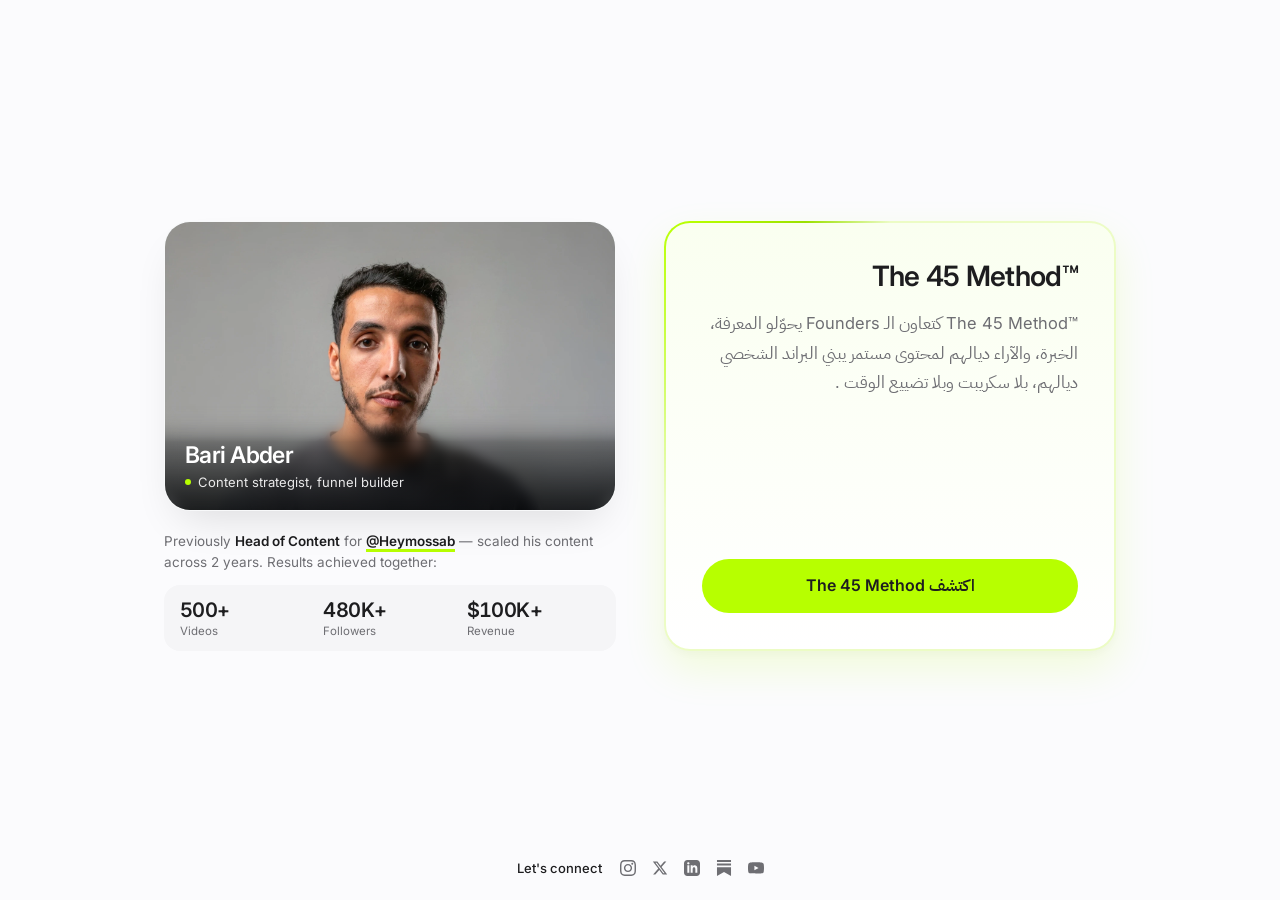
<file: index.html>
<!DOCTYPE html>
<html lang="ar" dir="rtl">
<head>
  <meta charset="UTF-8">
  <meta name="viewport" content="width=device-width, initial-scale=1.0">
  <title>Bari Abder — The 45 Method™</title>
  <meta name="description" content="Content strategist, funnel builder. The 45 Method™ helps founders turn their existing knowledge, experience, and opinions into consistent personal brand content.">
  <link rel="canonical" href="https://www.bariabder.com/">
  <link rel="icon" type="image/png" href="https://www.bariabder.com/fav-icon.png">

  <link rel="preconnect" href="https://fonts.googleapis.com">
  <link rel="preconnect" href="https://fonts.gstatic.com" crossorigin>
  <link href="https://fonts.googleapis.com/css2?family=IBM+Plex+Sans+Arabic:wght@400;500;600&family=Inter:wght@400;500;600;700&display=swap" rel="stylesheet">

  <style>
    :root {
      --bg: #FBFBFD;
      --surface: #FFFFFF;
      --surface-subtle: #F5F5F7;
      --ink: #1D1D1F;
      --ink-muted: #6E6E73;
      --border: rgba(0, 0, 0, 0.08);
      --lime: #B7FF00;
      --lime-hover: #c5ff33;
    }

    @property --border-angle {
      syntax: "<angle>";
      inherits: true;
      initial-value: 0turn;
    }

    *, *::before, *::after {
      box-sizing: border-box;
      margin: 0;
      padding: 0;
    }

    body {
      background-color: var(--bg);
      color: var(--ink);
      font-family: 'IBM Plex Sans Arabic', 'Inter', -apple-system, BlinkMacSystemFont, sans-serif;
      -webkit-font-smoothing: antialiased;
      -moz-osx-font-smoothing: grayscale;
    }

    .en {
      font-family: 'Inter', -apple-system, BlinkMacSystemFont, sans-serif;
      direction: ltr;
      display: inline-block;
    }

    .shell {
      max-width: 1000px;
      min-height: 100dvh;
      margin: 0 auto;
      padding: 28px 24px 24px;
      display: flex;
      flex-direction: column;
      justify-content: space-between;
    }

    /* Desktop: Locked single viewport, zero scroll */
    @media (min-width: 861px) {
      html, body {
        height: 100dvh;
        overflow: hidden;
      }

      .shell {
        height: 100dvh;
        padding-top: 32px;
        padding-bottom: 24px;
      }
    }

    /* Main Split Grid: Equal, symmetrical 50/50 columns centered vertically */
    main {
      margin: auto 0;
      display: grid;
      grid-template-columns: 1fr 1fr;
      gap: 48px;
      align-items: stretch;
      direction: ltr;
    }

    /* LEFT: Portrait Card + Track Record */
    .profile-side {
      direction: ltr;
      display: flex;
      flex-direction: column;
      justify-content: space-between;
      gap: 20px;
    }

    .portrait-card {
      position: relative;
      width: 100%;
      height: 290px;
      border-radius: 26px;
      overflow: hidden;
      background: #E8ECEF;
      box-shadow: 0 20px 44px -16px rgba(0, 0, 0, 0.14);
      border: 1px solid rgba(255, 255, 255, 0.7);
    }

    .portrait-card img {
      width: 100%;
      height: 100%;
      object-fit: cover;
      object-position: center 20%;
      display: block;
    }

    /* Bottom Blur Overlay with Name & Bio */
    .portrait-bottom-overlay {
      position: absolute;
      inset: auto 0 0 0;
      padding: 36px 20px 18px;
      background: linear-gradient(to top, rgba(12, 14, 16, 0.78) 0%, rgba(12, 14, 16, 0.45) 55%, transparent 100%);
      backdrop-filter: blur(6px);
      -webkit-backdrop-filter: blur(6px);
      mask-image: linear-gradient(to top, black 65%, transparent 100%);
      -webkit-mask-image: linear-gradient(to top, black 65%, transparent 100%);
      color: #FFFFFF;
    }

    .portrait-bottom-overlay h1 {
      font-family: 'Inter', -apple-system, BlinkMacSystemFont, sans-serif;
      font-size: 23px;
      font-weight: 600;
      letter-spacing: -0.025em;
      line-height: 1.15;
      color: #FFFFFF;
    }

    .portrait-subtitle {
      display: inline-flex;
      align-items: center;
      gap: 7px;
      margin-top: 4px;
      font-family: 'Inter', sans-serif;
      font-size: 13px;
      font-weight: 400;
      color: rgba(255, 255, 255, 0.9);
    }

    .portrait-subtitle .lime-dot {
      width: 6px;
      height: 6px;
      border-radius: 50%;
      background: var(--lime);
      flex-shrink: 0;
    }

    /* Track Record (English) */
    .proof-block {
      font-family: 'Inter', -apple-system, BlinkMacSystemFont, sans-serif;
    }

    .proof-line {
      font-size: 13.5px;
      color: var(--ink-muted);
      line-height: 1.55;
      margin-bottom: 12px;
    }

    .proof-line strong {
      color: var(--ink);
      font-weight: 600;
    }

    .proof-line a {
      color: var(--ink);
      font-weight: 600;
      text-decoration: underline;
      text-decoration-color: var(--lime);
      text-decoration-thickness: 2.5px;
      text-underline-offset: 3px;
    }

    .proof-line a:hover {
      opacity: 0.8;
    }

    .stats {
      display: grid;
      grid-template-columns: repeat(3, 1fr);
      gap: 10px;
      background: var(--surface-subtle);
      padding: 13px 16px;
      border-radius: 16px;
    }

    .stat-val {
      font-size: 20px;
      font-weight: 600;
      letter-spacing: -0.03em;
      font-variant-numeric: tabular-nums;
      color: var(--ink);
    }

    .stat-lbl {
      font-size: 11.5px;
      color: var(--ink-muted);
      margin-top: 2px;
    }

    /* RIGHT: Highlighted Service Card with Animated Stroke & Smooth 3s Shake */
    .service-card {
      position: relative;
      direction: rtl;
      display: flex;
      flex-direction: column;
      justify-content: space-between;
      border-radius: 26px;
      padding: 36px;
      border: 2px solid transparent;
      background:
        linear-gradient(180deg, #FAFFF0 0%, #FFFFFF 100%) padding-box,
        conic-gradient(
          from var(--border-angle),
          rgba(183, 255, 0, 0.22) 0%,
          rgba(183, 255, 0, 0.22) 70%,
          #B7FF00 88%,
          #9be000 94%,
          rgba(183, 255, 0, 0.22) 100%
        ) border-box;
      box-shadow: 0 18px 40px rgba(183, 255, 0, 0.14), 0 4px 12px rgba(0, 0, 0, 0.03);
      animation:
        spinStroke 3.6s linear infinite,
        gentleShake 3s cubic-bezier(0.36, 0.07, 0.19, 0.97) infinite;
      will-change: transform;
    }

    .service-card:hover {
      animation-play-state: running, paused;
    }

    @keyframes spinStroke {
      to {
        --border-angle: 1turn;
      }
    }

    @keyframes gentleShake {
      0%, 80%, 100% {
        transform: translate3d(0, 0, 0) rotate(0deg);
      }
      84% {
        transform: translate3d(-3px, 0, 0) rotate(-0.4deg);
      }
      88% {
        transform: translate3d(3px, 0, 0) rotate(0.4deg);
      }
      92% {
        transform: translate3d(-2px, 0, 0) rotate(-0.25deg);
      }
      96% {
        transform: translate3d(1.5px, 0, 0) rotate(0.15deg);
      }
    }

    .service-title {
      font-family: 'Inter', sans-serif;
      direction: ltr;
      text-align: right;
      font-size: 28px;
      font-weight: 600;
      letter-spacing: -0.025em;
      margin-bottom: 16px;
      color: var(--ink);
    }

    .service-copy {
      font-size: 16.5px;
      line-height: 1.8;
      color: var(--ink-muted);
      margin-bottom: 28px;
    }

    .btn-cta {
      display: inline-flex;
      align-items: center;
      justify-content: center;
      gap: 8px;
      width: 100%;
      padding: 15px 24px;
      background: var(--lime);
      color: var(--ink);
      font-size: 16px;
      font-weight: 600;
      border-radius: 999px;
      text-decoration: none;
      transition: transform 0.15s ease, background-color 0.15s ease;
    }

    .btn-cta:hover {
      background: var(--lime-hover);
      transform: translateY(-1px);
    }

    /* Footer pinned at the very bottom */
    footer {
      direction: ltr;
      display: flex;
      align-items: center;
      justify-content: center;
      gap: 18px;
      padding-top: 20px;
      font-size: 13px;
      color: var(--ink-muted);
    }

    .connect-label {
      font-family: 'Inter', sans-serif;
      font-weight: 500;
      color: var(--ink);
      font-size: 13px;
    }

    .socials {
      display: flex;
      align-items: center;
      gap: 16px;
    }

    .socials a {
      color: var(--ink-muted);
      display: inline-flex;
      transition: color 0.15s ease;
    }

    .socials a:hover {
      color: var(--ink);
    }

    .socials svg {
      width: 16px;
      height: 16px;
      fill: currentColor;
    }

    /* Mobile: Stacked cleanly with generous breathing room between containers */
    @media (max-width: 860px) {
      .shell {
        padding-top: 79px;
        padding-bottom: 79px;
        gap: 28px;
      }

      main {
        grid-template-columns: 1fr;
        gap: 36px;
        margin: 0;
      }

      .portrait-card {
        height: 270px;
        border-radius: 22px;
      }

      .service-card {
        padding: 24px;
        border-radius: 22px;
      }

      .service-title {
        font-size: 22px;
        margin-bottom: 10px;
      }

      .service-copy {
        font-size: 14.5px;
        margin-bottom: 20px;
      }

      .stats {
        padding: 12px 14px;
      }

      .stat-val {
        font-size: 18px;
      }

      footer {
        margin-top: auto;
        padding-top: 20px;
        gap: 14px;
      }
    }
  </style>
</head>

<body>
  <div class="shell">

    <!-- MAIN -->
    <main>

      <!-- LEFT: PORTRAIT CARD + TRACK RECORD -->
      <section class="profile-side">
        <div class="portrait-card">
          <img src="bariabder.webp" alt="Bari Abder">
          <div class="portrait-bottom-overlay">
            <h1>Bari Abder</h1>
            <div class="portrait-subtitle">
              <span class="lime-dot"></span>
              <span>Content strategist, funnel builder</span>
            </div>
          </div>
        </div>

        <div class="proof-block">
          <p class="proof-line">
            Previously <strong>Head of Content</strong> for <a href="https://www.instagram.com/heymossab/" target="_blank" rel="noopener noreferrer">@Heymossab</a> — scaled his content across 2 years. Results achieved together:
          </p>

          <div class="stats">
            <div>
              <div class="stat-val">500+</div>
              <div class="stat-lbl">Videos</div>
            </div>
            <div>
              <div class="stat-val">480K+</div>
              <div class="stat-lbl">Followers</div>
            </div>
            <div>
              <div class="stat-val">$100K+</div>
              <div class="stat-lbl">Revenue</div>
            </div>
          </div>
        </div>
      </section>

      <!-- RIGHT: SERVICE + CTA -->
      <section class="service-card">
        <div>
          <h2 class="service-title">The 45 Method™</h2>
          <p class="service-copy">
            <span class="en">The 45 Method™</span> كتعاون الـ <span class="en">Founders</span> يحوّلو المعرفة، الخبرة، والآراء ديالهم لمحتوى مستمر يبني البراند الشخصي ديالهم، بلا سكريبت وبلا تضييع الوقت .
          </p>
        </div>

        <a href="/the45method/" class="btn-cta">
          <span>اكتشف <span class="en">The 45 Method</span></span>
        </a>
      </section>

    </main>

    <!-- FOOTER -->
    <footer>
      <span class="connect-label">Let's connect</span>
      <div class="socials">
        <a href="https://instagram.com/bariabder" target="_blank" rel="noopener noreferrer" aria-label="Instagram">
          <svg viewBox="0 0 24 24"><path d="M12 2.163c3.204 0 3.584.012 4.85.07 3.252.148 4.771 1.691 4.919 4.919.058 1.265.069 1.645.069 4.849 0 3.205-.012 3.584-.069 4.849-.149 3.225-1.664 4.771-4.919 4.919-1.266.058-1.644.07-4.85.07-3.204 0-3.584-.012-4.849-.07-3.26-.149-4.771-1.699-4.919-4.92-.058-1.265-.07-1.644-.07-4.849 0-3.204.013-3.583.07-4.849.149-3.227 1.664-4.771 4.919-4.919 1.266-.057 1.645-.069 4.849-.069zm0-2.163c-3.259 0-3.667.014-4.947.072-4.358.2-6.78 2.618-6.98 6.98-.059 1.281-.073 1.689-.073 4.948 0 3.259.014 3.668.072 4.948.2 4.358 2.618 6.78 6.98 6.98 1.281.058 1.689.072 4.948.072 3.259 0 3.668-.014 4.948-.072 4.354-.2 6.782-2.618 6.979-6.98.059-1.28.073-1.689.073-4.948 0-3.259-.014-3.667-.072-4.947-.196-4.354-2.617-6.78-6.979-6.98-1.281-.059-1.69-.073-4.949-.073zm0 5.838c-3.403 0-6.162 2.759-6.162 6.162s2.759 6.163 6.162 6.163 6.162-2.759 6.162-6.163c0-3.403-2.759-6.162-6.162-6.162zm0 10.162c-2.209 0-4-1.79-4-4 0-2.209 1.791-4 4-4s4 1.791 4 4c0 2.21-1.791 4-4 4zm6.406-11.845c-.796 0-1.441.645-1.441 1.44s.645 1.44 1.441 1.44c.795 0 1.439-.645 1.439-1.44s-.644-1.44-1.439-1.44z"/></svg>
        </a>
        <a href="https://x.com/bariabder" target="_blank" rel="noopener noreferrer" aria-label="X">
          <svg viewBox="0 0 24 24"><path d="M18.244 2.25h3.308l-7.227 8.26 8.502 11.24H16.17l-5.214-6.817L4.99 21.75H1.68l7.73-8.835L1.254 2.25H8.08l4.713 6.231zm-1.161 17.52h1.833L7.084 4.126H5.117z"/></svg>
        </a>
        <a href="https://linkedin.com/in/bariabder" target="_blank" rel="noopener noreferrer" aria-label="LinkedIn">
          <svg viewBox="0 0 24 24"><path d="M19 0h-14c-2.761 0-5 2.239-5 5v14c0 2.761 2.239 5 5 5h14c2.762 0 5-2.239 5-5v-14c0-2.761-2.238-5-5-5zm-11 19h-3v-11h3v11zm-1.5-12.268c-.966 0-1.75-.79-1.75-1.764s.784-1.764 1.75-1.764 1.75.79 1.75 1.764-.783 1.764-1.75 1.764zm13.5 12.268h-3v-5.604c0-3.368-4-3.113-4 0v5.604h-3v-11h3v1.765c1.396-2.586 7-2.777 7 2.476v6.759z"/></svg>
        </a>
        <a href="https://bariabder.substack.com" target="_blank" rel="noopener noreferrer" aria-label="Substack">
          <svg viewBox="0 0 24 24"><path d="M22.539 8.242H1.46V5.406h21.08v2.836zM1.46 10.812V24L12 18.11 22.54 24V10.812H1.46zM22.54 0H1.46v2.836h21.08V0z"/></svg>
        </a>
        <a href="https://www.youtube.com/@bariabder" target="_blank" rel="noopener noreferrer" aria-label="YouTube">
          <svg viewBox="0 0 24 24"><path d="M23.498 6.186a3.016 3.016 0 0 0-2.122-2.136C19.505 3.5 12 3.5 12 3.5s-7.505 0-9.377.55A3.016 3.016 0 0 0 .501 6.186C0 8.057 0 12 0 12s0 3.943.501 5.814a3.016 3.016 0 0 0 2.122 2.136C4.495 20.5 12 20.5 12 20.5s7.505 0 9.376-.55a3.016 3.016 0 0 0 2.122-2.136C24 15.943 24 12 24 12s0-3.943-.502-5.814zM9.6 15.5v-7l6.3 3.5-6.3 3.5z"/></svg>
        </a>
      </div>
    </footer>

  </div>
</body>
</html>
</file>
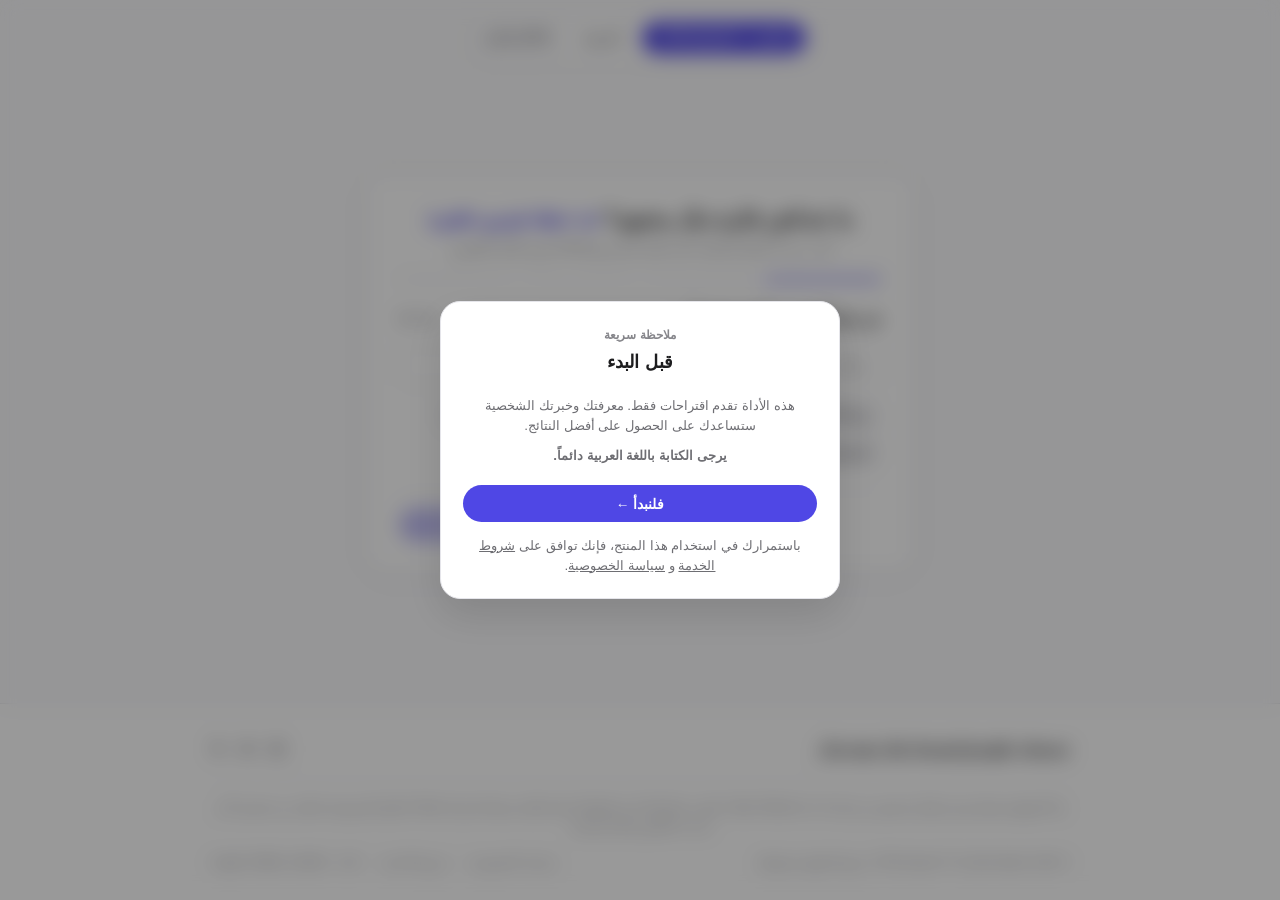
<file: idea/index.html>
<!DOCTYPE html>
<html lang="ar" dir="rtl">
<head>
    <meta charset="UTF-8">
    <meta name="viewport" content="width=device-width, initial-scale=1.0">
    <title>أداة توليد الأفكار — OTM System</title>

    <link rel="preconnect" href="https://fonts.googleapis.com">
    <link rel="preconnect" href="https://fonts.gstatic.com" crossorigin>
    <link href="https://fonts.googleapis.com/css2?family=Cairo:wght@400;500;600;700;800&family=Playfair+Display:ital,wght@1,600&display=swap" rel="stylesheet">

    <link rel="stylesheet" href="style.css">
    <link rel="icon" type="image/png" href="main-logo.png">
</head>
<body>

    <!-- Floating Minimal Top Navigation -->
    <header class="top-nav-header">
        <nav class="top-nav-pill">
            <a href="https://bariabder.com/" class="nav-btn-cta">إكتشف ™OTM System</a>
            <a href="https://blog.bariabder.com/" class="nav-link-item">المدونة</a>
            <span class="nav-badge-free">100% مجاني</span>
        </nav>
    </header>

    <div id="notification" class="notification"></div>

    <!-- Welcome Modal Overlay -->
    <div id="welcome-modal" class="modal-overlay">
        <div class="modal-card">
            <div class="modal-header-block">
                <span class="modal-meta">ملاحظة سريعة</span>
                <h2>قبل البدء</h2>
            </div>
            <div class="modal-body-block">
                <p>هذه الأداة تقدم اقتراحات فقط. معرفتك وخبرتك الشخصية ستساعدك على الحصول على أفضل النتائج.</p>
                <p class="modal-highlight">يرجى الكتابة باللغة العربية دائماً.</p>

                <button id="close-modal-btn">فلنبدأ ←</button>

                <p class="modal-footer-note">
                    باستمرارك في استخدام هذا المنتج، فإنك توافق على <a href="/Terms-of-Service">شروط الخدمة</a> و <a href="/privacy">سياسة الخصوصية</a>.
                </p>
            </div>
        </div>
    </div>

    <!-- Main Container -->
    <main class="container">
        <div id="wizard-flow">
            <div class="wizard-card-container">
                
                <!-- Compact Hero Header -->
                <header class="main-header">
                    <h1>ما عندكش فكرة ديال محتوى؟ <span>خذ خطة فيديو جاهزة</span></h1>
                    <p class="main-subtitle">أجب عن 4 أسئلة واحصل على فكرة فيديو مع Hook ونص كامل للتصوير.</p>
                </header>

                <!-- Thin Minimal Progress Bar -->
                <div class="progress-bar">
                    <div class="progress-segment active"></div>
                    <div class="progress-segment"></div>
                    <div class="progress-segment"></div>
                    <div class="progress-segment"></div>
                </div>

                <!-- Step 1 -->
                <section class="step-section active" id="step-1">
                    <div class="step-header">
                        <h2>من هو الجمهور المستهدف؟</h2>
                        <span class="step-num">01 / 04</span>
                    </div>
                    <div class="input-wrapper">
                        <input type="text" id="audience" placeholder="مثال: رواد الأعمال، المهتمون باللياقة..." autocomplete="off">
                    </div>
                    <div class="examples-container">
                        <span class="example-tag">رواد الأعمال</span>
                        <span class="example-tag">المهتمون بالذكاء الاصطناعي</span>
                        <span class="example-tag">المهتمون باللياقة</span>
                        <span class="example-tag">الطلاب</span>
                        <span class="example-tag">المسافرون</span>
                        <span class="example-tag">محبو التصوير</span>
                    </div>
                </section>

                <!-- Step 2 -->
                <section class="step-section" id="step-2">
                    <div class="step-header">
                        <h2>ما هو الهدف من هذا الفيديو؟</h2>
                        <span class="step-num">02 / 04</span>
                    </div>
                    <div class="options-grid">
                        <div class="card-option" data-value="CONTENT ATTRACT">
                            <h3>جذب</h3>
                            <p>مشاهدين جدد</p>
                        </div>
                        <div class="card-option" data-value="CONTENT POSITIONING">
                            <h3>مكانة</h3>
                            <p>إظهار الخبرة والسلطة</p>
                        </div>
                        <div class="card-option" data-value="CONTENT NURTURE">
                            <h3>تثقيف</h3>
                            <p>تعميق الثقة مع الجمهور</p>
                        </div>
                        <div class="card-option" data-value="CONTENT CONVERSION">
                            <h3>تحويل</h3>
                            <p>متابعة، حفظ، أو شراء</p>
                        </div>
                    </div>
                </section>

                <!-- Step 3 -->
                <section class="step-section" id="step-3">
                    <div class="step-header">
                        <h2>اختر أسلوب المحتوى</h2>
                        <span class="step-num">03 / 04</span>
                    </div>
                    <div class="options-grid">
                        <div class="card-option" data-value="Tips & advice and mistakes">
                            <h3>نصائح وإرشادات</h3>
                            <p>أطر عمل ودروس مستفادة</p>
                        </div>
                        <div class="card-option" data-value="Personal Story">
                            <h3>قصة شخصية</h3>
                            <p>تجارب واقعية لبناء الثقة</p>
                        </div>
                        <div class="card-option" data-value="Hot take , A contrarian or unpopular opinion">
                            <h3>رأي ضد السائد</h3>
                            <p>رأي غير مألوف يثير التفاعل</p>
                        </div>
                        <div class="card-option" data-value="Behind the scenes . Process, real life, day-in-the-life">
                            <h3>خلف الكواليس</h3>
                            <p>سير العمل والحياة اليومية</p>
                        </div>
                    </div>
                </section>

                <!-- Step 4 -->
                <section class="step-section" id="step-4">
                    <div class="step-header">
                        <h2>ما هي الرسالة أو القيمة الأساسية؟</h2>
                        <span class="step-num">04 / 04</span>
                    </div>
                    <div class="input-wrapper">
                        <textarea id="message" placeholder="اكتب الفكرة أو النتيجة الأساسية التي تريد مشاركتها..."></textarea>
                    </div>
                </section>

                <!-- Action Footer -->
                <div class="action-footer">
                    <button id="prev-btn" class="btn-secondary" style="display: none;">السابق</button>
                    <button id="next-btn" class="btn-primary disabled">متابعة ←</button>
                    <button id="generate" class="btn-primary" style="display: none;">توليد النص</button>
                </div>
            </div>
        </div>

        <div id="result" style="display: none;"></div>
    </main>

    <!-- Screenshot Style Footer -->
    <footer class="site-footer">
        <div class="footer-container">
            <div class="footer-top-row">
                <div class="footer-slogan">Become the brand people choose.</div>
                <div class="footer-socials">
                    <a href="https://instagram.com" target="_blank" rel="noopener" aria-label="Instagram">
                        <svg width="16" height="16" viewBox="0 0 24 24" fill="none" stroke="currentColor" stroke-width="2" stroke-linecap="round" stroke-linejoin="round"><rect x="2" y="2" width="20" height="20" rx="5" ry="5"/><path d="M16 11.37A4 4 0 1 1 12.63 8 4 4 0 0 1 16 11.37z"/><line x1="17.5" y1="6.5" x2="17.51" y2="6.5"/></svg>
                    </a>
                    <a href="https://youtube.com" target="_blank" rel="noopener" aria-label="YouTube">
                        <svg width="16" height="16" viewBox="0 0 24 24" fill="none" stroke="currentColor" stroke-width="2" stroke-linecap="round" stroke-linejoin="round"><path d="M22.54 6.42a2.78 2.78 0 0 0-1.94-2C18.88 4 12 4 12 4s-6.88 0-8.6.46a2.78 2.78 0 0 0-1.94 2A29 29 0 0 0 1 11.75a29 29 0 0 0 .46 5.33A2.78 2.78 0 0 0 3.4 19c1.72.46 8.6.46 8.6.46s6.88 0 8.6-.46a2.78 2.78 0 0 0 1.94-2 29 29 0 0 0 .46-5.25 29 29 0 0 0-.46-5.33z"/><polygon points="9.75 15.02 15.5 11.75 9.75 8.48 9.75 15.02"/></svg>
                    </a>
                    <a href="https://x.com" target="_blank" rel="noopener" aria-label="X">
                        <svg width="15" height="15" viewBox="0 0 24 24" fill="currentColor"><path d="M18.244 2.25h3.308l-7.227 8.26 8.502 11.24H16.17l-5.214-6.817L4.99 21.75H1.68l7.73-8.835L1.254 2.25H8.08l4.713 6.231zm-1.161 17.52h1.833L7.084 4.126H5.117z"/></svg>
                    </a>
                </div>
            </div>

            <div class="footer-divider"></div>

            <p class="footer-disclaimer">
                هذا الموقع مستقل وغير تابع أو مدعوم من شركة Meta Platforms, Inc. علامتي Facebook و Instagram هما ملكية مسجلة لشركة Meta. النتائج المعروضة تختلف من شخص لآخر حسب التطبيق والاستراتيجية.
            </p>

            <div class="footer-bottom-row">
                <div class="footer-copy">
                    © 2026 OTM System™ by Bari Abder. جميع الحقوق محفوظة.
                </div>
                <div class="footer-contact-legal">
                    <a href="/privacy">سياسة الخصوصية</a>
                    <span class="dot-sep">·</span>
                    <a href="/Terms-of-Service">شروط الخدمة</a>
                    <span class="dot-sep">·</span>
                    <a href="mailto:support@bariabder.com" class="footer-email">support@bariabder.com</a>
                </div>
            </div>
        </div>
    </footer>

    <script src="script.js"></script>
</body>
</html>
</file>
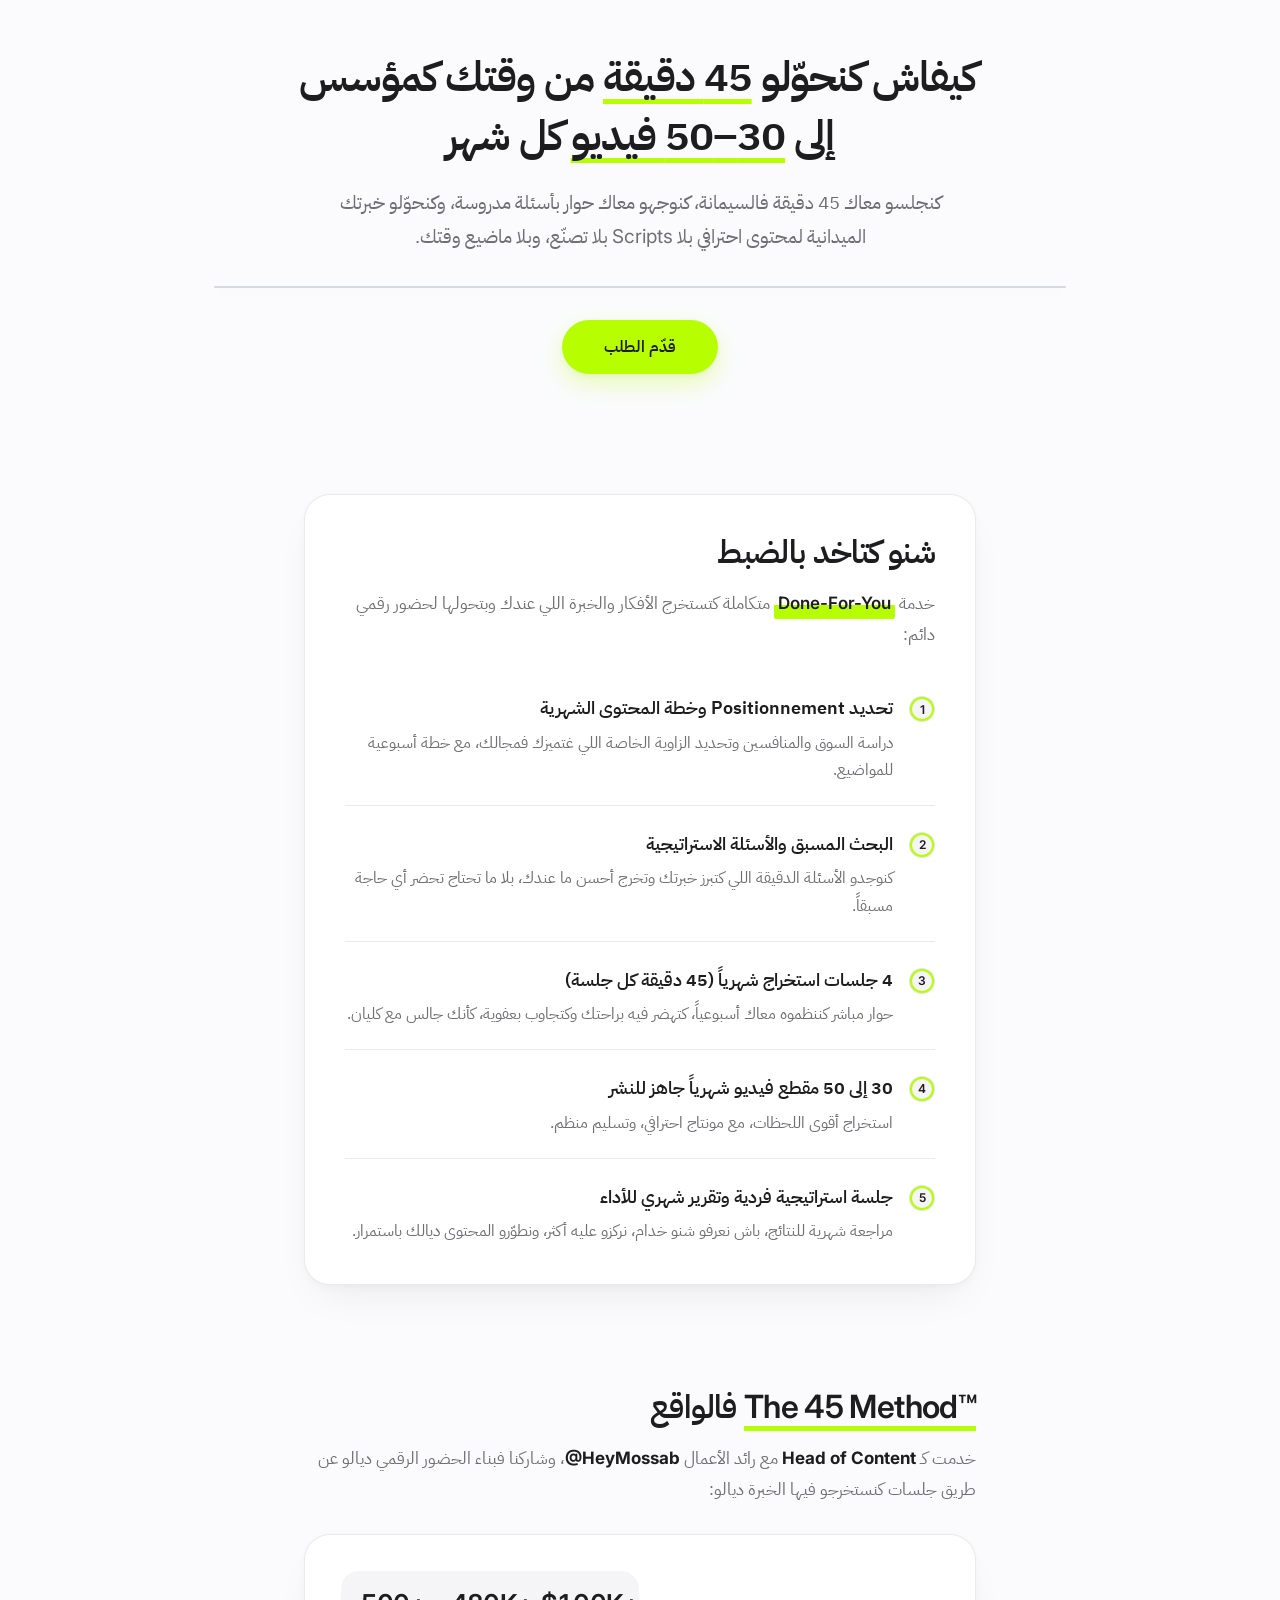
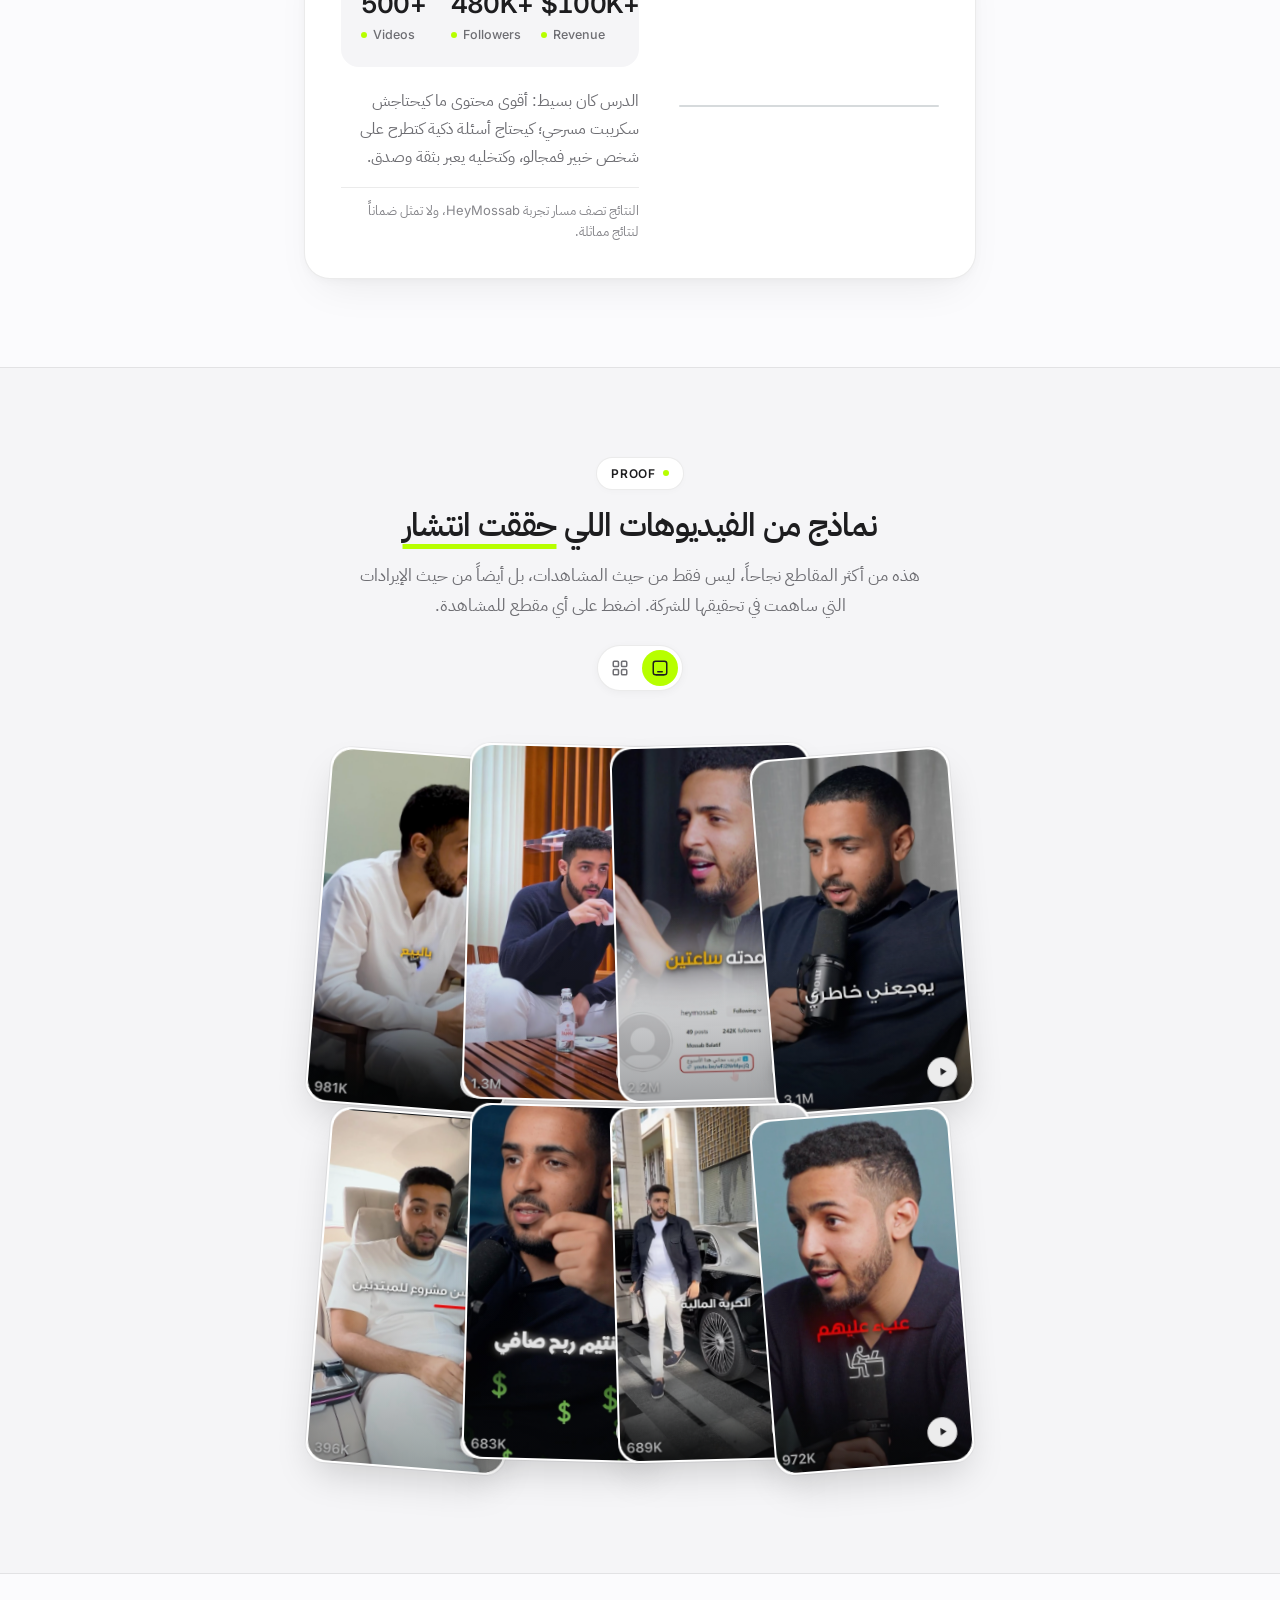
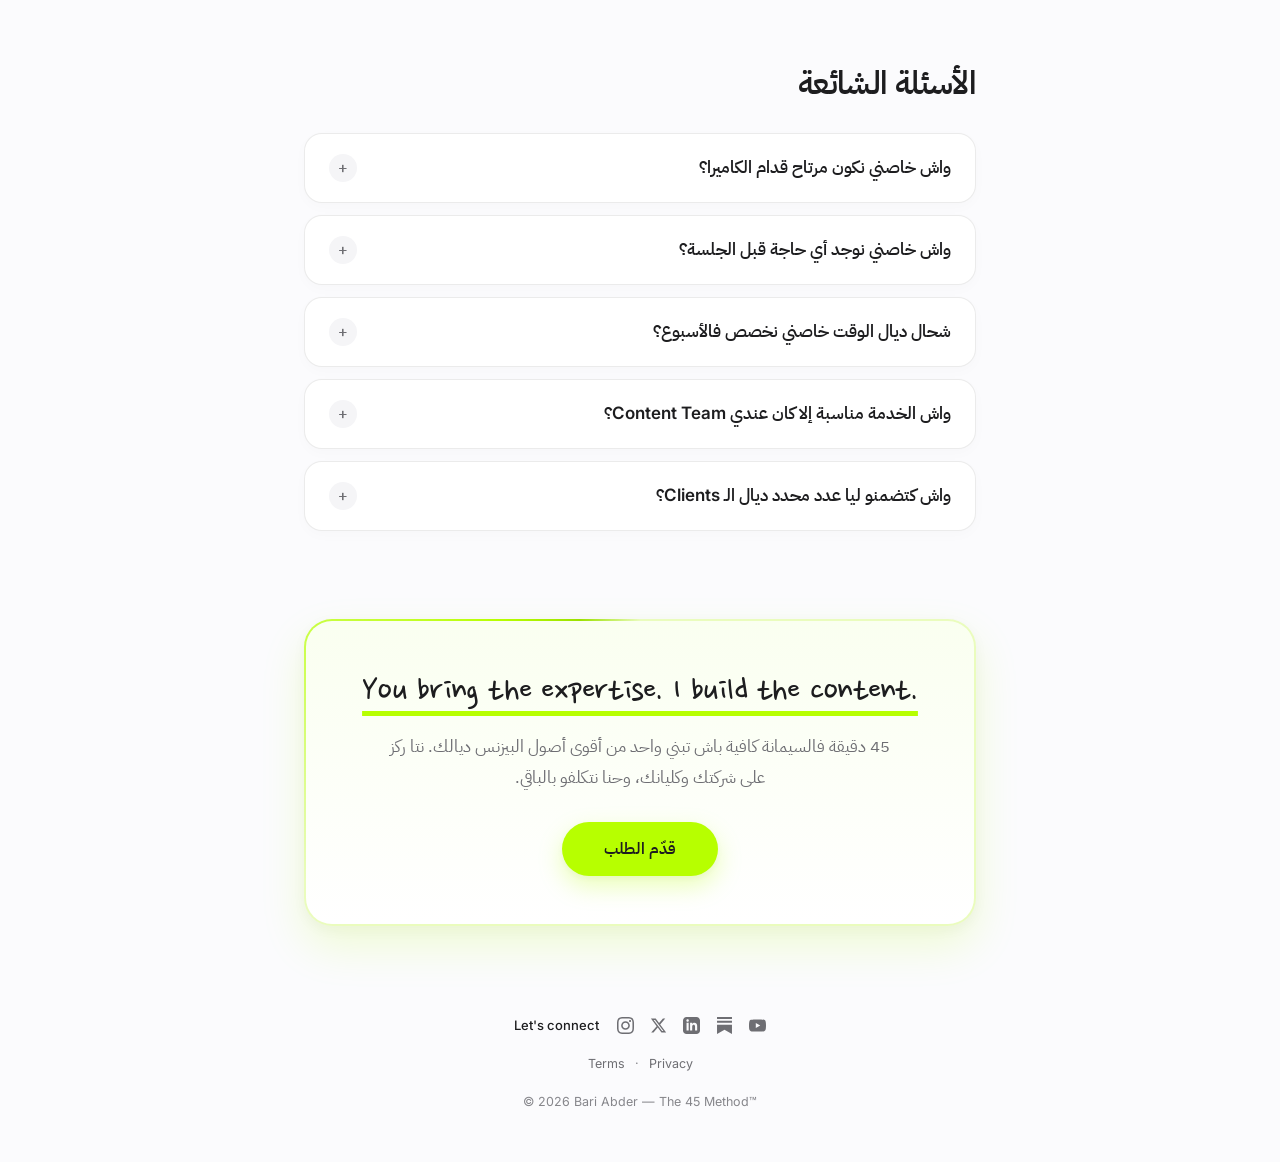
<file: the45method/index.html>
<!DOCTYPE html>
<html lang="ar" dir="rtl" class="scroll-smooth">
<head>
  <meta charset="UTF-8">
  <meta name="viewport" content="width=device-width, initial-scale=1.0">
  <title>Bari Abder — The 45 Method™</title>
  <meta name="description" content="خدمة Done-For-You متكاملة للـ Founders لتحويل 45 دقيقة أسبوعياً إلى محتوى احترافي ومستمر.">
  <link rel="canonical" href="https://www.bariabder.com/">
  <link rel="icon" type="image/png" href="https://www.bariabder.com/fav-icon.png">

  <!-- Typography: IBM Plex Sans Arabic, Inter & Nanum Pen Script -->
  <link rel="preconnect" href="https://fonts.googleapis.com">
  <link rel="preconnect" href="https://fonts.gstatic.com" crossorigin>
  <link href="https://fonts.googleapis.com/css2?family=IBM+Plex+Sans+Arabic:wght@400;500;600&family=Inter:wght@400;500;600;700&family=Nanum+Pen+Script&display=swap" rel="stylesheet">

  <style>
    :root {
      --bg: #FBFBFD;
      --surface: #FFFFFF;
      --surface-subtle: #F5F5F7;
      --ink: #1D1D1F;
      --ink-muted: #6E6E73;
      --ink-dim: #86868B;
      --border: rgba(0, 0, 0, 0.08);
      --border-strong: rgba(0, 0, 0, 0.14);
      --lime: #B7FF00;
      --lime-hover: #c5ff33;
      --lime-soft: rgba(183, 255, 0, 0.22);
      --lime-glow: rgba(183, 255, 0, 0.35);
      --shadow-card: 0 20px 44px -16px rgba(0, 0, 0, 0.08), 0 2px 8px rgba(0, 0, 0, 0.03);
      --shadow-elevated: 0 24px 48px -12px rgba(0, 0, 0, 0.14), 0 4px 12px rgba(0, 0, 0, 0.04);
    }

    @property --border-angle {
      syntax: "<angle>";
      inherits: true;
      initial-value: 0turn;
    }

    *, *::before, *::after {
      box-sizing: border-box;
      margin: 0;
      padding: 0;
    }

    html, body {
      max-width: 100%;
      overflow-x: hidden;
    }

    body {
      background-color: var(--bg);
      color: var(--ink);
      font-family: 'IBM Plex Sans Arabic', 'Inter', -apple-system, BlinkMacSystemFont, sans-serif;
      font-size: 17px;
      line-height: 1.8;
      -webkit-font-smoothing: antialiased;
      -moz-osx-font-smoothing: grayscale;
    }

    .en {
      font-family: 'Inter', -apple-system, BlinkMacSystemFont, sans-serif;
      direction: ltr;
      display: inline-block;
    }

    .container {
      width: 100%;
      max-width: 720px;
      margin: 0 auto;
      padding: 0 24px;
    }

    .container-wide {
      width: 100%;
      max-width: 900px;
      margin: 0 auto;
      padding: 0 24px;
    }

    .container-xl {
      width: 100%;
      max-width: 980px;
      margin: 0 auto;
      padding: 0 24px;
    }

    /* Typography */
    h1 {
      font-size: 42px;
      font-weight: 600;
      line-height: 1.4;
      letter-spacing: -0.025em;
      color: var(--ink);
      margin-bottom: 20px;
      word-break: break-word;
    }

    .headline-line {
      display: block;
      white-space: nowrap;
    }

    /* Clean Apple-style lime underline accent for light mode legibility */
    .headline-green {
      color: var(--ink);
      text-decoration: underline;
      text-decoration-color: var(--lime);
      text-decoration-thickness: 5px;
      text-underline-offset: 8px;
      text-decoration-skip-ink: none;
    }

    .badge-inline {
      background: linear-gradient(transparent 55%, var(--lime) 55%);
      padding: 0 4px;
      border-radius: 2px;
      color: var(--ink);
      font-weight: 600;
    }

    h2 {
      font-size: 32px;
      font-weight: 600;
      line-height: 1.35;
      letter-spacing: -0.02em;
      color: var(--ink);
      margin-bottom: 14px;
      word-break: break-word;
    }

    p.lead {
      font-size: 19px;
      line-height: 1.8;
      color: var(--ink-muted);
      max-width: 620px;
      margin: 0 auto;
    }

    section {
      padding: 88px 0;
    }

    /* Primary CTA Button (Matched to mainpage.html) */
    .btn-primary {
      display: inline-flex;
      align-items: center;
      justify-content: center;
      gap: 8px;
      background-color: var(--lime);
      color: var(--ink);
      font-family: inherit;
      font-size: 16px;
      font-weight: 600;
      padding: 15px 42px;
      border-radius: 999px;
      border: none;
      cursor: pointer;
      text-decoration: none;
      box-shadow: 0 10px 24px rgba(183, 255, 0, 0.28), 0 2px 6px rgba(0, 0, 0, 0.04);
      transition: transform 0.15s ease, background-color 0.15s ease, box-shadow 0.15s ease;
    }

    .btn-primary:hover {
      background-color: var(--lime-hover);
      transform: translateY(-1px);
      box-shadow: 0 14px 30px rgba(183, 255, 0, 0.38), 0 4px 10px rgba(0, 0, 0, 0.06);
    }

    .btn-primary:focus-visible {
      outline: 2px solid var(--ink);
      outline-offset: 4px;
    }

    /* Video Wrapper (Apple Hardware Frame Style) */
    .video-wrapper {
      border-radius: 26px;
      overflow: hidden;
      background: #E8ECEF;
      width: 100%;
      box-shadow: var(--shadow-elevated);
      border: 1px solid rgba(0, 0, 0, 0.08);
    }

    /* Deliverables Card Surface */
    .surface-card {
      background: var(--surface);
      border-radius: 26px;
      padding: 36px 40px;
      border: 1px solid var(--border);
      box-shadow: var(--shadow-card);
    }

    .deliverables-list {
      list-style: none;
      margin-top: 20px;
    }

    .deliverables-item {
      padding: 22px 0;
      border-bottom: 1px solid var(--border);
      display: flex;
      align-items: flex-start;
      gap: 16px;
    }

    .deliverables-item:last-child {
      border-bottom: none;
      padding-bottom: 4px;
    }

    .deliverables-dot {
      width: 26px;
      height: 26px;
      border-radius: 50%;
      background: var(--surface-subtle);
      border: 1px solid var(--border);
      display: inline-flex;
      align-items: center;
      justify-content: center;
      font-family: 'Inter', sans-serif;
      font-size: 12px;
      font-weight: 600;
      color: var(--ink);
      flex-shrink: 0;
      margin-top: 4px;
      box-shadow: inset 0 0 0 2px var(--lime);
    }

    .deliverables-title {
      font-size: 18px;
      font-weight: 600;
      color: var(--ink);
      margin-bottom: 4px;
    }

    .deliverables-desc {
      color: var(--ink-muted);
      font-size: 15.5px;
      line-height: 1.75;
    }

    /* Proof Section (Matched to mainpage.html stats & card look) */
    .proof-card {
      background: var(--surface);
      border-radius: 26px;
      padding: 36px;
      border: 1px solid var(--border);
      box-shadow: var(--shadow-card);
      margin-top: 28px;
    }

    .proof-grid {
      display: grid;
      grid-template-columns: 1fr;
      gap: 32px;
      align-items: center;
    }

    @media (min-width: 768px) {
      .proof-grid {
        grid-template-columns: 260px 1fr;
        gap: 40px;
      }
    }

    .proof-video-frame {
      border-radius: 22px;
      overflow: hidden;
      background: #E8ECEF;
      width: 100%;
      max-width: 300px;
      margin: 0 auto;
      box-shadow: 0 16px 36px -12px rgba(0, 0, 0, 0.14);
      border: 1px solid var(--border);
    }

    .stats-row {
      display: grid;
      grid-template-columns: repeat(3, 1fr);
      gap: 12px;
      direction: ltr;
      background: var(--surface-subtle);
      padding: 18px 20px;
      border-radius: 18px;
      margin-bottom: 20px;
    }

    .stats-row > div {
      text-align: left;
      min-width: 0;
    }

    .stat-number {
      font-family: 'Inter', -apple-system, BlinkMacSystemFont, sans-serif;
      font-size: 26px;
      font-weight: 600;
      color: var(--ink);
      line-height: 1.15;
      letter-spacing: -0.03em;
      white-space: nowrap;
      font-variant-numeric: tabular-nums;
    }

    .stat-label {
      font-family: 'Inter', sans-serif;
      font-size: 12.5px;
      font-weight: 500;
      color: var(--ink-muted);
      margin-top: 4px;
      display: inline-flex;
      align-items: center;
      gap: 6px;
    }

    .stat-label::before {
      content: '';
      width: 6px;
      height: 6px;
      border-radius: 50%;
      background: var(--lime);
      display: inline-block;
    }

    .proof-disclaimer {
      font-size: 13px;
      color: var(--ink-dim);
      line-height: 1.6;
      padding-top: 12px;
      border-top: 1px solid var(--border);
    }

    /* ========================================================
       SECTION: VIRAL PROOF
       ======================================================== */
    .viral-section {
      padding: 88px 0;
      background: var(--surface-subtle);
      border-top: 1px solid var(--border);
      border-bottom: 1px solid var(--border);
    }

    .section-header {
      text-align: center;
      margin-bottom: 44px;
    }

    .section-eyebrow {
      font-family: 'Inter', sans-serif;
      font-size: 12px;
      font-weight: 600;
      letter-spacing: 0.06em;
      color: var(--ink);
      background: var(--surface);
      border: 1px solid var(--border);
      padding: 5px 14px;
      border-radius: 999px;
      display: inline-flex;
      align-items: center;
      gap: 7px;
      margin-bottom: 14px;
      text-transform: uppercase;
      box-shadow: 0 2px 6px rgba(0, 0, 0, 0.02);
    }

    .section-eyebrow::before {
      content: '';
      width: 6px;
      height: 6px;
      border-radius: 50%;
      background: var(--lime);
    }

    .section-subtitle {
      color: var(--ink-muted);
      font-size: 16.5px;
      max-width: 580px;
      margin: 0 auto;
      line-height: 1.8;
    }

    /* Layout Toggle: Apple Segmented Pill */
    .view-toggle {
      display: inline-flex;
      align-items: center;
      gap: 4px;
      background: var(--surface);
      border: 1px solid var(--border);
      padding: 4px;
      border-radius: 999px;
      margin-top: 24px;
      box-shadow: 0 2px 8px rgba(0, 0, 0, 0.04);
    }

    .view-toggle button {
      background: none;
      border: none;
      color: var(--ink-muted);
      display: inline-flex;
      align-items: center;
      justify-content: center;
      width: 36px;
      height: 36px;
      border-radius: 999px;
      cursor: pointer;
      transition: all 0.2s ease;
    }

    .view-toggle button svg {
      width: 18px;
      height: 18px;
      stroke: currentColor;
      fill: none;
      stroke-width: 2;
      stroke-linecap: round;
      stroke-linejoin: round;
    }

    .view-toggle button.active {
      background: var(--lime);
      color: var(--ink);
    }

    .view-toggle button:not(.active):hover {
      color: var(--ink);
      background: var(--surface-subtle);
    }

    /* FAN STACK CONTAINER */
    .viral-stack-wrapper {
      position: relative;
      width: 100%;
      display: flex;
      flex-direction: column;
      align-items: center;
      gap: 10px;
      margin: 10px 0;
    }

    .stack-row {
      position: relative;
      display: flex;
      justify-content: center;
      align-items: center;
      perspective: 1200px;
      min-height: 380px;
      width: 100%;
    }

    .stack-row:last-child {
      margin-top: -30px;
    }

    .reel-card {
      position: relative;
      display: block;
      width: 200px;
      aspect-ratio: 9 / 16;
      border-radius: 20px;
      overflow: hidden;
      background: var(--surface);
      border: 2px solid #FFFFFF;
      text-decoration: none;
      box-shadow: 0 18px 38px -10px rgba(0, 0, 0, 0.18), 0 0 0 1px rgba(0, 0, 0, 0.06);
      transition: transform 0.4s cubic-bezier(0.2, 0.9, 0.3, 1),
                  box-shadow 0.4s cubic-bezier(0.2, 0.9, 0.3, 1),
                  opacity 0.35s ease,
                  border-color 0.35s ease;
      cursor: pointer;
      will-change: transform, box-shadow;
      flex-shrink: 0;
    }

    .reel-card img {
      width: 100%;
      height: 100%;
      object-fit: cover;
      display: block;
      border-radius: inherit;
      background-color: #E8ECEF;
    }

    .reel-card::before {
      content: '';
      position: absolute;
      inset: 0;
      border-radius: inherit;
      background: linear-gradient(to top, rgba(12, 14, 16, 0.5) 0%, rgba(12, 14, 16, 0.08) 40%, transparent 70%);
      pointer-events: none;
      opacity: 0.7;
      transition: opacity 0.3s ease;
      z-index: 2;
    }

    .reel-card::after {
      content: '';
      position: absolute;
      bottom: 14px;
      right: 14px;
      width: 30px;
      height: 30px;
      border-radius: 50%;
      background: rgba(255, 255, 255, 0.92) url("data:image/svg+xml,%3Csvg xmlns='http://www.w3.org/2000/svg' viewBox='0 0 24 24' fill='%231D1D1F'%3E%3Cpath d='M8 5v14l11-7z'/%3E%3C/svg%3E") no-repeat center center / 13px 13px;
      border: 1px solid rgba(0, 0, 0, 0.08);
      backdrop-filter: blur(6px);
      z-index: 3;
      box-shadow: 0 4px 12px rgba(0, 0, 0, 0.15);
      transition: transform 0.25s ease, background-color 0.25s ease;
    }

    .reel-card:hover::after {
      transform: scale(1.14);
      background-color: var(--lime);
    }

    .reel-card:hover::before {
      opacity: 0.2;
    }

    .layout-stack .reel-card {
      margin-inline: -26px;
    }

    .layout-stack #reel-1 { transform: translateY(6px) rotate(-4.5deg); z-index: 10; }
    .layout-stack #reel-2 { transform: translateY(-2px) rotate(-1.5deg); z-index: 9; }
    .layout-stack #reel-3 { transform: translateY(-2px) rotate(1.5deg); z-index: 8; }
    .layout-stack #reel-4 { transform: translateY(6px) rotate(4.5deg); z-index: 7; }

    .layout-stack #reel-5 { transform: translateY(6px) rotate(-4.5deg); z-index: 6; }
    .layout-stack #reel-6 { transform: translateY(-2px) rotate(-1.5deg); z-index: 5; }
    .layout-stack #reel-7 { transform: translateY(-2px) rotate(1.5deg); z-index: 4; }
    .layout-stack #reel-8 { transform: translateY(6px) rotate(4.5deg); z-index: 3; }

    .layout-stack .reel-card:hover {
      transform: translateY(-24px) scale(1.06) rotate(0deg) !important;
      z-index: 30 !important;
      border-color: var(--lime);
      box-shadow: 0 28px 50px -12px rgba(0, 0, 0, 0.26), 0 0 0 2px var(--lime);
    }

    .layout-stack:hover .reel-card:not(:hover) {
      opacity: 0.6;
      transform: scale(0.97);
    }

    /* GRID VIEW MODE */
    .layout-grid {
      display: flex !important;
      flex-direction: column;
      gap: 16px;
    }

    .layout-grid .stack-row {
      display: grid !important;
      grid-template-columns: repeat(4, 1fr);
      gap: 16px;
      min-height: auto;
      perspective: none;
      margin-top: 0 !important;
    }

    .layout-grid .reel-card {
      width: 100%;
      margin-inline: 0 !important;
      transform: none !important;
      z-index: 1 !important;
    }

    .layout-grid .reel-card:hover {
      transform: translateY(-6px) scale(1.02) !important;
      border-color: var(--lime);
      box-shadow: 0 20px 36px -10px rgba(0, 0, 0, 0.2), 0 0 0 2px var(--lime);
      z-index: 5 !important;
    }

    /* FAQ Accordion (Apple Clean Pill Rows) */
    .faq-accordion {
      display: flex;
      flex-direction: column;
      gap: 12px;
      margin-top: 28px;
    }

    .faq-item {
      background: var(--surface);
      border: 1px solid var(--border);
      border-radius: 18px;
      padding: 0 24px;
      box-shadow: 0 4px 14px rgba(0, 0, 0, 0.02);
      transition: border-color 0.2s ease, box-shadow 0.2s ease;
    }

    .faq-item.active {
      border-color: var(--border-strong);
      box-shadow: 0 10px 26px rgba(0, 0, 0, 0.05);
    }

    .faq-trigger {
      width: 100%;
      text-align: right;
      background: none;
      border: none;
      padding: 20px 0;
      font-family: inherit;
      font-size: 17px;
      font-weight: 600;
      color: var(--ink);
      cursor: pointer;
      display: flex;
      justify-content: space-between;
      align-items: center;
      gap: 14px;
    }

    .faq-icon {
      width: 28px;
      height: 28px;
      border-radius: 50%;
      background: var(--surface-subtle);
      display: inline-flex;
      align-items: center;
      justify-content: center;
      font-size: 16px;
      font-weight: 500;
      color: var(--ink-muted);
      flex-shrink: 0;
      user-select: none;
      transition: background-color 0.15s ease, color 0.15s ease;
    }

    .faq-item.active .faq-icon {
      background: var(--lime);
      color: var(--ink);
    }

    .faq-answer {
      display: none;
      padding-bottom: 20px;
      font-size: 15.5px;
      color: var(--ink-muted);
      line-height: 1.8;
    }

    .faq-item.active .faq-answer {
      display: block;
    }

    /* Final CTA: Signature Animated Card from mainpage.html */
    .final-cta {
      padding: 72px 0 64px;
    }

    .cta-highlight-card {
      position: relative;
      text-align: center;
      border-radius: 28px;
      padding: 48px 36px;
      border: 2px solid transparent;
      background:
        linear-gradient(180deg, #FAFFF0 0%, #FFFFFF 100%) padding-box,
        conic-gradient(
          from var(--border-angle),
          rgba(183, 255, 0, 0.25) 0%,
          rgba(183, 255, 0, 0.25) 70%,
          #B7FF00 88%,
          #9be000 94%,
          rgba(183, 255, 0, 0.25) 100%
        ) border-box;
      box-shadow: 0 20px 44px rgba(183, 255, 0, 0.16), 0 4px 14px rgba(0, 0, 0, 0.04);
      animation: spinStroke 3.6s linear infinite;
    }

    @keyframes spinStroke {
      to {
        --border-angle: 1turn;
      }
    }

    .signature-headline {
      font-family: 'Nanum Pen Script', cursive;
      font-size: 38px;
      font-weight: 400;
      line-height: 1.25;
      color: var(--ink);
      margin-bottom: 16px;
      direction: ltr;
    }

    /* Footer (Matched to mainpage.html) */
    footer {
      padding: 24px 0 48px;
      color: var(--ink-muted);
      font-size: 13.5px;
      text-align: center;
    }

    .footer-container {
      display: flex;
      flex-direction: column;
      align-items: center;
      gap: 16px;
    }

    .footer-connect-row {
      direction: ltr;
      display: flex;
      align-items: center;
      justify-content: center;
      gap: 18px;
    }

    .connect-label {
      font-family: 'Inter', sans-serif;
      font-weight: 500;
      color: var(--ink);
      font-size: 13px;
    }

    .footer-socials {
      display: flex;
      align-items: center;
      justify-content: center;
      gap: 16px;
    }

    .social-link {
      display: inline-flex;
      align-items: center;
      justify-content: center;
      color: var(--ink-muted);
      transition: color 0.15s ease;
    }

    .social-link:hover {
      color: var(--ink);
    }

    .social-link svg {
      width: 17px;
      height: 17px;
      fill: currentColor;
    }

    .footer-legal {
      direction: ltr;
      display: flex;
      align-items: center;
      justify-content: center;
      gap: 10px;
      font-family: 'Inter', sans-serif;
      font-size: 12.5px;
    }

    .footer-legal a {
      color: var(--ink-muted);
      text-decoration: none;
    }

    .footer-legal a:hover {
      color: var(--ink);
    }

    .footer-copy {
      font-family: 'Inter', sans-serif;
      color: var(--ink-dim);
      font-size: 12.5px;
      direction: ltr;
    }

    /* ========================================================
       MODAL: APPLE FROSTED SHEET
       ======================================================== */
    .modal-backdrop {
      position: fixed;
      inset: 0;
      background: rgba(29, 29, 31, 0.45);
      backdrop-filter: blur(10px);
      -webkit-backdrop-filter: blur(10px);
      z-index: 100;
      display: flex;
      align-items: center;
      justify-content: center;
      padding: 16px;
      opacity: 0;
      visibility: hidden;
      transition: opacity 0.2s ease, visibility 0.2s ease;
    }

    .modal-backdrop.open {
      opacity: 1;
      visibility: visible;
    }

    .modal-sheet {
      width: 100%;
      max-width: 560px;
      max-height: 92vh;
      overflow-y: auto;
      background: var(--surface);
      border-radius: 26px;
      padding: 36px 30px 28px;
      position: relative;
      border: 1px solid var(--border);
      box-shadow: 0 32px 64px -16px rgba(0, 0, 0, 0.22);
      -webkit-overflow-scrolling: touch;
    }

    .modal-close {
      position: absolute;
      top: 18px;
      left: 18px;
      width: 32px;
      height: 32px;
      border-radius: 50%;
      background: var(--surface-subtle);
      border: none;
      color: var(--ink-muted);
      cursor: pointer;
      font-size: 14px;
      display: inline-flex;
      align-items: center;
      justify-content: center;
      transition: background-color 0.15s ease, color 0.15s ease;
      z-index: 10;
    }

    .modal-close:hover {
      background: rgba(0, 0, 0, 0.08);
      color: var(--ink);
    }

    /* ========================================================
       REEL PREVIEW LIGHTBOX MODAL
       ======================================================== */
    .reel-modal-sheet {
      width: 100%;
      max-width: 390px;
      background: var(--surface);
      border-radius: 26px;
      padding: 16px 16px 18px;
      position: relative;
      border: 1px solid var(--border);
      box-shadow: 0 32px 64px -16px rgba(0, 0, 0, 0.28);
      display: flex;
      flex-direction: column;
      gap: 12px;
      transform: scale(0.96);
      transition: transform 0.22s cubic-bezier(0.2, 0.9, 0.3, 1);
    }

    .modal-backdrop.open .reel-modal-sheet {
      transform: scale(1);
    }

    .reel-modal-header {
      display: flex;
      align-items: center;
      justify-content: space-between;
      padding: 2px 4px;
      direction: ltr;
    }

    .reel-modal-badge {
      font-family: 'Inter', sans-serif;
      font-size: 12px;
      font-weight: 600;
      color: var(--ink);
      display: inline-flex;
      align-items: center;
      gap: 6px;
    }

    .reel-modal-badge::before {
      content: '';
      width: 7px;
      height: 7px;
      border-radius: 50%;
      background: var(--lime);
    }

    .reel-close-btn {
      width: 30px;
      height: 30px;
      border-radius: 50%;
      background: var(--surface-subtle);
      border: none;
      color: var(--ink-muted);
      cursor: pointer;
      font-size: 13px;
      display: inline-flex;
      align-items: center;
      justify-content: center;
      transition: background-color 0.15s ease, color 0.15s ease;
    }

    .reel-close-btn:hover {
      background: rgba(0, 0, 0, 0.08);
      color: var(--ink);
    }

    .reel-iframe-container {
      position: relative;
      width: 100%;
      height: 610px;
      max-height: 72vh;
      border-radius: 18px;
      overflow: hidden;
      background: var(--surface-subtle);
      border: 1px solid var(--border);
    }

    .reel-iframe-container iframe {
      width: 100%;
      height: 100%;
      border: none;
      display: block;
    }

    .reel-external-btn {
      display: inline-flex;
      align-items: center;
      justify-content: center;
      gap: 6px;
      width: 100%;
      padding: 11px 16px;
      border-radius: 999px;
      background: var(--surface-subtle);
      color: var(--ink);
      font-size: 13.5px;
      font-weight: 600;
      text-decoration: none;
      transition: background-color 0.15s ease;
    }

    .reel-external-btn:hover {
      background: #E8E8ED;
    }

    .flow-progress-bar {
      width: 100%;
      height: 5px;
      background: var(--surface-subtle);
      border-radius: 999px;
      margin-bottom: 24px;
      overflow: hidden;
    }

    .flow-progress-fill {
      height: 100%;
      width: 12.5%;
      background: var(--lime);
      transition: width 0.3s cubic-bezier(0.4, 0, 0.2, 1);
    }

    .form-step {
      display: none;
      opacity: 0;
      transform: translateY(8px);
      transition: opacity 0.2s ease, transform 0.2s ease;
    }

    .form-step.active {
      display: block;
      opacity: 1;
      transform: translateY(0);
    }

    .step-num {
      font-family: 'Inter', sans-serif;
      font-size: 12px;
      font-weight: 600;
      letter-spacing: 0.06em;
      color: var(--ink);
      background: var(--lime);
      padding: 3px 10px;
      border-radius: 999px;
      display: inline-block;
      margin-bottom: 10px;
    }

    .step-question {
      font-size: 21px;
      font-weight: 600;
      line-height: 1.45;
      color: var(--ink);
      margin-bottom: 8px;
    }

    .step-hint {
      font-size: 14px;
      color: var(--ink-muted);
      margin-bottom: 20px;
    }

    .choice-group {
      display: flex;
      flex-direction: column;
      gap: 10px;
    }

    .choice-card input[type="radio"] {
      position: absolute;
      opacity: 0;
      pointer-events: none;
    }

    .choice-box {
      display: flex;
      align-items: center;
      gap: 14px;
      padding: 13px 16px;
      background: var(--surface-subtle);
      border: 1.5px solid transparent;
      border-radius: 14px;
      cursor: pointer;
      transition: all 0.15s ease;
    }

    .choice-card:hover .choice-box {
      background: #EFEFF4;
      transform: translateX(-2px);
    }

    .choice-card input[type="radio"]:checked + .choice-box {
      background: #FAFFF0;
      border-color: var(--ink);
      box-shadow: 0 4px 12px rgba(0, 0, 0, 0.04);
    }

    .choice-key {
      font-family: 'Inter', sans-serif;
      display: inline-flex;
      align-items: center;
      justify-content: center;
      width: 26px;
      height: 26px;
      border-radius: 8px;
      background: var(--surface);
      border: 1px solid var(--border);
      font-size: 12px;
      font-weight: 600;
      color: var(--ink-muted);
      flex-shrink: 0;
    }

    .choice-card input[type="radio"]:checked + .choice-box .choice-key {
      background: var(--lime);
      color: var(--ink);
      border-color: var(--lime);
    }

    .choice-label {
      font-size: 15px;
      font-weight: 500;
      color: var(--ink);
    }

    .inputs-group {
      display: flex;
      flex-direction: column;
      gap: 16px;
      margin-bottom: 8px;
    }

    .input-field {
      display: flex;
      flex-direction: column;
      gap: 6px;
    }

    .input-field label {
      font-size: 13.5px;
      font-weight: 500;
      color: var(--ink-muted);
    }

    .input-field input {
      background: var(--surface-subtle);
      border: 1.5px solid var(--border);
      border-radius: 12px;
      padding: 13px 15px;
      font-size: 15px;
      color: var(--ink);
      font-family: inherit;
      outline: none;
      transition: border-color 0.15s ease, background-color 0.15s ease;
    }

    .input-field input:focus {
      background: var(--surface);
      border-color: var(--ink);
    }

    /* Slider Styling */
    .slider-container {
      padding: 24px 12px 12px;
      text-align: center;
      background: var(--surface-subtle);
      border-radius: 18px;
      margin-top: 8px;
    }

    .slider-display {
      font-family: 'Inter', sans-serif;
      font-size: 34px;
      font-weight: 700;
      color: var(--ink);
      letter-spacing: -0.03em;
      margin-bottom: 18px;
      font-variant-numeric: tabular-nums;
    }

    .slider-display .currency {
      font-family: 'IBM Plex Sans Arabic', sans-serif;
      font-size: 15px;
      color: var(--ink-muted);
      font-weight: 500;
    }

    input[type="range"] {
      -webkit-appearance: none;
      appearance: none;
      width: 100%;
      height: 6px;
      background: rgba(0, 0, 0, 0.12);
      border-radius: 4px;
      outline: none;
    }

    input[type="range"]::-webkit-slider-thumb {
      -webkit-appearance: none;
      appearance: none;
      width: 24px;
      height: 24px;
      border-radius: 50%;
      background: var(--lime);
      border: 2px solid var(--ink);
      cursor: pointer;
      box-shadow: 0 2px 8px rgba(0, 0, 0, 0.15);
      transition: transform 0.1s ease;
    }

    input[type="range"]::-webkit-slider-thumb:hover {
      transform: scale(1.12);
    }

    .slider-bounds {
      font-family: 'Inter', sans-serif;
      display: flex;
      justify-content: space-between;
      font-size: 12px;
      color: var(--ink-dim);
      margin-top: 14px;
      direction: ltr;
    }

    .step-nav {
      display: flex;
      align-items: center;
      margin-top: 24px;
    }

    .step-nav.space-between {
      justify-content: space-between;
    }

    .btn-step-back {
      background: none;
      border: none;
      color: var(--ink-muted);
      font-size: 14px;
      font-weight: 500;
      font-family: inherit;
      cursor: pointer;
      padding: 8px 12px;
    }

    .btn-step-back:hover {
      color: var(--ink);
    }

    .thank-you-box {
      text-align: center;
      padding: 28px 10px;
    }

    .success-checkmark {
      display: inline-flex;
      align-items: center;
      justify-content: center;
      width: 58px;
      height: 58px;
      border-radius: 50%;
      background: var(--lime);
      color: var(--ink);
      font-size: 26px;
      font-weight: bold;
      margin-bottom: 18px;
      box-shadow: 0 10px 24px rgba(183, 255, 0, 0.4);
    }

    .thank-you-title {
      font-size: 24px;
      font-weight: 600;
      color: var(--ink);
      margin-bottom: 10px;
    }

    .thank-you-desc {
      color: var(--ink-muted);
      font-size: 15px;
      line-height: 1.8;
      max-width: 440px;
      margin: 0 auto 24px;
    }

    /* --- MOBILE BREAKPOINTS --- */
    @media (max-width: 900px) {
      .reel-card {
        width: 165px;
      }
      .layout-stack .reel-card {
        margin-inline: -28px;
      }
      .stack-row {
        min-height: 310px;
      }
      .stack-row:last-child {
        margin-top: -20px;
      }
    }

    @media (max-width: 640px) {
      body {
        font-size: 16px;
      }

      section, .viral-section {
        padding: 56px 0;
      }

      h1 {
        font-size: 28px;
        line-height: 1.42;
      }

      .headline-line {
        display: inline;
        white-space: normal;
      }

      .headline-green {
        text-decoration-thickness: 3.5px;
        text-underline-offset: 6px;
      }

      h2 {
        font-size: 23px;
      }

      p.lead {
        font-size: 16.5px;
        line-height: 1.75;
      }

      .surface-card, .proof-card {
        padding: 24px 20px;
        border-radius: 22px;
      }

      .cta-highlight-card {
        padding: 36px 20px;
        border-radius: 24px;
      }

      .signature-headline {
        font-size: 26px;
        white-space: normal;
      }

      .btn-primary {
        width: 100%;
        max-width: 320px;
      }

      .stats-row {
        padding: 14px 12px;
      }

      .stat-number {
        font-size: 20px;
      }

      .stat-label {
        font-size: 11px;
      }

      .reel-card {
        width: 125px;
        border-radius: 14px;
      }

      .layout-stack .reel-card {
        margin-inline: -32px;
      }

      .stack-row {
        min-height: 240px;
      }

      .stack-row:last-child {
        margin-top: -15px;
      }

      .layout-grid .stack-row {
        grid-template-columns: repeat(2, 1fr);
        gap: 12px;
      }

      .reel-iframe-container {
        height: 540px;
      }
    }

    @media (max-width: 380px) {
      .stat-number {
        font-size: 18px;
      }
      .stat-label {
        font-size: 10px;
      }
      h1 {
        font-size: 25px;
      }
    }
  </style>

  <!-- Wistia Embedded Logic -->
  <script src="https://fast.wistia.com/player.js" async></script>
  <script src="https://fast.wistia.com/embed/5bd1e0alqr.js" async type="module"></script>
  <script src="https://fast.wistia.com/embed/9xo90klu92.js" async type="module"></script>
</head>

<body>

  <!-- 01. HERO -->
  <section style="padding-top: 48px; padding-bottom: 32px; text-align: center;">
    <div class="container">
      <h1>
        <span class="headline-line">
          كيفاش كنحوّلو <span class="headline-green">45 دقيقة</span> من وقتك كمؤسس
        </span>
        <span class="headline-line">
          إلى <span class="headline-green">30–50 فيديو</span> كل شهر
        </span>
      </h1>
      <p class="lead">
        كنجلسو معاك 45 دقيقة فالسيمانة، كنوجهو معاك حوار بأسئلة مدروسة، وكنحوّلو خبرتك الميدانية لمحتوى احترافي بلا <span class="en">Scripts</span> بلا تصنّع، وبلا ماضيع وقتك.
      </p>
    </div>

    <div class="container-wide" style="margin-top: 32px;">
      <div class="video-wrapper">
        <wistia-player media-id="5bd1e0alqr" aspect="1.7777777777777777"></wistia-player>
      </div>

      <div style="margin-top: 32px; text-align: center;">
        <button type="button" onclick="openBookingModal()" class="btn-primary">قدّم الطلب</button>
      </div>
    </div>
  </section>

  <!-- 02. WHAT YOU GET -->
  <section>
    <div class="container">
      <div class="surface-card">
        <h2>شنو كتاخد بالضبط</h2>
        <p style="color: var(--ink-muted); margin-bottom: 12px;">
          خدمة <span class="badge-inline en">Done-For-You</span> متكاملة كتستخرج الأفكار والخبرة اللي عندك وبتحولها لحضور رقمي دائم:
        </p>

        <ul class="deliverables-list">
          <li class="deliverables-item">
            <span class="deliverables-dot">1</span>
            <div>
              <div class="deliverables-title">تحديد Positionnement وخطة المحتوى الشهرية</div>
              <div class="deliverables-desc">دراسة السوق والمنافسين وتحديد الزاوية الخاصة اللي غتميزك فمجالك، مع خطة أسبوعية للمواضيع.</div>
            </div>
          </li>
          <li class="deliverables-item">
            <span class="deliverables-dot">2</span>
            <div>
              <div class="deliverables-title">البحث المسبق والأسئلة الاستراتيجية</div>
              <div class="deliverables-desc">كنوجدو الأسئلة الدقيقة اللي كتبرز خبرتك وتخرج أحسن ما عندك، بلا ما تحتاج تحضر أي حاجة مسبقاً.</div>
            </div>
          </li>
          <li class="deliverables-item">
            <span class="deliverables-dot">3</span>
            <div>
              <div class="deliverables-title">4 جلسات استخراج شهرياً (45 دقيقة كل جلسة)</div>
              <div class="deliverables-desc">حوار مباشر كننظموه معاك أسبوعياً، كتهضر فيه براحتك وكتجاوب بعفوية، كأنك جالس مع كليان.</div>
            </div>
          </li>
          <li class="deliverables-item">
            <span class="deliverables-dot">4</span>
            <div>
              <div class="deliverables-title">30 إلى 50 مقطع فيديو شهرياً جاهز للنشر</div>
              <div class="deliverables-desc">استخراج أقوى اللحظات، مع مونتاج احترافي، وتسليم منظم.</div>
            </div>
          </li>
          <li class="deliverables-item">
            <span class="deliverables-dot">5</span>
            <div>
              <div class="deliverables-title">جلسة استراتيجية فردية وتقرير شهري للأداء</div>
              <div class="deliverables-desc">مراجعة شهرية للنتائج، باش نعرفو شنو خدام، نركزو عليه أكثر، ونطوّرو المحتوى ديالك باستمرار.</div>
            </div>
          </li>
        </ul>
      </div>
    </div>
  </section>

  <!-- 03. PROOF -->
  <section style="padding-top: 12px;">
    <div class="container">
      <h2><span class="headline-green en">The 45 Method™</span> فالواقع</h2>
      <p style="color: var(--ink-muted);">
        خدمت كـ <strong style="color: var(--ink);" class="en">Head of Content</strong> مع رائد الأعمال <strong style="color: var(--ink);" class="en">@HeyMossab</strong>، وشاركنا فبناء الحضور الرقمي ديالو عن طريق جلسات كنستخرجو فيها الخبرة ديالو:
      </p>

      <div class="proof-card">
        <div class="proof-grid">
          <div class="proof-video-frame">
            <wistia-player media-id="9xo90klu92" aspect="0.8"></wistia-player>
          </div>

          <div>
            <div class="stats-row">
              <div>
                <div class="stat-number">500+</div>
                <div class="stat-label">Videos</div>
              </div>
              <div>
                <div class="stat-number">480K+</div>
                <div class="stat-label">Followers</div>
              </div>
              <div>
                <div class="stat-number">$100K+</div>
                <div class="stat-label">Revenue</div>
              </div>
            </div>

            <p style="color: var(--ink-muted); font-size: 15.5px; margin-bottom: 16px;">
              الدرس كان بسيط: أقوى محتوى ما كيحتاجش سكريبت مسرحي؛ كيحتاج أسئلة ذكية كتطرح على شخص خبير فمجالو، وكتخليه يعبر بثقة وصدق.
            </p>
            <div class="proof-disclaimer">
              النتائج تصف مسار تجربة <span class="en">HeyMossab</span>، ولا تمثل ضماناً لنتائج مماثلة.
            </div>
          </div>
        </div>
      </div>
    </div>
  </section>

  <!-- 04. VIRAL PROOF -->
  <section class="viral-section" id="viral-reels">
    <div class="container-xl">
      
      <div class="section-header">
        <span class="section-eyebrow">Proof</span>
        <h2>نماذج من الفيديوهات اللي <span class="headline-green">حققت انتشار</span></h2>
        <p class="section-subtitle">
          هذه من أكثر المقاطع نجاحاً، ليس فقط من حيث المشاهدات، بل أيضاً من حيث الإيرادات التي ساهمت في تحقيقها للشركة. اضغط على أي مقطع للمشاهدة.
        </p>

        <div class="view-toggle" role="group" aria-label="طريقة العرض">
          <button type="button" id="toggleStackBtn" onclick="switchView('stack')" aria-label="عرض مكدس" title="عرض مكدس">
            <svg viewBox="0 0 24 24">
              <rect x="3" y="3" width="18" height="18" rx="3"></rect>
              <path d="M7 21h10"></path>
              <path d="M9 17h6"></path>
            </svg>
          </button>

          <button type="button" id="toggleGridBtn" class="active" onclick="switchView('grid')" aria-label="عرض شبكي" title="عرض شبكي">
            <svg viewBox="0 0 24 24">
              <rect x="3" y="3" width="7" height="7" rx="1.5"></rect>
              <rect x="14" y="3" width="7" height="7" rx="1.5"></rect>
              <rect x="3" y="14" width="7" height="7" rx="1.5"></rect>
              <rect x="14" y="14" width="7" height="7" rx="1.5"></rect>
            </svg>
          </button>
        </div>
      </div>

      <!-- 8-Card Stack Container -->
      <div id="stackWrapper" class="viral-stack-wrapper layout-grid">

        <!-- Line 1: Cards 1 to 4 -->
        <div class="stack-row">
          <a href="https://www.instagram.com/listentomocast/reel/CzmCxbLNF3N/" target="_blank" rel="noopener noreferrer" class="reel-card" id="reel-1" aria-label="شاهد الفيديو الأول">
            <img src="1.png" alt="Viral Reel Screenshot 1" onerror="this.onerror=null; this.src='https://placehold.co/450x800/F5F5F7/1D1D1F?text=Reel+1';" loading="lazy">
          </a>

          <a href="https://www.instagram.com/listentomocast/reel/C3sUO_nNaJ1/" target="_blank" rel="noopener noreferrer" class="reel-card" id="reel-2" aria-label="شاهد الفيديو الثاني">
            <img src="2.png" alt="Viral Reel Screenshot 2" onerror="this.onerror=null; this.src='https://placehold.co/450x800/F5F5F7/1D1D1F?text=Reel+2';" loading="lazy">
          </a>

          <a href="https://www.instagram.com/listentomocast/reel/C92xQi-tTWN/" target="_blank" rel="noopener noreferrer" class="reel-card" id="reel-3" aria-label="شاهد الفيديو الثالث">
            <img src="3.png" alt="Viral Reel Screenshot 3" onerror="this.onerror=null; this.src='https://placehold.co/450x800/F5F5F7/1D1D1F?text=Reel+3';" loading="lazy">
          </a>

          <a href="https://www.instagram.com/listentomocast/reel/C61oQqPNBMu/" target="_blank" rel="noopener noreferrer" class="reel-card" id="reel-4" aria-label="شاهد الفيديو الرابع">
            <img src="4.png" alt="Viral Reel Screenshot 4" onerror="this.onerror=null; this.src='https://placehold.co/450x800/F5F5F7/1D1D1F?text=Reel+4';" loading="lazy">
          </a>
        </div>

        <!-- Line 2: Cards 5 to 8 -->
        <div class="stack-row">
          <a href="https://www.instagram.com/listentomocast/reel/C2hr_ibNJGO/" target="_blank" rel="noopener noreferrer" class="reel-card" id="reel-5" aria-label="شاهد الفيديو الخامس">
            <img src="5.png" alt="Viral Reel Screenshot 5" onerror="this.onerror=null; this.src='https://placehold.co/450x800/F5F5F7/1D1D1F?text=Reel+5';" loading="lazy">
          </a>

          <a href="https://www.instagram.com/listentomocast/reel/C69a12PtpEW/" target="_blank" rel="noopener noreferrer" class="reel-card" id="reel-6" aria-label="شاهد الفيديو السادس">
            <img src="6.png" alt="Viral Reel Screenshot 6" onerror="this.onerror=null; this.src='https://placehold.co/450x800/F5F5F7/1D1D1F?text=Reel+6';" loading="lazy">
          </a>

          <a href="https://www.instagram.com/listentomocast/reel/Cya7slStvdF/" target="_blank" rel="noopener noreferrer" class="reel-card" id="reel-7" aria-label="شاهد الفيديو السابع">
            <img src="7.png" alt="Viral Reel Screenshot 7" onerror="this.onerror=null; this.src='https://placehold.co/450x800/F5F5F7/1D1D1F?text=Reel+7';" loading="lazy">
          </a>

          <a href="https://www.instagram.com/listentomocast/reel/C-Qg9ZlN_tA/" target="_blank" rel="noopener noreferrer" class="reel-card" id="reel-8" aria-label="شاهد الفيديو الثامن">
            <img src="8.png" alt="Viral Reel Screenshot 8" onerror="this.onerror=null; this.src='https://placehold.co/450x800/F5F5F7/1D1D1F?text=Reel+8';" loading="lazy">
          </a>
        </div>

      </div>
    </div>
  </section>

  <!-- 05. QUESTIONS -->
  <section style="padding-bottom: 16px;">
    <div class="container">
      <h2>الأسئلة الشائعة</h2>

      <div class="faq-accordion">
        <div class="faq-item">
          <button type="button" class="faq-trigger">
            <span>واش خاصني نكون مرتاح قدام الكاميرا؟</span>
            <span class="faq-icon">+</span>
          </button>
          <div class="faq-answer">
            لا. السيستيم تصاوب خصيصاً باش ما تحتاجش تمثل أو تحفظ سكريبتات. حنا كنقودو الحوار معاك بأسئلة مركزة، ونتا كتجاوب بطبيعتك كأنك كتشرح لكليان قدامك.
          </div>
        </div>

        <div class="faq-item">
          <button type="button" class="faq-trigger">
            <span>واش خاصني نوجد أي حاجة قبل الجلسة؟</span>
            <span class="faq-icon">+</span>
          </button>
          <div class="faq-answer">
            نهائياً. حنا كنتكلفو بالبحث المسبق وتحضير المواضيع والأسئلة الاستراتيجية. نتا كتدخل للمكالمة ببال مرتاح باش تشارك خبرتك فقط.
          </div>
        </div>

        <div class="faq-item">
          <button type="button" class="faq-trigger">
            <span>شحال ديال الوقت خاصني نخصص فالأسبوع؟</span>
            <span class="faq-icon">+</span>
          </button>
          <div class="faq-answer">
            45 دقيقة فقط فالسيمانة لمكالمة الاستخراج (أي 3 ساعات فالشهر كامل)، وحنا كنتكلفو بالإنتاج، المونتاج والتسليم الكامل.
          </div>
        </div>

        <div class="faq-item">
          <button type="button" class="faq-trigger">
            <span>واش الخدمة مناسبة إلا كان عندي <span class="en">Content Team</span>؟</span>
            <span class="faq-icon">+</span>
          </button>
          <div class="faq-answer">
            نعم. نقدرو نخدمو مع الفريق ديالك؛ كنتكلفو بالاستراتيجية وبجلسات استخراج المحتوى وصياغة الأفكار، وفريقك يكمل مراحل النشر والجدولة.
          </div>
        </div>

        <div class="faq-item">
          <button type="button" class="faq-trigger">
            <span>واش كتضمنو ليا عدد محدد ديال الـ <span class="en">Clients</span>؟</span>
            <span class="faq-icon">+</span>
          </button>
          <div class="faq-answer">
            ما كنبيعوش أوهام: ما كنضمنوش رقم إيرادات معين. اللي كنقدمو ليك هو <span class="en">System</span> منظم كيبني حضور رقمي رصين، <span class="en">Positioning</span> حاد فالسوق، ومحتوى كيخلي جمهورك يفهم قيمتك ويثق فخدمتك.
          </div>
        </div>
      </div>
    </div>
  </section>

  <!-- 06. FINAL CTA (Inspired by mainpage.html Service Card) -->
  <section class="final-cta">
    <div class="container">
      <div class="cta-highlight-card">
        <h2 class="signature-headline">
          <span class="headline-green">You bring the expertise. I build the content.</span>
        </h2>
        <p style="color: var(--ink-muted); max-width: 520px; margin: 0 auto 28px;">
          45 دقيقة فالسيمانة كافية باش تبني واحد من أقوى أصول البيزنس ديالك. نتا ركز على شركتك وكليانك، وحنا نتكلفو بالباقي.
        </p>
        <button type="button" onclick="openBookingModal()" class="btn-primary">قدّم الطلب</button>
      </div>
    </div>
  </section>

  <!-- FOOTER -->
  <footer>
    <div class="container footer-container">
      <div class="footer-connect-row">
        <span class="connect-label">Let's connect</span>
        <div class="footer-socials">
          <a href="https://instagram.com/bariabder" target="_blank" rel="noopener noreferrer" class="social-link" aria-label="Instagram">
            <svg viewBox="0 0 24 24" aria-hidden="true"><path d="M12 2.163c3.204 0 3.584.012 4.85.07 3.252.148 4.771 1.691 4.919 4.919.058 1.265.069 1.645.069 4.849 0 3.205-.012 3.584-.069 4.849-.149 3.225-1.664 4.771-4.919 4.919-1.266.058-1.644.07-4.85.07-3.204 0-3.584-.012-4.849-.07-3.26-.149-4.771-1.699-4.919-4.92-.058-1.265-.07-1.644-.07-4.849 0-3.204.013-3.583.07-4.849.149-3.227 1.664-4.771 4.919-4.919 1.266-.057 1.645-.069 4.849-.069zm0-2.163c-3.259 0-3.667.014-4.947.072-4.358.2-6.78 2.618-6.98 6.98-.059 1.281-.073 1.689-.073 4.948 0 3.259.014 3.668.072 4.948.2 4.358 2.618 6.78 6.98 6.98 1.281.058 1.689.072 4.948.072 3.259 0 3.668-.014 4.948-.072 4.354-.2 6.782-2.618 6.979-6.98.059-1.28.073-1.689.073-4.948 0-3.259-.014-3.667-.072-4.947-.196-4.354-2.617-6.78-6.979-6.98-1.281-.059-1.69-.073-4.949-.073zm0 5.838c-3.403 0-6.162 2.759-6.162 6.162s2.759 6.163 6.162 6.163 6.162-2.759 6.162-6.163c0-3.403-2.759-6.162-6.162-6.162zm0 10.162c-2.209 0-4-1.79-4-4 0-2.209 1.791-4 4-4s4 1.791 4 4c0 2.21-1.791 4-4 4zm6.406-11.845c-.796 0-1.441.645-1.441 1.44s.645 1.44 1.441 1.44c.795 0 1.439-.645 1.439-1.44s-.644-1.44-1.439-1.44z"/></svg>
          </a>
          <a href="https://x.com/bariabder" target="_blank" rel="noopener noreferrer" class="social-link" aria-label="X">
            <svg viewBox="0 0 24 24" aria-hidden="true"><path d="M18.244 2.25h3.308l-7.227 8.26 8.502 11.24H16.17l-5.214-6.817L4.99 21.75H1.68l7.73-8.835L1.254 2.25H8.08l4.713 6.231zm-1.161 17.52h1.833L7.084 4.126H5.117z"/></svg>
          </a>
          <a href="https://linkedin.com/in/bariabder" target="_blank" rel="noopener noreferrer" class="social-link" aria-label="LinkedIn">
            <svg viewBox="0 0 24 24" aria-hidden="true"><path d="M19 0h-14c-2.761 0-5 2.239-5 5v14c0 2.761 2.239 5 5 5h14c2.762 0 5-2.239 5-5v-14c0-2.761-2.238-5-5-5zm-11 19h-3v-11h3v11zm-1.5-12.268c-.966 0-1.75-.79-1.75-1.764s.784-1.764 1.75-1.764 1.75.79 1.75 1.764-.783 1.764-1.75 1.764zm13.5 12.268h-3v-5.604c0-3.368-4-3.113-4 0v5.604h-3v-11h3v1.765c1.396-2.586 7-2.777 7 2.476v6.759z"/></svg>
          </a>
          <a href="https://bariabder.substack.com" target="_blank" rel="noopener noreferrer" class="social-link" aria-label="Substack">
            <svg viewBox="0 0 24 24" aria-hidden="true"><path d="M22.539 8.242H1.46V5.406h21.08v2.836zM1.46 10.812V24L12 18.11 22.54 24V10.812H1.46zM22.54 0H1.46v2.836h21.08V0z"/></svg>
          </a>
          <a href="https://www.youtube.com/@bariabder" target="_blank" rel="noopener noreferrer" class="social-link" aria-label="YouTube">
            <svg viewBox="0 0 24 24" aria-hidden="true"><path d="M23.498 6.186a3.016 3.016 0 0 0-2.122-2.136C19.505 3.5 12 3.5 12 3.5s-7.505 0-9.377.55A3.016 3.016 0 0 0 .501 6.186C0 8.057 0 12 0 12s0 3.943.501 5.814a3.016 3.016 0 0 0 2.122 2.136C4.495 20.5 12 20.5 12 20.5s7.505 0 9.376-.55a3.016 3.016 0 0 0 2.122-2.136C24 15.943 24 12 24 12s0-3.943-.502-5.814zM9.6 15.5v-7l6.3 3.5-6.3 3.5z"/></svg>
          </a>
        </div>
      </div>

      <div class="footer-legal">
        <a href="https://www.bariabder.com/Terms-of-Service">Terms</a>
        <span style="color: var(--ink-dim); user-select: none;">·</span>
        <a href="https://www.bariabder.com/privacy">Privacy</a>
      </div>

      <div class="footer-copy">
        © 2026 Bari Abder — The 45 Method™
      </div>
    </div>
  </footer>

  <!-- REEL PREVIEW MODAL (Dynamic Instagram Embed) -->
  <div id="reelPreviewModal" class="modal-backdrop">
    <div class="reel-modal-sheet">
      <div class="reel-modal-header">
        <span class="reel-modal-badge">Reel Preview</span>
        <button type="button" onclick="closeReelModal()" class="reel-close-btn" aria-label="إغلاق المعاينة">✕</button>
      </div>

      <div class="reel-iframe-container">
        <iframe id="reelEmbedIframe" src="" allow="autoplay; clipboard-write; encrypted-media; picture-in-picture; web-share" allowfullscreen></iframe>
      </div>

      <a id="reelExternalLink" href="#" target="_blank" rel="noopener noreferrer" class="reel-external-btn">
        <span>فتح في تطبيق <span class="en">Instagram</span></span>
        <span class="en">↗</span>
      </a>
    </div>
  </div>

  <!-- BOOKING MODAL -->
  <div id="bookingModal" class="modal-backdrop">
    <div class="modal-sheet">
      <button type="button" onclick="closeBookingModal()" class="modal-close" aria-label="إغلاق">✕</button>

      <div class="flow-progress-bar">
        <div id="formProgress" class="flow-progress-fill"></div>
      </div>

      <form id="otmMultiStepForm" novalidate>

        <!-- 1. معلومات التواصل -->
        <div class="form-step active" data-step="1">
          <span class="step-num">01 / 08</span>
          <h3 class="step-question">كيفاش نقدرو نتواصلو معاك؟</h3>
          
          <div class="inputs-group">
            <div class="input-field">
              <label for="fullName">الاسم الكامل (Full Name) *</label>
              <input type="text" id="fullName" name="fullName" required placeholder="مثال: أحمد">
            </div>

            <div class="input-field">
              <label for="phone">رقم الـ WhatsApp *</label>
              <input type="tel" id="phone" name="phone" required placeholder="0650-123456" dir="ltr">
            </div>
          </div>

          <div class="step-nav" style="justify-content: flex-end;">
            <button type="button" class="btn-primary" onclick="validateContactAndNext()">التالي ←</button>
          </div>
        </div>

        <!-- 2. المجال -->
        <div class="form-step" data-step="2">
          <span class="step-num">02 / 08</span>
          <h3 class="step-question">شنو المجال ديالك؟</h3>
          
          <div class="choice-group">
            <label class="choice-card">
              <input type="radio" name="niche" value="Coaching / Consulting" onchange="nextStep()">
              <span class="choice-box">
                <span class="choice-key">A</span>
                <span class="choice-label">Coaching / Consulting</span>
              </span>
            </label>

            <label class="choice-card">
              <input type="radio" name="niche" value="Finance / Business" onchange="nextStep()">
              <span class="choice-box">
                <span class="choice-key">B</span>
                <span class="choice-label">Finance / Business</span>
              </span>
            </label>

            <label class="choice-card">
              <input type="radio" name="niche" value="E-commerce" onchange="nextStep()">
              <span class="choice-box">
                <span class="choice-key">C</span>
                <span class="choice-label">E-commerce</span>
              </span>
            </label>

            <label class="choice-card">
              <input type="radio" name="niche" value="Education" onchange="nextStep()">
              <span class="choice-box">
                <span class="choice-key">D</span>
                <span class="choice-label">Education</span>
              </span>
            </label>

            <label class="choice-card">
              <input type="radio" name="niche" value="Other" onchange="nextStep()">
              <span class="choice-box">
                <span class="choice-key">E</span>
                <span class="choice-label">مجال آخر (Other)</span>
              </span>
            </label>
          </div>

          <div class="step-nav">
            <button type="button" class="btn-step-back" onclick="prevStep()">الرجوع</button>
          </div>
        </div>

        <!-- 3. الحضور الحالي -->
        <div class="form-step" data-step="3">
          <span class="step-num">03 / 08</span>
          <h3 class="step-question">واش عندك حالياً حضور على السوشيال ميديا؟</h3>
          
          <div class="choice-group">
            <label class="choice-card">
              <input type="radio" name="currentPresence" value="Yes, active audience" onchange="nextStep()">
              <span class="choice-box">
                <span class="choice-key">A</span>
                <span class="choice-label">نعم، وعندي جمهور نشيط</span>
              </span>
            </label>

            <label class="choice-card">
              <input type="radio" name="currentPresence" value="Yes, irregular posting" onchange="nextStep()">
              <span class="choice-box">
                <span class="choice-key">B</span>
                <span class="choice-label">نعم، ولكن النشر غير منتظم</span>
              </span>
            </label>

            <label class="choice-card">
              <input type="radio" name="currentPresence" value="Have accounts, no posting" onchange="nextStep()">
              <span class="choice-box">
                <span class="choice-key">C</span>
                <span class="choice-label">عندي حسابات ولكن ما كننشرش</span>
              </span>
            </label>

            <label class="choice-card">
              <input type="radio" name="currentPresence" value="No, not started yet" onchange="nextStep()">
              <span class="choice-box">
                <span class="choice-key">D</span>
                <span class="choice-label">لا، باقي ما بديتش</span>
              </span>
            </label>
          </div>

          <div class="step-nav">
            <button type="button" class="btn-step-back" onclick="prevStep()">الرجوع</button>
          </div>
        </div>

        <!-- 4. أكبر عائق -->
        <div class="form-step" data-step="4">
          <span class="step-num">04 / 08</span>
          <h3 class="step-question">شنو هو أكبر عائق كيمنعك تنشر المحتوى بانتظام؟</h3>
          
          <div class="choice-group">
            <label class="choice-card">
              <input type="radio" name="biggestObstacle" value="No time" onchange="nextStep()">
              <span class="choice-box">
                <span class="choice-key">A</span>
                <span class="choice-label">ما عنديش الوقت الكافي</span>
              </span>
            </label>

            <label class="choice-card">
              <input type="radio" name="biggestObstacle" value="Camera difficulty" onchange="nextStep()">
              <span class="choice-box">
                <span class="choice-key">B</span>
                <span class="choice-label">كنلقى صعوبة فالتصوير أو الهضرة قدام الكاميرا</span>
              </span>
            </label>

            <label class="choice-card">
              <input type="radio" name="biggestObstacle" value="Topic ideation" onchange="nextStep()">
              <span class="choice-box">
                <span class="choice-key">C</span>
                <span class="choice-label">ما عارفش على شنو نهضر</span>
              </span>
            </label>

            <label class="choice-card">
              <input type="radio" name="biggestObstacle" value="No clear strategy" onchange="nextStep()">
              <span class="choice-box">
                <span class="choice-key">D</span>
                <span class="choice-label">ما عنديش استراتيجية واضحة للمحتوى</span>
              </span>
            </label>

            <label class="choice-card">
              <input type="radio" name="biggestObstacle" value="Other" onchange="nextStep()">
              <span class="choice-box">
                <span class="choice-key">E</span>
                <span class="choice-label">عائق آخر (Other)</span>
              </span>
            </label>
          </div>

          <div class="step-nav">
            <button type="button" class="btn-step-back" onclick="prevStep()">الرجوع</button>
          </div>
        </div>

        <!-- 5. الهدف خلال 6 أشهر -->
        <div class="form-step" data-step="5">
          <span class="step-num">05 / 08</span>
          <h3 class="step-question">شنو بغيتي تحقق بالمحتوى خلال 6 أشهر الجايين؟</h3>
          
          <div class="choice-group">
            <label class="choice-card">
              <input type="radio" name="goal" value="High quality clients" onchange="nextStep()">
              <span class="choice-box">
                <span class="choice-key">A</span>
                <span class="choice-label">نجيب كليان أكثر بجودة عالية</span>
              </span>
            </label>

            <label class="choice-card">
              <input type="radio" name="goal" value="Grow audience" onchange="nextStep()">
              <span class="choice-box">
                <span class="choice-key">B</span>
                <span class="choice-label">نكبر الحساب ديالي والجمهور</span>
              </span>
            </label>

            <label class="choice-card">
              <input type="radio" name="goal" value="Authority in industry" onchange="nextStep()">
              <span class="choice-box">
                <span class="choice-key">C</span>
                <span class="choice-label">نبني المصداقية ونولي معروف فالمجال ديالي</span>
              </span>
            </label>

            <label class="choice-card">
              <input type="radio" name="goal" value="Build Personal Brand" onchange="nextStep()">
              <span class="choice-box">
                <span class="choice-key">D</span>
                <span class="choice-label">نبني براند شخصي رصين (Personal Brand)</span>
              </span>
            </label>
          </div>

          <div class="step-nav">
            <button type="button" class="btn-step-back" onclick="prevStep()">الرجوع</button>
          </div>
        </div>

        <!-- 6. تخصيص 45 دقيقة -->
        <div class="form-step" data-step="6">
          <span class="step-num">06 / 08</span>
          <h3 class="step-question">واش مسالي تخصص 45 دقيقة كل أسبوع لمكالمة معانا؟</h3>
          <p class="step-hint">هادي هي المكالمة الوحيدة اللي كنستعملوها فاستخراج وصناعة المحتوى ديالك كامل.</p>
          
          <div class="choice-group">
            <label class="choice-card">
              <input type="radio" name="commitment45" value="Yes, available" onchange="nextStep()">
              <span class="choice-box">
                <span class="choice-key">A</span>
                <span class="choice-label">نعم، مستعد ومسالي</span>
              </span>
            </label>

            <label class="choice-card">
              <input type="radio" name="commitment45" value="Need to organize time" onchange="nextStep()">
              <span class="choice-box">
                <span class="choice-key">B</span>
                <span class="choice-label">خاصني نرتب وقتي ولكن ممكن</span>
              </span>
            </label>
          </div>

          <div class="step-nav">
            <button type="button" class="btn-step-back" onclick="prevStep()">الرجوع</button>
          </div>
        </div>

        <!-- 7. الميزانية -->
        <div class="form-step" data-step="7">
          <span class="step-num">07 / 08</span>
          <h3 class="step-question">شحال الميزانية الشهرية تقدر تخصص لنظام صناعة المحتوى بحال هادا؟</h3>
          <p class="step-hint">حرّك المؤشر لاختيار الميزانية المناسبة ليك:</p>

          <div class="slider-container">
            <div class="slider-display">
              <span id="budgetValue">6,000</span> <span class="currency">DH / شهر</span>
            </div>
            <input type="range" id="budgetSlider" name="budget" min="3000" max="15000" step="1000" value="6000" oninput="updateBudgetValue(this.value)">
            <div class="slider-bounds">
              <span>3,000 DH</span>
              <span>6,000 DH</span>
              <span>15,000+ DH</span>
            </div>
          </div>

          <div class="step-nav space-between">
            <button type="button" class="btn-step-back" onclick="prevStep()">الرجوع</button>
            <button type="button" class="btn-primary" onclick="nextStep()">التالي ←</button>
          </div>
        </div>

        <!-- 8. تاريخ البدء -->
        <div class="form-step" data-step="8">
          <span class="step-num">08 / 08</span>
          <h3 class="step-question">فوقاش مستعد تبدا معانا؟</h3>
          
          <div class="choice-group">
            <label class="choice-card">
              <input type="radio" name="timeline" value="Immediately (This week)" onchange="enableSubmitButton()">
              <span class="choice-box">
                <span class="choice-key">A</span>
                <span class="choice-label">مستعد دابا (هاد السيمانة)</span>
              </span>
            </label>

            <label class="choice-card">
              <input type="radio" name="timeline" value="Within 2-3 weeks" onchange="enableSubmitButton()">
              <span class="choice-box">
                <span class="choice-key">B</span>
                <span class="choice-label">خلال الأسبوعين أو 3 أسابيع الجايين</span>
              </span>
            </label>

            <label class="choice-card">
              <input type="radio" name="timeline" value="Next month" onchange="enableSubmitButton()">
              <span class="choice-box">
                <span class="choice-key">C</span>
                <span class="choice-label">الشهر القادم إن شاء الله</span>
              </span>
            </label>

            <label class="choice-card">
              <input type="radio" name="timeline" value="Just exploring" onchange="enableSubmitButton()">
              <span class="choice-box">
                <span class="choice-key">D</span>
                <span class="choice-label">كنكتشف فقط الخدمة حالياً</span>
              </span>
            </label>
          </div>

          <div class="step-nav space-between">
            <button type="button" class="btn-step-back" onclick="prevStep()">الرجوع</button>
            <button type="submit" id="submitFormBtn" class="btn-primary">تأكيد وإرسال الطلب</button>
          </div>
        </div>

        <!-- THANK YOU SCREEN -->
        <div class="form-step" id="thankYouStep">
          <div class="thank-you-box">
            <div class="success-checkmark">✓</div>
            <h3 class="thank-you-title">تم استلام طلبك بنجاح!</h3>
            <p class="thank-you-desc">
              شكراً لك. سجلنا كل المعطيات، وغادي نتواصلو معاك عبر الـ WhatsApp فهاد الـ 24 ساعة لترتيب مكالمة استكشافية.
            </p>
            <button type="button" class="btn-primary" onclick="closeBookingModal()">إغلاق</button>
          </div>
        </div>

      </form>
    </div>
  </div>

  <script>
    // View Switcher (Stack vs Grid)
    function switchView(mode) {
      const wrapper = document.getElementById('stackWrapper');
      const btnStack = document.getElementById('toggleStackBtn');
      const btnGrid = document.getElementById('toggleGridBtn');

      if (!wrapper || !btnStack || !btnGrid) return;

      if (mode === 'grid') {
        wrapper.classList.remove('layout-stack');
        wrapper.classList.add('layout-grid');
        btnGrid.classList.add('active');
        btnStack.classList.remove('active');
      } else {
        wrapper.classList.remove('layout-grid');
        wrapper.classList.add('layout-stack');
        btnStack.classList.add('active');
        btnGrid.classList.remove('active');
      }
    }

    if (window.innerWidth > 640) {
      switchView('stack');
    }

    // Reel Preview Modal Logic
    const reelModal = document.getElementById('reelPreviewModal');
    const reelIframe = document.getElementById('reelEmbedIframe');
    const reelExternalLink = document.getElementById('reelExternalLink');

    function openReelModal(reelUrl) {
      const match = reelUrl.match(/\/reel\/([A-Za-z0-9_-]+)/);
      if (!match || !match[1]) {
        window.open(reelUrl, '_blank', 'noopener');
        return;
      }
      const reelId = match[1];
      reelIframe.src = `https://www.instagram.com/reel/${reelId}/embed/`;
      reelExternalLink.href = reelUrl;
      reelModal.classList.add('open');
      document.body.style.overflow = 'hidden';
    }

    function closeReelModal() {
      reelModal.classList.remove('open');
      reelIframe.src = '';
      document.body.style.overflow = 'auto';
    }

    document.querySelectorAll('.reel-card').forEach(card => {
      card.addEventListener('click', (e) => {
        e.preventDefault();
        openReelModal(card.getAttribute('href'));
      });
    });

    reelModal.addEventListener('click', (e) => {
      if (e.target === reelModal) closeReelModal();
    });

    // Multi-Step Form & Booking Modal Logic
    const GOOGLE_SCRIPT_URL = "https://script.google.com/macros/s/AKfycbyy6nFDFlWPLLb8iEJ6h0eoPSsmBA2YmSyCVRGNNdiPY5LUXg1iyAtEqmFqpaAyZ_MpZg/exec";

    let currentStep = 1;
    const totalSteps = 8;

    function updateProgress() {
      const fill = document.getElementById('formProgress');
      if (fill) {
        fill.style.width = ((currentStep / totalSteps) * 100) + '%';
      }
    }

    function showStep(stepNumber) {
      document.querySelectorAll('.form-step').forEach(step => {
        step.classList.remove('active');
      });
      const target = document.querySelector(`.form-step[data-step="${stepNumber}"]`);
      if (target) {
        target.classList.add('active');
        currentStep = stepNumber;
        updateProgress();
      }
    }

    function nextStep() {
      if (currentStep < totalSteps) {
        setTimeout(() => {
          showStep(currentStep + 1);
        }, 200);
      }
    }

    function prevStep() {
      if (currentStep > 1) {
        showStep(currentStep - 1);
      }
    }

    function validateContactAndNext() {
      const nameInput = document.getElementById('fullName');
      const phoneInput = document.getElementById('phone');

      const name = nameInput ? nameInput.value.trim() : '';
      const rawPhone = phoneInput ? phoneInput.value.trim() : '';

      if (!name) {
        alert('عافاك دخل الاسم الكامل.');
        return;
      }

      const cleanPhone = rawPhone.replace(/[\s\-\(\)]/g, '');
      let isValid = false;

      if (cleanPhone.startsWith('+212')) {
        const afterCode = cleanPhone.slice(4);
        if (/^\d{9}$/.test(afterCode)) isValid = true;
      } else if (cleanPhone.startsWith('00212')) {
        const afterCode = cleanPhone.slice(5);
        if (/^\d{9}$/.test(afterCode)) isValid = true;
      } else if (cleanPhone.startsWith('0')) {
        if (/^\d{10}$/.test(cleanPhone)) isValid = true;
      }

      if (!isValid) {
        alert('عافاك تأكد من رقم الهاتف: إذا بديتي بـ +212 خاص يكونو 9 ديال الأرقام موراها (مثال: +212 655438567) أو دخل رقم محلي (مثال: 0655438567).');
        return;
      }

      nextStep();
    }

    function updateBudgetValue(val) {
      const formatted = Number(val).toLocaleString();
      const label = document.getElementById('budgetValue');
      if (label) {
        label.textContent = formatted;
      }
    }

    function enableSubmitButton() {}

    const formElement = document.getElementById('otmMultiStepForm');
    if (formElement) {
      formElement.addEventListener('submit', function(e) {
        e.preventDefault();

        const submitBtn = document.getElementById('submitFormBtn');
        if (submitBtn) {
          submitBtn.disabled = true;
          submitBtn.textContent = 'جاري الإرسال...';
        }

        const formData = new FormData(formElement);
        const payload = {
          fullName: formData.get('fullName') || '',
          phone: formData.get('phone') || '',
          niche: formData.get('niche') || 'N/A',
          currentPresence: formData.get('currentPresence') || 'N/A',
          biggestObstacle: formData.get('biggestObstacle') || 'N/A',
          goal: formData.get('goal') || 'N/A',
          commitment45: formData.get('commitment45') || 'N/A',
          budget: formData.get('budget') || '6000',
          timeline: formData.get('timeline') || 'N/A'
        };

        fetch(GOOGLE_SCRIPT_URL, {
          method: 'POST',
          headers: { 'Content-Type': 'text/plain;charset=utf-8' },
          body: JSON.stringify(payload)
        })
        .then(res => res.json())
        .catch(() => ({ status: 'success' }))
        .then(() => {
          document.querySelectorAll('.form-step').forEach(s => s.classList.remove('active'));
          const progressBar = document.querySelector('.flow-progress-bar');
          if (progressBar) progressBar.style.display = 'none';

          const thankYou = document.getElementById('thankYouStep');
          if (thankYou) thankYou.classList.add('active');
          formElement.reset();
        })
        .finally(() => {
          if (submitBtn) {
            submitBtn.disabled = false;
            submitBtn.textContent = 'تأكيد وإرسال الطلب';
          }
        });
      });
    }

    // Accordion Logic
    document.querySelectorAll('.faq-trigger').forEach(btn => {
      btn.addEventListener('click', () => {
        const item = btn.parentElement;
        const isActive = item.classList.contains('active');
        document.querySelectorAll('.faq-item').forEach(other => {
          other.classList.remove('active');
          const icon = other.querySelector('.faq-icon');
          if (icon) icon.textContent = '+';
        });
        if (!isActive) {
          item.classList.add('active');
          const icon = item.querySelector('.faq-icon');
          if (icon) icon.textContent = '—';
        }
      });
    });

    // Booking Modal Controls
    const modal = document.getElementById('bookingModal');
    function openBookingModal() {
      modal.classList.add('open');
      document.body.style.overflow = 'hidden';
    }
    function closeBookingModal() {
      modal.classList.remove('open');
      document.body.style.overflow = 'auto';
    }
    modal.addEventListener('click', (e) => {
      if (e.target === modal) closeBookingModal();
    });
    document.addEventListener('keydown', (e) => {
      if (e.key === 'Escape') {
        if (modal.classList.contains('open')) closeBookingModal();
        if (reelModal.classList.contains('open')) closeReelModal();
      }
    });
  </script>
</body>
</html>
</file>
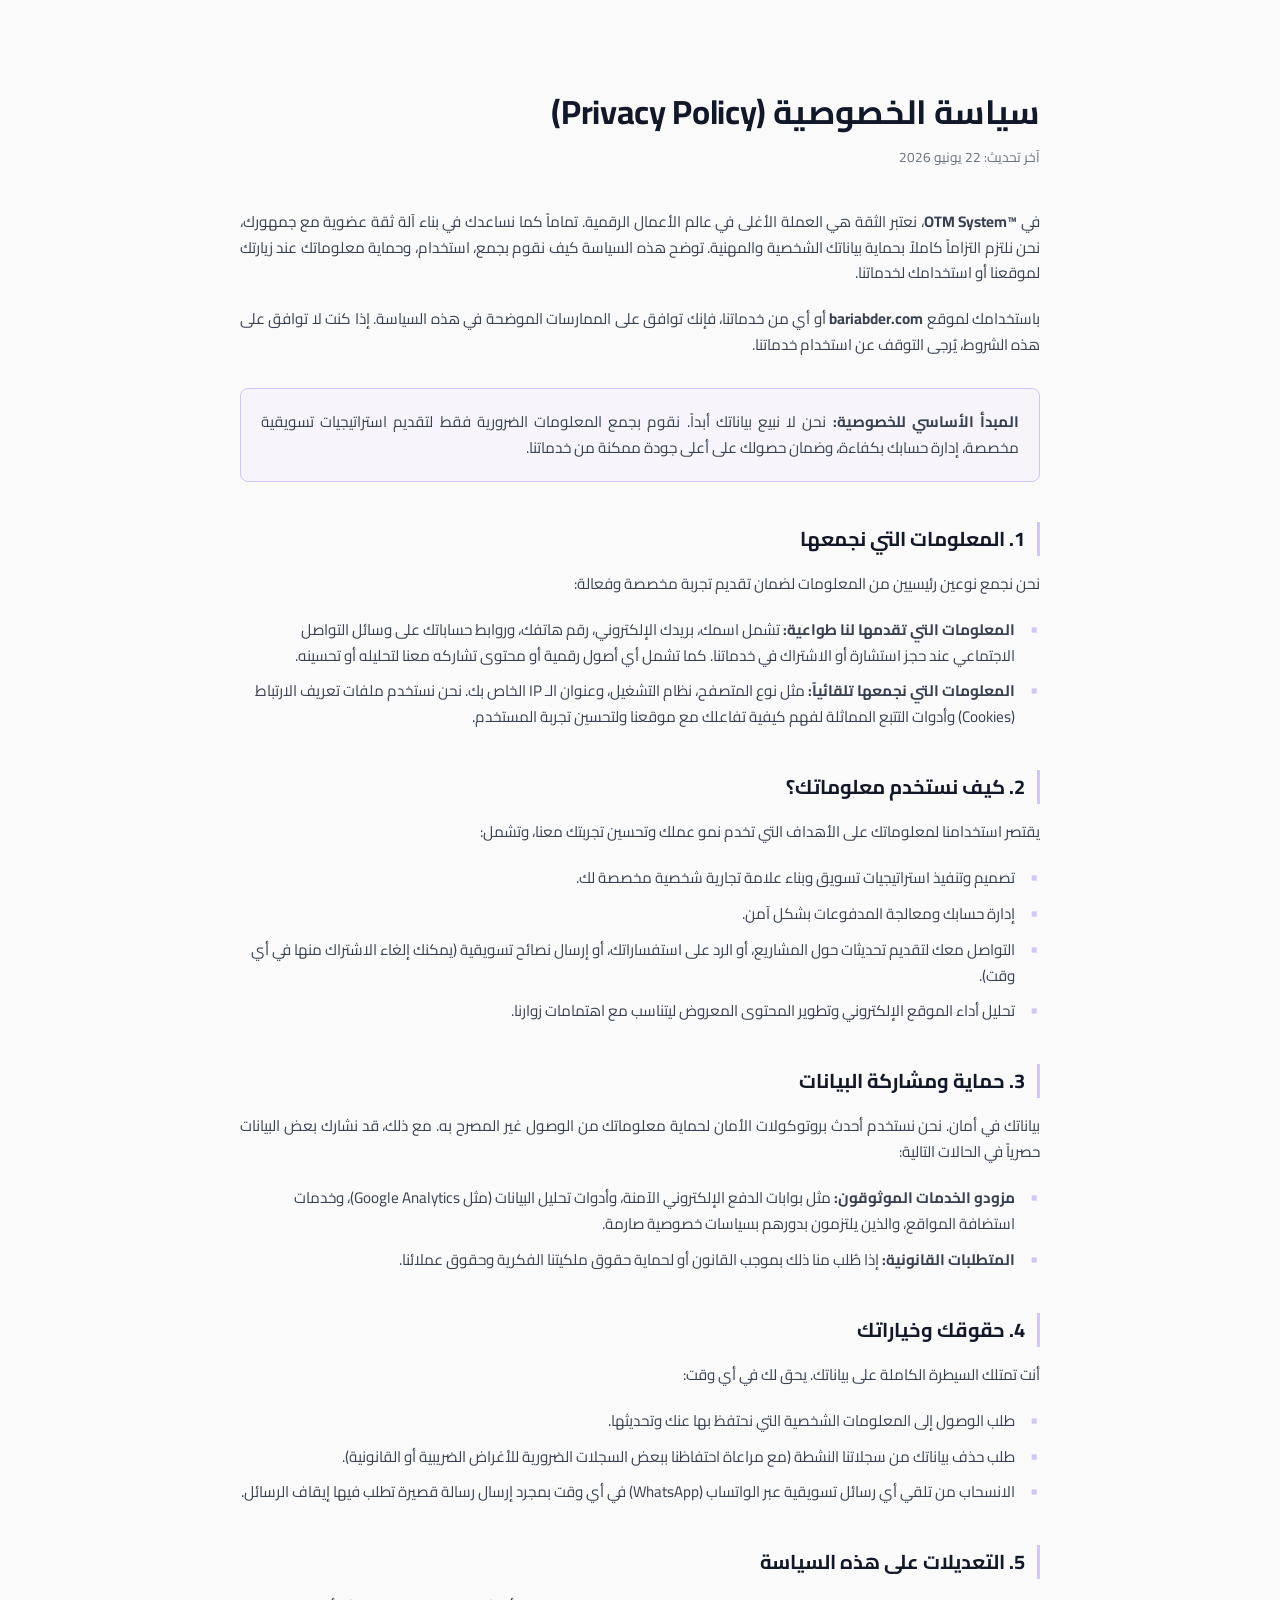
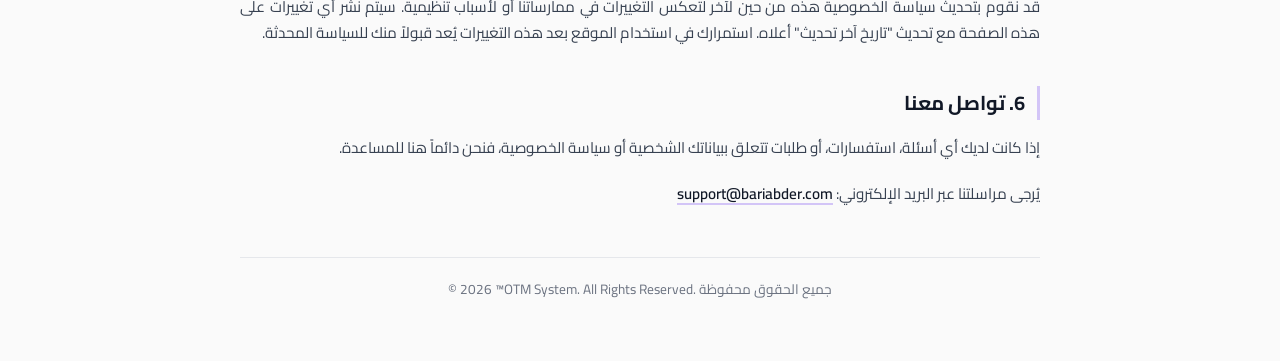
<file: idea/privacy/index.html>
<!DOCTYPE html>
<html lang="ar" dir="rtl">
<head>
    <meta charset="UTF-8">
    <meta name="viewport" content="width=device-width, initial-scale=1.0">
    <title>سياسة الخصوصية | ™OTM System</title>
    <link rel="preconnect" href="https://fonts.googleapis.com">
    <link rel="preconnect" href="https://fonts.gstatic.com" crossorigin>
    <link href="https://fonts.googleapis.com/css2?family=Cairo:wght@400;600;700&display=swap" rel="stylesheet">
    
    <style>
        :root {
            --bg-color: #FAFAFA;
            --text-main: #111827;
            --text-body: #374151;
            --text-muted: #6B7280;
            --accent-color: #d3c5f7;
            --accent-hover: #b39ddb;
        }

        body {
            font-family: 'Cairo', sans-serif;
            background-color: var(--bg-color);
            color: var(--text-body);
            line-height: 1.7; 
            margin: 0;
            padding: 0;
            display: flex;
            justify-content: center;
            -webkit-font-smoothing: antialiased;
        }

        .container {
            max-width: 800px; 
            width: 100%;
            padding: 60px 24px;
        }

        .back-link {
            display: inline-flex;
            align-items: center;
            text-decoration: none;
            color: var(--text-main);
            background-color: var(--accent-color);
            font-weight: 600;
            font-size: 0.95rem; 
            margin-bottom: 40px;
            padding: 12px 24px;
            border-radius: 8px;
            transition: background-color 0.3s ease, transform 0.2s ease;
            box-shadow: 0 2px 4px rgba(0,0,0,0.05);
        }

        .back-link:hover {
            background-color: var(--accent-hover);
            color: var(--text-main);
            transform: translateY(-1px);
        }

        .back-link svg {
            width: 18px;
            height: 18px;
            margin-left: 10px;
        }

        h1 {
            font-size: 2.1rem; 
            color: var(--text-main);
            margin-bottom: 6px;
            font-weight: 700;
            letter-spacing: -0.01em;
        }

        .last-updated {
            color: var(--text-muted);
            font-size: 0.85rem; 
            margin-bottom: 40px;
            font-weight: 400;
        }

        .content {
            font-size: 0.95rem; 
        }

        .content p {
            margin-bottom: 20px;
            text-align: justify;
        }

        .content h3 {
            margin-top: 40px;
            margin-bottom: 14px;
            font-size: 1.25rem; 
            color: var(--text-main);
            border-right: 3px solid var(--accent-color);
            padding-right: 12px;
            font-weight: 700;
        }

        .content ul {
            margin-bottom: 20px;
            padding-right: 20px;
            list-style-type: none;
        }

        .content li {
            margin-bottom: 10px;
            position: relative;
            padding-right: 5px;
        }

        .content li::before {
            content: "•";
            color: var(--accent-color);
            font-weight: bold;
            display: inline-block; 
            width: 1em;
            position: absolute;
            right: -18px;
            font-size: 1.2rem;
            line-height: 1;
            top: 2px;
        }

        .footer-note {
            margin-top: 50px;
            padding-top: 20px;
            border-top: 1px solid #E5E7EB;
            font-size: 0.85rem;
            color: var(--text-muted);
            text-align: center;
            direction: ltr; 
        }
        
        a.support-link {
            color: var(--text-main);
            font-weight: 600;
            text-decoration: underline;
            text-decoration-color: var(--accent-color);
            text-decoration-thickness: 2px;
            text-underline-offset: 4px;
        }
        
        a.support-link:hover {
            color: var(--accent-hover);
        }

        .highlight-box {
            background-color: rgba(211, 197, 247, 0.1);
            border: 1px solid var(--accent-color);
            padding: 20px;
            border-radius: 8px;
            margin: 30px 0;
        }

        .highlight-box p {
            margin: 0;
        }

        @media (max-width: 600px) {
            h1 { font-size: 1.75rem; }
            .container { padding: 30px 20px; }
            .content { font-size: 0.9rem; }
            .back-link { width: 100%; justify-content: center; box-sizing: border-box; }
        }
    </style>
</head>
<body>

    <div class="container">
      

        <h1>سياسة الخصوصية (Privacy Policy)</h1>
        <div class="last-updated">آخر تحديث: 22 يونيو 2026</div>

        <div class="content">
            <p>
                في <strong>™OTM System</strong>، نعتبر الثقة هي العملة الأغلى في عالم الأعمال الرقمية. تماماً كما نساعدك في بناء آلة ثقة عضوية مع جمهورك، نحن نلتزم التزاماً كاملاً بحماية بياناتك الشخصية والمهنية. توضح هذه السياسة كيف نقوم بجمع، استخدام، وحماية معلوماتك عند زيارتك لموقعنا أو استخدامك لخدماتنا.
            </p>
            <p>
                باستخدامك لموقع <strong>bariabder.com</strong> أو أي من خدماتنا، فإنك توافق على الممارسات الموضحة في هذه السياسة. إذا كنت لا توافق على هذه الشروط، يُرجى التوقف عن استخدام خدماتنا.
            </p>

            <div class="highlight-box">
                <p><strong>المبدأ الأساسي للخصوصية:</strong> نحن لا نبيع بياناتك أبداً. نقوم بجمع المعلومات الضرورية فقط لتقديم استراتيجيات تسويقية مخصصة، إدارة حسابك بكفاءة، وضمان حصولك على أعلى جودة ممكنة من خدماتنا.</p>
            </div>

            <h3>1. المعلومات التي نجمعها</h3>
            <p>
                نحن نجمع نوعين رئيسيين من المعلومات لضمان تقديم تجربة مخصصة وفعالة:
            </p>
            <ul>
                <li><strong>المعلومات التي تقدمها لنا طواعية:</strong> تشمل اسمك، بريدك الإلكتروني، رقم هاتفك، وروابط حساباتك على وسائل التواصل الاجتماعي عند حجز استشارة أو الاشتراك في خدماتنا. كما تشمل أي أصول رقمية أو محتوى تشاركه معنا لتحليله أو تحسينه.</li>
                <li><strong>المعلومات التي نجمعها تلقائياً:</strong> مثل نوع المتصفح، نظام التشغيل، وعنوان الـ IP الخاص بك. نحن نستخدم ملفات تعريف الارتباط (Cookies) وأدوات التتبع المماثلة لفهم كيفية تفاعلك مع موقعنا ولتحسين تجربة المستخدم.</li>
            </ul>

            <h3>2. كيف نستخدم معلوماتك؟</h3>
            <p>
                يقتصر استخدامنا لمعلوماتك على الأهداف التي تخدم نمو عملك وتحسين تجربتك معنا، وتشمل:
            </p>
            <ul>
                <li>تصميم وتنفيذ استراتيجيات تسويق وبناء علامة تجارية شخصية مخصصة لك.</li>
                <li>إدارة حسابك ومعالجة المدفوعات بشكل آمن.</li>
                <li>التواصل معك لتقديم تحديثات حول المشاريع، أو الرد على استفساراتك، أو إرسال نصائح تسويقية (يمكنك إلغاء الاشتراك منها في أي وقت).</li>
                <li>تحليل أداء الموقع الإلكتروني وتطوير المحتوى المعروض ليتناسب مع اهتمامات زوارنا.</li>
            </ul>

            <h3>3. حماية ومشاركة البيانات</h3>
            <p>
                بياناتك في أمان. نحن نستخدم أحدث بروتوكولات الأمان لحماية معلوماتك من الوصول غير المصرح به. مع ذلك، قد نشارك بعض البيانات حصرياً في الحالات التالية:
            </p>
            <ul>
                <li><strong>مزودو الخدمات الموثوقون:</strong> مثل بوابات الدفع الإلكتروني الآمنة، وأدوات تحليل البيانات (مثل Google Analytics)، وخدمات استضافة المواقع، والذين يلتزمون بدورهم بسياسات خصوصية صارمة.</li>
                <li><strong>المتطلبات القانونية:</strong> إذا طُلب منا ذلك بموجب القانون أو لحماية حقوق ملكيتنا الفكرية وحقوق عملائنا.</li>
            </ul>

            <h3>4. حقوقك وخياراتك</h3>
            <p>
                أنت تمتلك السيطرة الكاملة على بياناتك. يحق لك في أي وقت:
            </p>
            <ul>
                <li>طلب الوصول إلى المعلومات الشخصية التي نحتفظ بها عنك وتحديثها.</li>
                <li>طلب حذف بياناتك من سجلاتنا النشطة (مع مراعاة احتفاظنا ببعض السجلات الضرورية للأغراض الضريبية أو القانونية).</li>
                <li>الانسحاب من تلقي أي رسائل تسويقية عبر الواتساب (WhatsApp) في أي وقت بمجرد إرسال رسالة قصيرة تطلب فيها إيقاف الرسائل.</li>
            </ul>

            <h3>5. التعديلات على هذه السياسة</h3>
            <p>
                قد نقوم بتحديث سياسة الخصوصية هذه من حين لآخر لتعكس التغييرات في ممارساتنا أو لأسباب تنظيمية. سيتم نشر أي تغييرات على هذه الصفحة مع تحديث "تاريخ آخر تحديث" أعلاه. استمرارك في استخدام الموقع بعد هذه التغييرات يُعد قبولاً منك للسياسة المحدثة.
            </p>

            <h3>6. تواصل معنا</h3>
            <p>
                إذا كانت لديك أي أسئلة، استفسارات، أو طلبات تتعلق ببياناتك الشخصية أو سياسة الخصوصية، فنحن دائماً هنا للمساعدة.
            </p>
            <p>
                يُرجى مراسلتنا عبر البريد الإلكتروني: <a href="mailto:support@bariabder.com" class="support-link">support@bariabder.com</a>
            </p>
        </div>

        <div class="footer-note">
            &copy; 2026 ™OTM System. All Rights Reserved. جميع الحقوق محفوظة
        </div>
    </div>

</body>
</html>
</file>
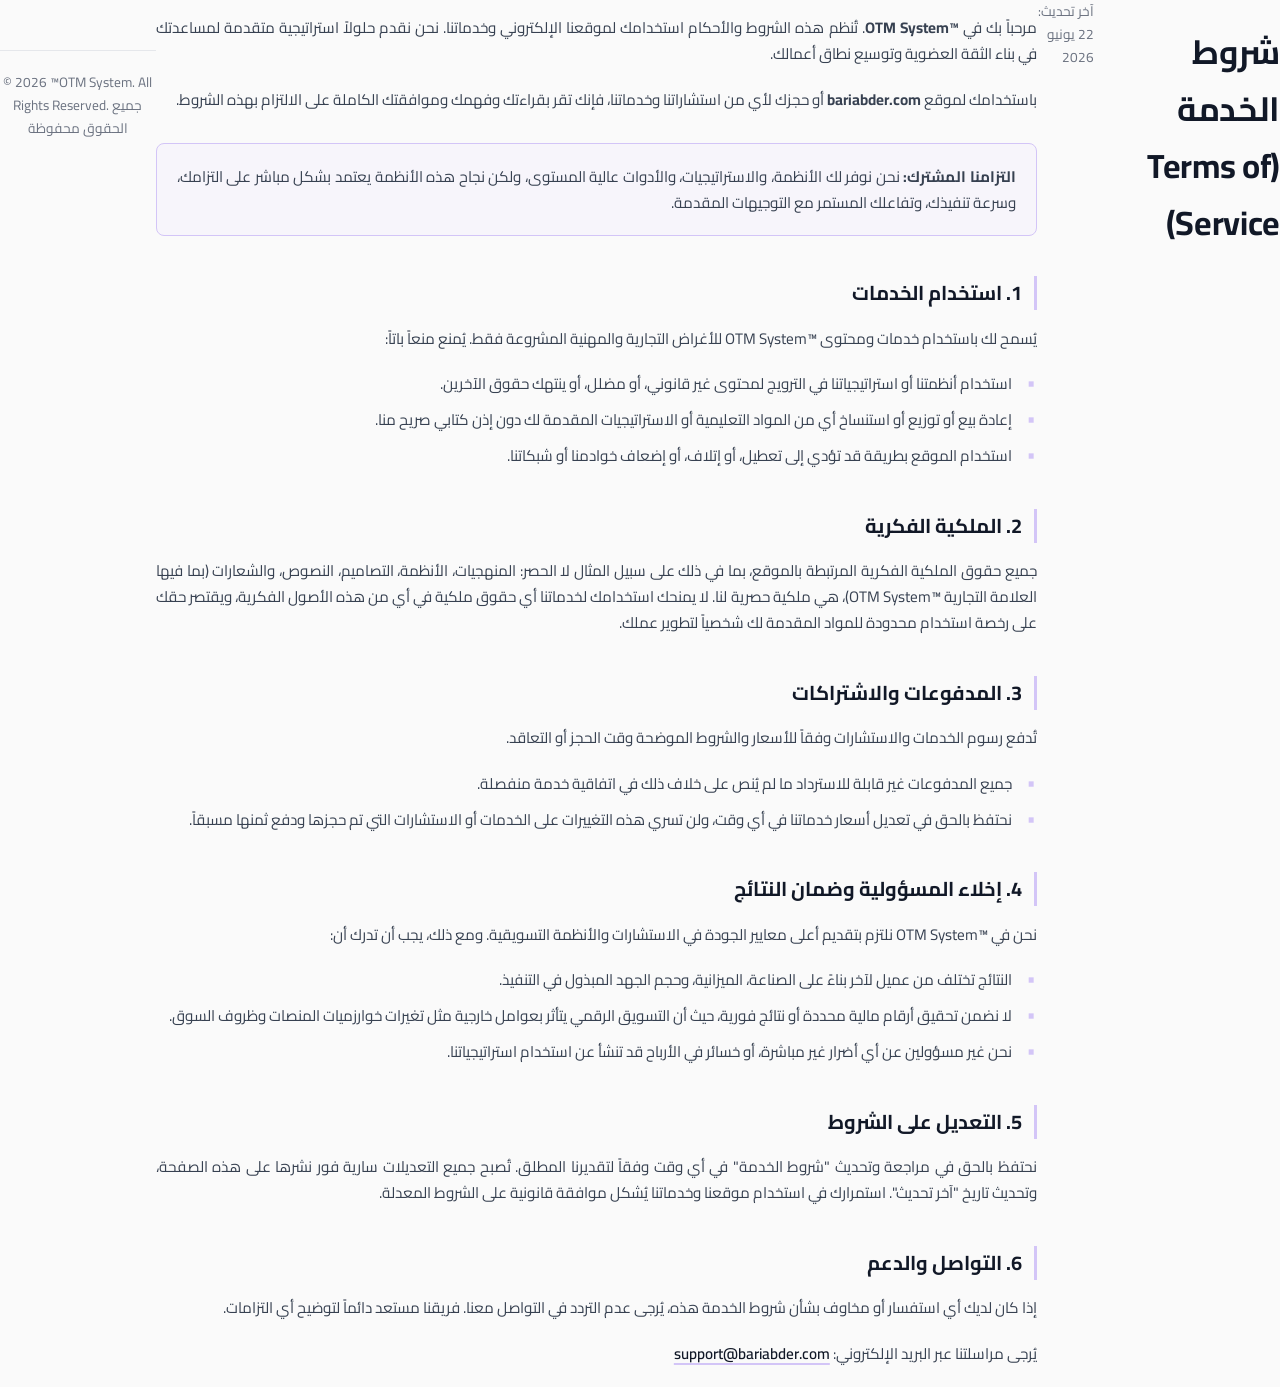
<file: idea/Terms-of-Service/index.html>
<!DOCTYPE html>
<html lang="ar" dir="rtl">
<head>
    <meta charset="UTF-8">
    <meta name="viewport" content="width=device-width, initial-scale=1.0">
    <title>شروط الخدمة | ™OTM System</title>
    <link rel="preconnect" href="https://fonts.googleapis.com">
    <link rel="preconnect" href="https://fonts.gstatic.com" crossorigin>
    <link href="https://fonts.googleapis.com/css2?family=Cairo:wght@400;600;700&display=swap" rel="stylesheet">
    
    <style>
        :root {
            --bg-color: #FAFAFA;
            --text-main: #111827;
            --text-body: #374151;
            --text-muted: #6B7280;
            --accent-color: #d3c5f7;
            --accent-hover: #b39ddb;
        }

        body {
            font-family: 'Cairo', sans-serif;
            background-color: var(--bg-color);
            color: var(--text-body);
            line-height: 1.7; 
            margin: 0;
            padding: 0;
            display: flex;
            justify-content: center;
            -webkit-font-smoothing: antialiased;
        }

        .container {
            max-width: 800px; 
            width: 100%;
            padding: 60px 24px;
        }

        .back-link {
            display: inline-flex;
            align-items: center;
            text-decoration: none;
            color: var(--text-main);
            background-color: var(--accent-color);
            font-weight: 600;
            font-size: 0.95rem; 
            margin-bottom: 40px;
            padding: 12px 24px;
            border-radius: 8px;
            transition: background-color 0.3s ease, transform 0.2s ease;
            box-shadow: 0 2px 4px rgba(0,0,0,0.05);
        }

        .back-link:hover {
            background-color: var(--accent-hover);
            color: var(--text-main);
            transform: translateY(-1px);
        }

        .back-link svg {
            width: 18px;
            height: 18px;
            margin-left: 10px;
        }

        h1 {
            font-size: 2.1rem; 
            color: var(--text-main);
            margin-bottom: 6px;
            font-weight: 700;
            letter-spacing: -0.01em;
        }

        .last-updated {
            color: var(--text-muted);
            font-size: 0.85rem; 
            margin-bottom: 40px;
            font-weight: 400;
        }

        .content {
            font-size: 0.95rem; 
        }

        .content p {
            margin-bottom: 20px;
            text-align: justify;
        }

        .content h3 {
            margin-top: 40px;
            margin-bottom: 14px;
            font-size: 1.25rem; 
            color: var(--text-main);
            border-right: 3px solid var(--accent-color);
            padding-right: 12px;
            font-weight: 700;
        }

        .content ul {
            margin-bottom: 20px;
            padding-right: 20px;
            list-style-type: none;
        }

        .content li {
            margin-bottom: 10px;
            position: relative;
            padding-right: 5px;
        }

        .content li::before {
            content: "•";
            color: var(--accent-color);
            font-weight: bold;
            display: inline-block; 
            width: 1em;
            position: absolute;
            right: -18px;
            font-size: 1.2rem;
            line-height: 1;
            top: 2px;
        }

        .footer-note {
            margin-top: 50px;
            padding-top: 20px;
            border-top: 1px solid #E5E7EB;
            font-size: 0.85rem;
            color: var(--text-muted);
            text-align: center;
            direction: ltr; 
        }
        
        a.support-link {
            color: var(--text-main);
            font-weight: 600;
            text-decoration: underline;
            text-decoration-color: var(--accent-color);
            text-decoration-thickness: 2px;
            text-underline-offset: 4px;
        }
        
        a.support-link:hover {
            color: var(--accent-hover);
        }

        .highlight-box {
            background-color: rgba(211, 197, 247, 0.1);
            border: 1px solid var(--accent-color);
            padding: 20px;
            border-radius: 8px;
            margin: 30px 0;
        }

        .highlight-box p {
            margin: 0;
        }

        @media (max-width: 600px) {
            h1 { font-size: 1.75rem; }
            .container { padding: 30px 20px; }
            .content { font-size: 0.9rem; }
            .back-link { width: 100%; justify-content: center; box-sizing: border-box; }
        }
    </style>
</head>
<body>

  

        <h1>شروط الخدمة (Terms of Service)</h1>
        <div class="last-updated">آخر تحديث: 22 يونيو 2026
</div>

        <div class="content">
            <p>
                مرحباً بك في <strong>™OTM System</strong>. تُنظم هذه الشروط والأحكام استخدامك لموقعنا الإلكتروني وخدماتنا. نحن نقدم حلولاً استراتيجية متقدمة لمساعدتك في بناء الثقة العضوية وتوسيع نطاق أعمالك. 
            </p>
            <p>
                باستخدامك لموقع <strong>bariabder.com</strong> أو حجزك لأي من استشاراتنا وخدماتنا، فإنك تقر بقراءتك وفهمك وموافقتك الكاملة على الالتزام بهذه الشروط.
            </p>

            <div class="highlight-box">
                <p><strong>التزامنا المشترك:</strong> نحن نوفر لك الأنظمة، والاستراتيجيات، والأدوات عالية المستوى، ولكن نجاح هذه الأنظمة يعتمد بشكل مباشر على التزامك، وسرعة تنفيذك، وتفاعلك المستمر مع التوجيهات المقدمة.</p>
            </div>

            <h3>1. استخدام الخدمات</h3>
            <p>
                يُسمح لك باستخدام خدمات ومحتوى ™OTM System للأغراض التجارية والمهنية المشروعة فقط. يُمنع منعاً باتاً:
            </p>
            <ul>
                <li>استخدام أنظمتنا أو استراتيجياتنا في الترويج لمحتوى غير قانوني، أو مضلل، أو ينتهك حقوق الآخرين.</li>
                <li>إعادة بيع أو توزيع أو استنساخ أي من المواد التعليمية أو الاستراتيجيات المقدمة لك دون إذن كتابي صريح منا.</li>
                <li>استخدام الموقع بطريقة قد تؤدي إلى تعطيل، أو إتلاف، أو إضعاف خوادمنا أو شبكاتنا.</li>
            </ul>

            <h3>2. الملكية الفكرية</h3>
            <p>
                جميع حقوق الملكية الفكرية المرتبطة بالموقع، بما في ذلك على سبيل المثال لا الحصر: المنهجيات، الأنظمة، التصاميم، النصوص، والشعارات (بما فيها العلامة التجارية ™OTM System)، هي ملكية حصرية لنا. لا يمنحك استخدامك لخدماتنا أي حقوق ملكية في أي من هذه الأصول الفكرية، ويقتصر حقك على رخصة استخدام محدودة للمواد المقدمة لك شخصياً لتطوير عملك.
            </p>

            <h3>3. المدفوعات والاشتراكات</h3>
            <p>
                تُدفع رسوم الخدمات والاستشارات وفقاً للأسعار والشروط الموضحة وقت الحجز أو التعاقد. 
            </p>
            <ul>
                <li>جميع المدفوعات غير قابلة للاسترداد ما لم يُنص على خلاف ذلك في اتفاقية خدمة منفصلة.</li>
                <li>نحتفظ بالحق في تعديل أسعار خدماتنا في أي وقت، ولن تسري هذه التغييرات على الخدمات أو الاستشارات التي تم حجزها ودفع ثمنها مسبقاً.</li>
            </ul>

            <h3>4. إخلاء المسؤولية وضمان النتائج</h3>
            <p>
                نحن في ™OTM System نلتزم بتقديم أعلى معايير الجودة في الاستشارات والأنظمة التسويقية. ومع ذلك، يجب أن تدرك أن:
            </p>
            <ul>
                <li>النتائج تختلف من عميل لآخر بناءً على الصناعة، الميزانية، وحجم الجهد المبذول في التنفيذ.</li>
                <li>لا نضمن تحقيق أرقام مالية محددة أو نتائج فورية، حيث أن التسويق الرقمي يتأثر بعوامل خارجية مثل تغيرات خوارزميات المنصات وظروف السوق.</li>
                <li>نحن غير مسؤولين عن أي أضرار غير مباشرة، أو خسائر في الأرباح قد تنشأ عن استخدام استراتيجياتنا.</li>
            </ul>

            <h3>5. التعديل على الشروط</h3>
            <p>
                نحتفظ بالحق في مراجعة وتحديث "شروط الخدمة" في أي وقت وفقاً لتقديرنا المطلق. تُصبح جميع التعديلات سارية فور نشرها على هذه الصفحة، وتحديث تاريخ "آخر تحديث". استمرارك في استخدام موقعنا وخدماتنا يُشكل موافقة قانونية على الشروط المعدلة.
            </p>

            <h3>6. التواصل والدعم</h3>
            <p>
                إذا كان لديك أي استفسار أو مخاوف بشأن شروط الخدمة هذه، يُرجى عدم التردد في التواصل معنا. فريقنا مستعد دائماً لتوضيح أي التزامات.
            </p>
            <p>
                يُرجى مراسلتنا عبر البريد الإلكتروني: <a href="mailto:support@bariabder.com" class="support-link">support@bariabder.com</a>
            </p>
        </div>

        <div class="footer-note">
            &copy; 2026 ™OTM System. All Rights Reserved. جميع الحقوق محفوظة
        </div>
    </div>

</body>
</html>
</file>
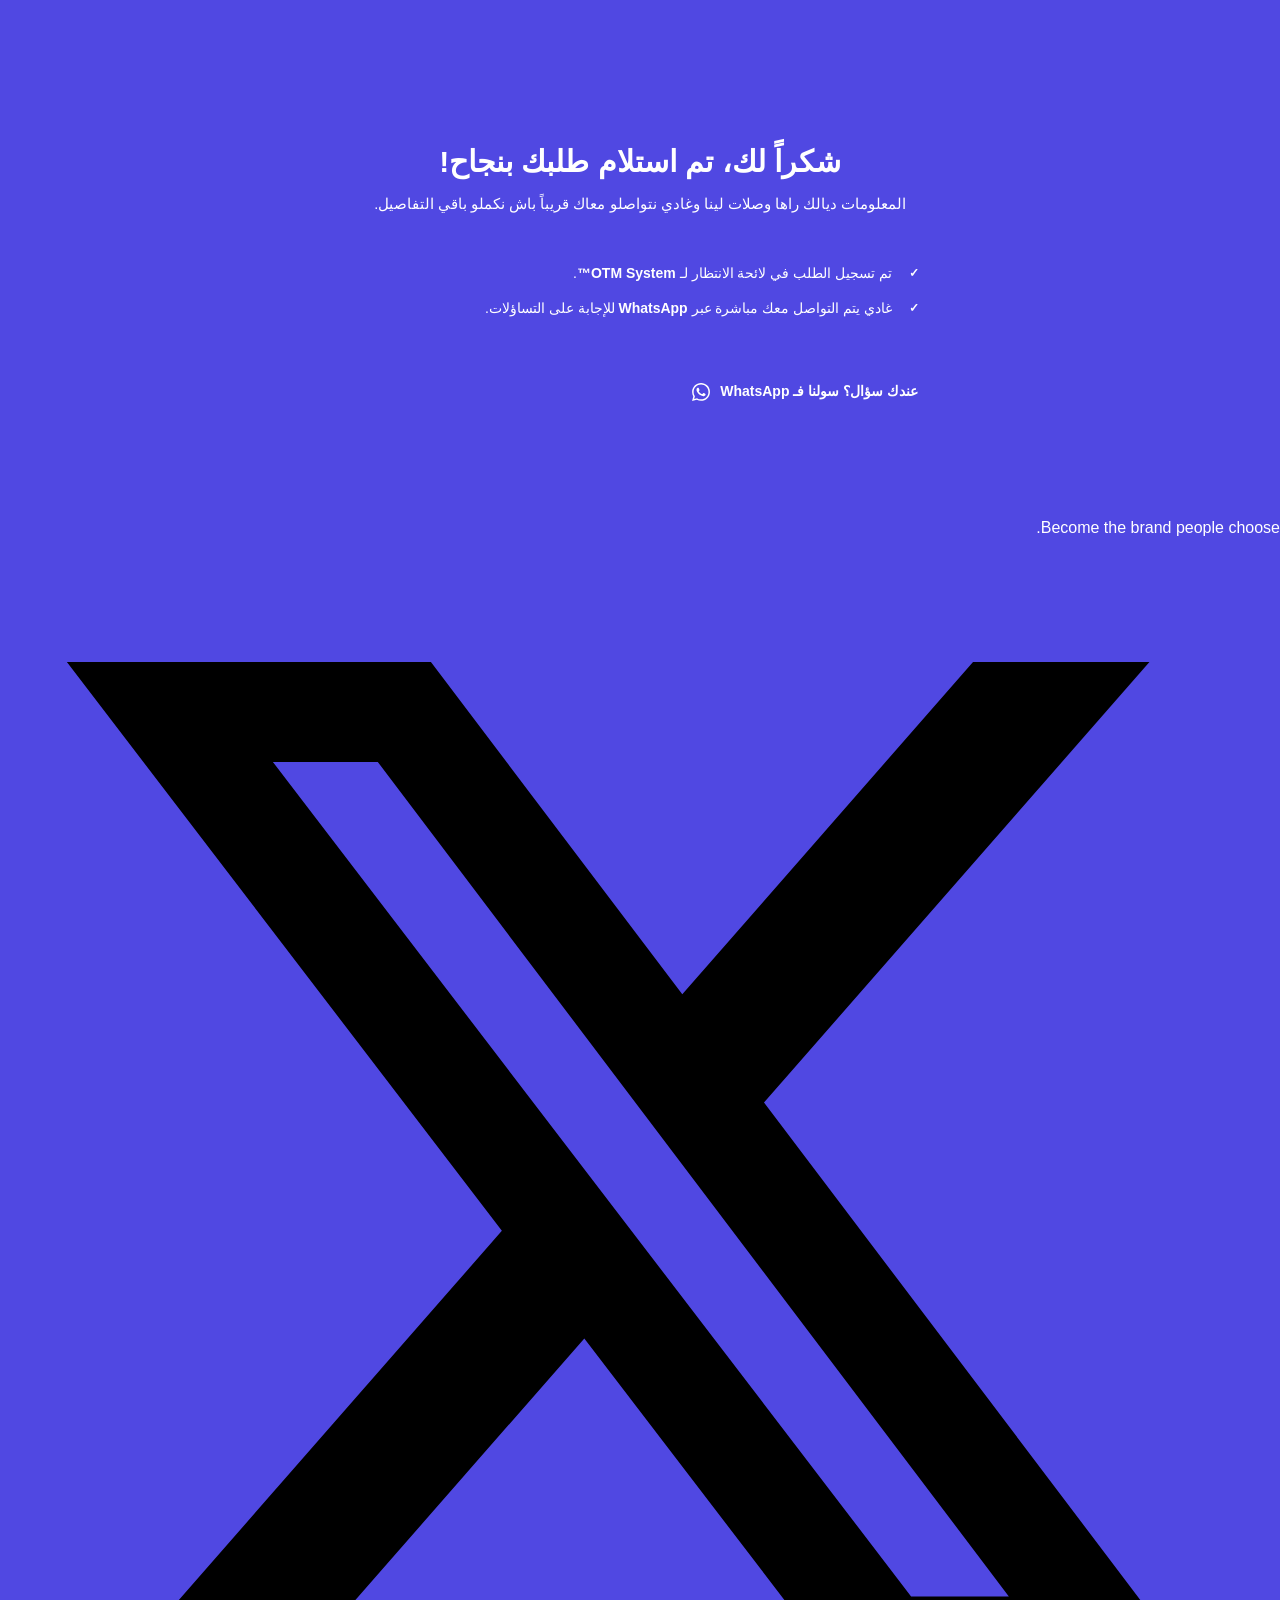
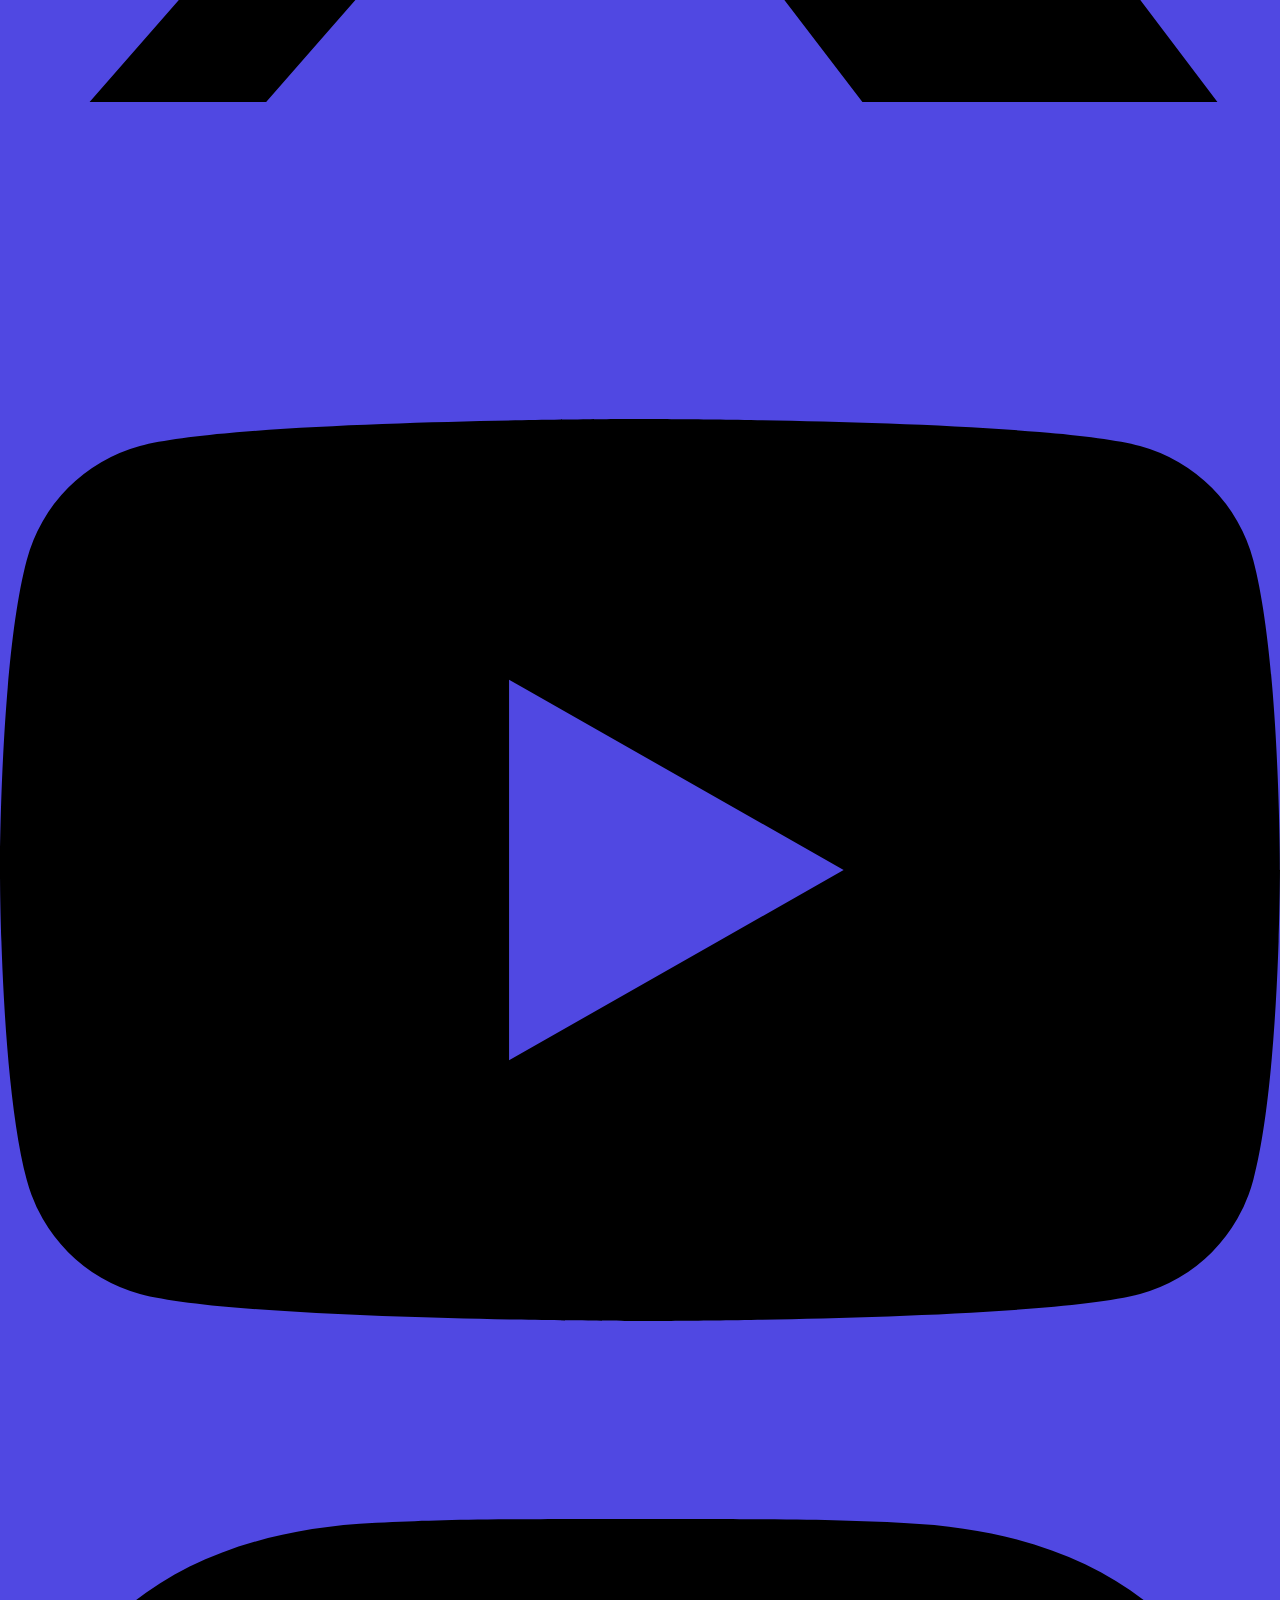
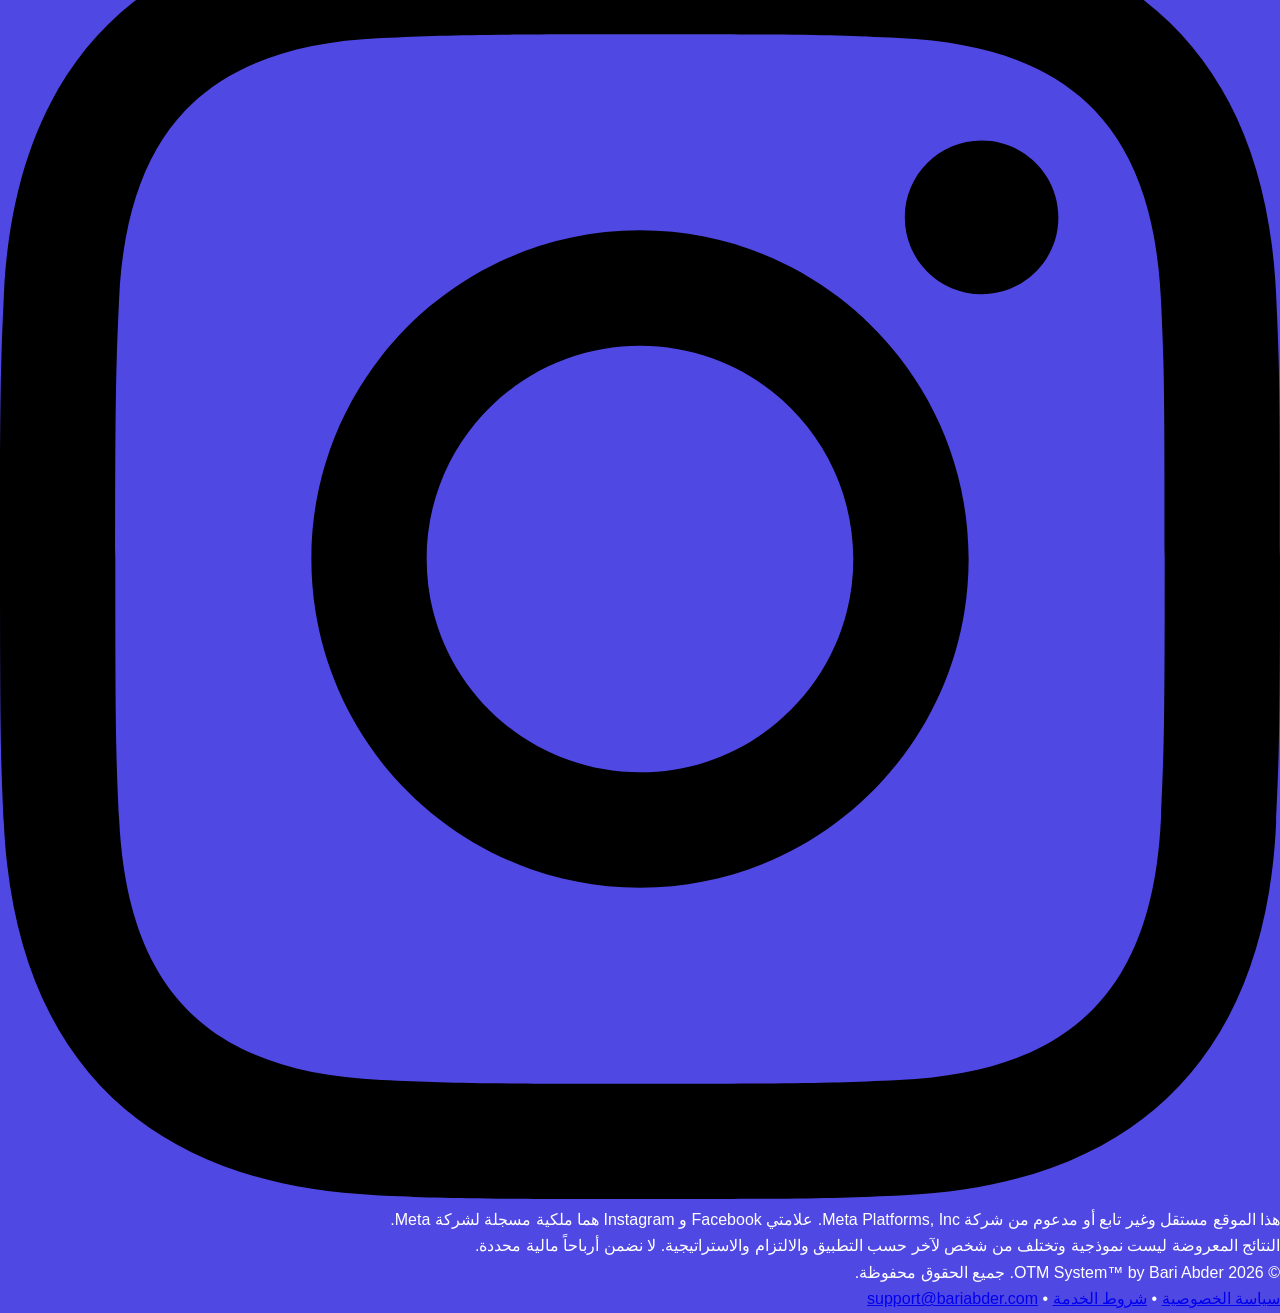
<file: thank-you.html>
<!DOCTYPE html>
<html lang="ar" dir="rtl">
<head>
  <meta charset="UTF-8">
  <meta name="viewport" content="width=device-width, initial-scale=1.0">
  <title>شكراً لك | تم استلام طلبك</title>
  
  <link rel="preconnect" href="https://fonts.googleapis.com">
  <link rel="preconnect" href="https://fonts.gstatic.com" crossorigin>
  <link href="https://fonts.googleapis.com/css2?family=Playfair+Display:ital,wght@1,500;1,600;1,700&display=swap" rel="stylesheet">
  
  <link rel="stylesheet" href="style.css">
  
  <style>
    /* ==========================================================================
       THANK YOU PAGE CUSTOM LAYOUT
       ========================================================================== */
    .thankyou-viewport {
      min-height: 100vh;
      display: flex;
      flex-direction: column;
      justify-content: space-between;
    }

    .thankyou-main {
      flex: 1;
      display: flex;
      align-items: center;
      justify-content: center;
      padding: 60px 20px;
    }

    .thankyou-card {
      background: var(--apple-surface) !important;
      border: 1px solid var(--apple-border) !important;
      border-radius: var(--radius-xl);
      padding: 45px 36px 40px;
      max-width: 680px;
      width: 100%;
      box-shadow: var(--apple-shadow-sm);
      display: flex;
      flex-direction: column;
      align-items: center;
      text-align: center;
      position: relative;
    }

    /* Top Accent Progress Bar to match the form top style */
    .thankyou-top-bar {
      width: 100%;
      height: 4px;
      background: var(--apple-surface-tertiary);
      border-radius: var(--radius-full);
      margin-bottom: 32px;
      overflow: hidden;
      position: relative;
    }

    .thankyou-top-bar-fill {
      position: absolute;
      right: 0;
      top: 0;
      height: 100%;
      width: 100%;
      background: var(--brand-purple);
      border-radius: var(--radius-full);
    }

    /* Card Content */
    .thankyou-card h1 {
      font-size: clamp(24px, 4vw, 30px);
      font-weight: 900;
      color: var(--apple-text-primary);
      margin-bottom: 10px;
      line-height: 1.4;
    }

    .thankyou-card .sub-caption {
      font-size: 14.5px;
      color: var(--apple-text-secondary);
      margin-bottom: 30px;
      font-weight: 500;
      line-height: 1.6;
    }

    /* Information Box */
    .info-summary-box {
      width: 100%;
      background: var(--apple-surface-secondary);
      border: 1px solid var(--apple-border);
      border-radius: var(--radius-md);
      padding: 16px 20px;
      margin-bottom: 32px;
      display: flex;
      flex-direction: column;
      gap: 12px;
      text-align: right;
    }

    .info-summary-item {
      display: flex;
      align-items: center;
      gap: 12px;
      font-size: 14px;
      color: var(--apple-text-primary);
    }

    .info-check-icon {
      display: inline-flex;
      align-items: center;
      justify-content: center;
      width: 20px;
      height: 20px;
      border-radius: 50%;
      background: var(--brand-purple-tint);
      color: var(--brand-purple);
      font-size: 12px;
      font-weight: 900;
      flex-shrink: 0;
    }

    /* Direct WhatsApp Button (Matched to the purple button layout in the image) */
    .btn-action-group {
      width: 100%;
      display: flex;
      justify-content: flex-start; /* Matches screenshot button alignment (left in RTL) */
      align-items: center;
      gap: 16px;
    }

    .btn-whatsapp-next {
      display: inline-flex;
      align-items: center;
      gap: 10px;
      background: var(--brand-purple) !important;
      color: #FFFFFF !important;
      padding: 12px 26px;
      border-radius: var(--radius-full);
      font-size: 14px;
      font-weight: 700;
      text-decoration: none;
      box-shadow: 0 4px 14px var(--brand-purple-glow);
      transition: all 0.25s ease;
      border: none;
      cursor: pointer;
    }

    .btn-whatsapp-next:hover {
      background: var(--brand-purple-hover) !important;
      transform: translateY(-1px);
    }

    .btn-whatsapp-next svg {
      width: 18px;
      height: 18px;
      fill: currentColor;
    }

    .btn-whatsapp-next .arrow {
      font-size: 16px;
      line-height: 1;
      display: inline-block;
      transition: transform 0.2s ease;
    }

    .btn-whatsapp-next:hover .arrow {
      transform: translateX(-3px);
    }

    @media (max-width: 768px) {
      .thankyou-card {
        padding: 30px 20px;
      }
      .btn-action-group {
        justify-content: center;
      }
      .btn-whatsapp-next {
        width: 100%;
        justify-content: center;
      }
    }
  </style>
</head>
<body class="thankyou-viewport">

  <main class="thankyou-main">
    <div class="thankyou-card">
      
      <div class="thankyou-top-bar">
        <div class="thankyou-top-bar-fill"></div>
      </div>

      <h1>شكراً لك، تم استلام طلبك بنجاح!</h1>
      <p class="sub-caption">المعلومات ديالك راها وصلات لينا وغادي نتواصلو معاك قريباً باش نكملو باقي التفاصيل.</p>

      <div class="info-summary-box">
        <div class="info-summary-item">
          <span class="info-check-icon">✓</span>
          <span>تم تسجيل الطلب في لائحة الانتظار لـ <strong>OTM System™</strong>.</span>
        </div>
        <div class="info-summary-item">
          <span class="info-check-icon">✓</span>
          <span>غادي يتم التواصل معك مباشرة عبر <strong>WhatsApp</strong> للإجابة على التساؤلات.</span>
        </div>
      </div>

      <div class="btn-action-group">
        <a href="https://wa.me/satrva" class="btn-whatsapp-next" target="_blank" rel="noopener noreferrer">
         
         <span>عندك سؤال؟ سولنا فـ WhatsApp</span>
     <svg viewBox="0 0 24 24">
            <path d="M.057 24l1.687-6.163c-1.041-1.804-1.588-3.849-1.587-5.946.003-6.556 5.338-11.891 11.893-11.891 3.181.001 6.167 1.24 8.413 3.488 2.245 2.248 3.481 5.236 3.48 8.414-.003 6.557-5.338 11.892-11.893 11.892-1.99-.001-3.951-.5-5.688-1.448l-6.305 1.654zm6.597-3.807c1.676.995 3.276 1.591 5.392 1.592 5.448 0 9.886-4.434 9.889-9.885.002-5.462-4.415-9.89-9.881-9.892-5.452 0-9.887 4.434-9.889 9.884-.001 2.225.651 3.891 1.746 5.634l-.999 3.648 3.742-.981zm11.387-5.464c-.074-.124-.272-.198-.57-.347-.297-.149-1.758-.868-2.031-.967-.272-.099-.47-.149-.669.149-.198.297-.768.967-.941 1.165-.173.198-.347.223-.644.074-.297-.149-1.255-.462-2.39-1.475-.883-.788-1.48-1.761-1.653-2.059-.173-.297-.018-.458.13-.606.134-.133.297-.347.446-.521.151-.172.2-.296.3-.495.099-.198.05-.372-.025-.521-.075-.148-.669-1.611-.916-2.206-.242-.579-.487-.501-.669-.51l-.57-.01c-.198 0-.52.074-.792.372s-1.04 1.016-1.04 2.479 1.065 2.876 1.213 3.074c.149.198 2.095 3.2 5.076 4.487.709.306 1.263.489 1.694.626.712.226 1.36.194 1.872.118.571-.085 1.758-.719 2.006-1.413.248-.695.248-1.29.173-1.414z"/>
          </svg>
        </a>
      </div>

    </div>
  </main>

   <footer class="apple-footer">
    <div class="apple-footer-inner">
      <div class="apple-footer-top">
        <div class="apple-footer-brand">
          <span class="apple-brand-quote">Become the brand people choose.</span>
        </div>
        
        <div class="apple-social-links">
          <a href="https://x.com/bariabder" target="_blank" aria-label="X" class="apple-social-icon">
            <svg viewBox="0 0 24 24"><path d="M18.244 2.25h3.308l-7.227 8.26 8.502 11.24H16.17l-5.214-6.817L4.99 21.75H1.68l7.73-8.835L1.254 2.25H8.08l4.713 6.231zm-1.161 17.52h1.833L7.084 4.126H5.117z"/></svg>
          </a>
          <a href="https://www.youtube.com/@bariabder" target="_blank" aria-label="YouTube" class="apple-social-icon">
            <svg viewBox="0 0 24 24"><path d="M23.498 6.186a3.016 3.016 0 0 0-2.122-2.136C19.505 3.545 12 3.545 12 3.545s-7.505 0-9.377.505A3.017 3.017 0 0 0 .502 6.186C0 8.07 0 12 0 12s0 3.93.502 5.814a3.016 3.016 0 0 0 2.122 2.136c1.871.505 9.376.505 9.376.505s7.505 0 9.377-.505a3.015 3.015 0 0 0 2.122-2.136C24 15.93 24 12 24 12s0-3.93-.502-5.814zM9.545 15.568V8.432L15.818 12l-6.273 3.568z"/></svg>
          </a>
          <a href="https://instagram.com/bariabder" target="_blank" aria-label="Instagram" class="apple-social-icon">
            <svg viewBox="0 0 24 24"><path d="M12 2.163c3.204 0 3.584.012 4.85.07 3.252.148 4.771 1.691 4.919 4.919.058 1.265.069 1.645.069 4.849 0 3.205-.012 3.584-.069 4.849-.149 3.225-1.664 4.771-4.919 4.919-1.266.058-1.644.07-4.85.07-3.204 0-3.584-.012-4.849-.07-3.26-.149-4.771-1.699-4.919-4.92-.058-1.265-.07-1.644-.07-4.849 0-3.204.013-3.583.07-4.849.149-3.227 1.664-4.771 4.919-4.919 1.266-.057 1.645-.069 4.849-.069zm0-2.163c-3.259 0-3.667.014-4.947.072-4.358.2-6.78 2.618-6.98 6.98-.059 1.281-.073 1.689-.073 4.948 0 3.259.014 3.668.072 4.948.2 4.358 2.618 6.78 6.98 6.98 1.281.058 1.689.072 4.948.072 3.259 0 3.668-.014 4.948-.072 4.354-.2 6.782-2.618 6.979-6.98.059-1.28.073-1.689.073-4.948 0-3.259-.014-3.667-.072-4.947-.196-4.354-2.617-6.78-6.979-6.98-1.281-.059-1.69-.073-4.949-.073zm0 5.838c-3.403 0-6.162 2.759-6.162 6.162s2.759 6.163 6.162 6.163 6.162-2.759 6.162-6.163c0-3.403-2.759-6.162-6.162-6.162zm0 10.162c-2.209 0-4-1.79-4-4 0-2.209 1.791-4 4-4s4 1.791 4 4c0 2.21-1.791 4-4 4zm6.406-11.845c-.796 0-1.441.645-1.441 1.44s.645 1.44 1.441 1.44c.795 0 1.439-.645 1.439-1.44s-.644-1.44-1.439-1.44z"/></svg>
          </a>
        </div>
      </div>

      <div class="apple-footer-divider"></div>

      <div class="apple-footer-disclaimers">
        <p>هذا الموقع مستقل وغير تابع أو مدعوم من شركة Meta Platforms, Inc. علامتي Facebook و Instagram هما ملكية مسجلة لشركة Meta.</p>
        <p>النتائج المعروضة ليست نموذجية وتختلف من شخص لآخر حسب التطبيق والالتزام والاستراتيجية. لا نضمن أرباحاً مالية محددة.</p>
      </div>

      <div class="apple-footer-divider sub"></div>

      <div class="apple-footer-bottom">
        <div class="apple-copyright">
          © 2026 OTM System™ by Bari Abder. جميع الحقوق محفوظة.
        </div>
        
        <div class="apple-legal-links">
          <a href="/privacy">سياسة الخصوصية</a>
          <span class="apple-dot">•</span>
          <a href="/Terms-of-Service">شروط الخدمة</a>
          <span class="apple-dot">•</span>
          <a href="mailto:support@bariabder.com">support@bariabder.com</a>
        </div>
      </div>
    </div>
  </footer>

  <script src="script.js"></script>

</body>
</html>
</file>
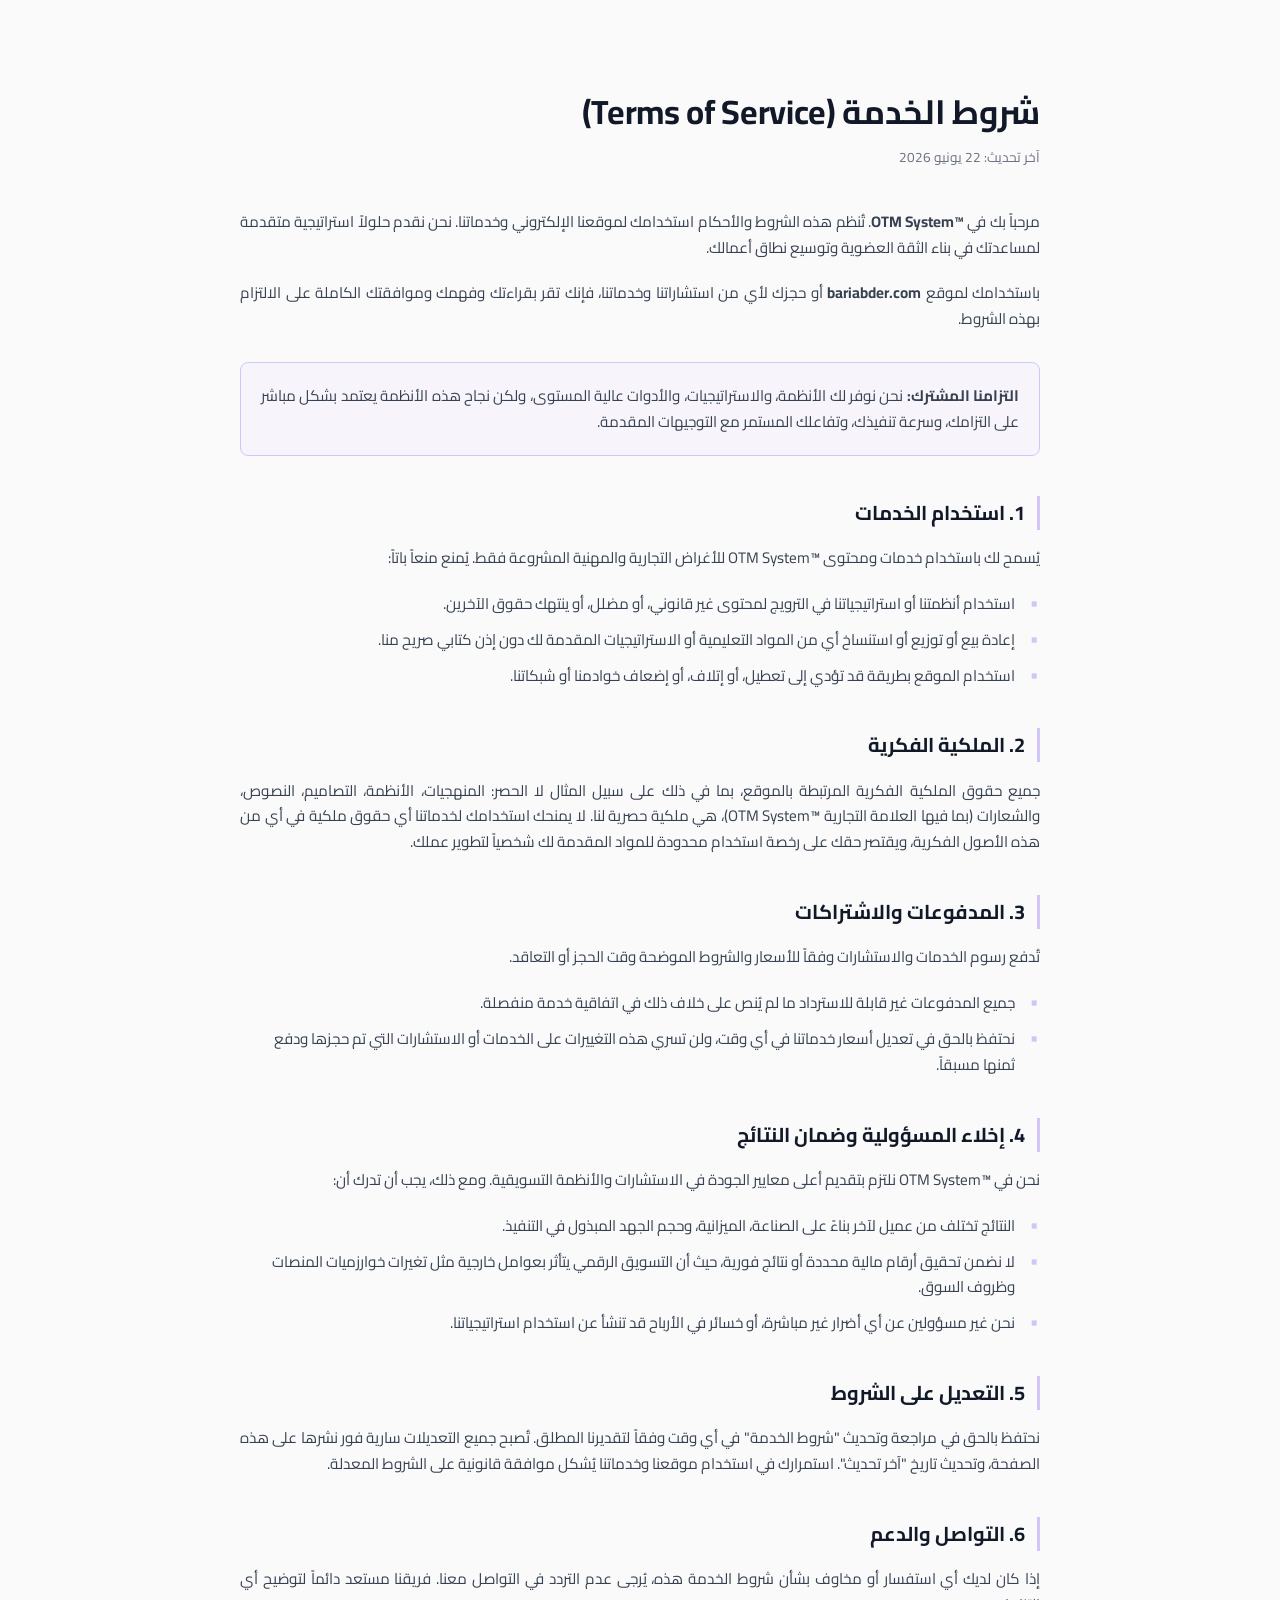
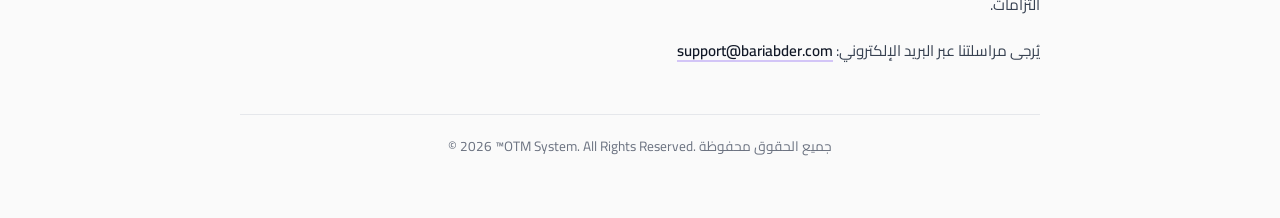
<file: idea/Terms-of-Service.html>
<!DOCTYPE html>
<html lang="ar" dir="rtl">
<head>
    <meta charset="UTF-8">
    <meta name="viewport" content="width=device-width, initial-scale=1.0">
    <title>شروط الخدمة | ™OTM System</title>
    <link rel="preconnect" href="https://fonts.googleapis.com">
    <link rel="preconnect" href="https://fonts.gstatic.com" crossorigin>
    <link href="https://fonts.googleapis.com/css2?family=Cairo:wght@400;600;700&display=swap" rel="stylesheet">
    
    <style>
        :root {
            --bg-color: #FAFAFA;
            --text-main: #111827;
            --text-body: #374151;
            --text-muted: #6B7280;
            --accent-color: #d3c5f7;
            --accent-hover: #b39ddb;
        }

        body {
            font-family: 'Cairo', sans-serif;
            background-color: var(--bg-color);
            color: var(--text-body);
            line-height: 1.7; 
            margin: 0;
            padding: 0;
            display: flex;
            justify-content: center;
            -webkit-font-smoothing: antialiased;
        }

        .container {
            max-width: 800px; 
            width: 100%;
            padding: 60px 24px;
        }

        .back-link {
            display: inline-flex;
            align-items: center;
            text-decoration: none;
            color: var(--text-main);
            background-color: var(--accent-color);
            font-weight: 600;
            font-size: 0.95rem; 
            margin-bottom: 40px;
            padding: 12px 24px;
            border-radius: 8px;
            transition: background-color 0.3s ease, transform 0.2s ease;
            box-shadow: 0 2px 4px rgba(0,0,0,0.05);
        }

        .back-link:hover {
            background-color: var(--accent-hover);
            color: var(--text-main);
            transform: translateY(-1px);
        }

        .back-link svg {
            width: 18px;
            height: 18px;
            margin-left: 10px;
        }

        h1 {
            font-size: 2.1rem; 
            color: var(--text-main);
            margin-bottom: 6px;
            font-weight: 700;
            letter-spacing: -0.01em;
        }

        .last-updated {
            color: var(--text-muted);
            font-size: 0.85rem; 
            margin-bottom: 40px;
            font-weight: 400;
        }

        .content {
            font-size: 0.95rem; 
        }

        .content p {
            margin-bottom: 20px;
            text-align: justify;
        }

        .content h3 {
            margin-top: 40px;
            margin-bottom: 14px;
            font-size: 1.25rem; 
            color: var(--text-main);
            border-right: 3px solid var(--accent-color);
            padding-right: 12px;
            font-weight: 700;
        }

        .content ul {
            margin-bottom: 20px;
            padding-right: 20px;
            list-style-type: none;
        }

        .content li {
            margin-bottom: 10px;
            position: relative;
            padding-right: 5px;
        }

        .content li::before {
            content: "•";
            color: var(--accent-color);
            font-weight: bold;
            display: inline-block; 
            width: 1em;
            position: absolute;
            right: -18px;
            font-size: 1.2rem;
            line-height: 1;
            top: 2px;
        }

        .footer-note {
            margin-top: 50px;
            padding-top: 20px;
            border-top: 1px solid #E5E7EB;
            font-size: 0.85rem;
            color: var(--text-muted);
            text-align: center;
            direction: ltr; 
        }
        
        a.support-link {
            color: var(--text-main);
            font-weight: 600;
            text-decoration: underline;
            text-decoration-color: var(--accent-color);
            text-decoration-thickness: 2px;
            text-underline-offset: 4px;
        }
        
        a.support-link:hover {
            color: var(--accent-hover);
        }

        .highlight-box {
            background-color: rgba(211, 197, 247, 0.1);
            border: 1px solid var(--accent-color);
            padding: 20px;
            border-radius: 8px;
            margin: 30px 0;
        }

        .highlight-box p {
            margin: 0;
        }

        @media (max-width: 600px) {
            h1 { font-size: 1.75rem; }
            .container { padding: 30px 20px; }
            .content { font-size: 0.9rem; }
            .back-link { width: 100%; justify-content: center; box-sizing: border-box; }
        }
    </style>
</head>
<body>

    <div class="container">
    

        <h1>شروط الخدمة (Terms of Service)</h1>
        <div class="last-updated">آخر تحديث: 22 يونيو 2026
</div>

        <div class="content">
            <p>
                مرحباً بك في <strong>™OTM System</strong>. تُنظم هذه الشروط والأحكام استخدامك لموقعنا الإلكتروني وخدماتنا. نحن نقدم حلولاً استراتيجية متقدمة لمساعدتك في بناء الثقة العضوية وتوسيع نطاق أعمالك. 
            </p>
            <p>
                باستخدامك لموقع <strong>bariabder.com</strong> أو حجزك لأي من استشاراتنا وخدماتنا، فإنك تقر بقراءتك وفهمك وموافقتك الكاملة على الالتزام بهذه الشروط.
            </p>

            <div class="highlight-box">
                <p><strong>التزامنا المشترك:</strong> نحن نوفر لك الأنظمة، والاستراتيجيات، والأدوات عالية المستوى، ولكن نجاح هذه الأنظمة يعتمد بشكل مباشر على التزامك، وسرعة تنفيذك، وتفاعلك المستمر مع التوجيهات المقدمة.</p>
            </div>

            <h3>1. استخدام الخدمات</h3>
            <p>
                يُسمح لك باستخدام خدمات ومحتوى ™OTM System للأغراض التجارية والمهنية المشروعة فقط. يُمنع منعاً باتاً:
            </p>
            <ul>
                <li>استخدام أنظمتنا أو استراتيجياتنا في الترويج لمحتوى غير قانوني، أو مضلل، أو ينتهك حقوق الآخرين.</li>
                <li>إعادة بيع أو توزيع أو استنساخ أي من المواد التعليمية أو الاستراتيجيات المقدمة لك دون إذن كتابي صريح منا.</li>
                <li>استخدام الموقع بطريقة قد تؤدي إلى تعطيل، أو إتلاف، أو إضعاف خوادمنا أو شبكاتنا.</li>
            </ul>

            <h3>2. الملكية الفكرية</h3>
            <p>
                جميع حقوق الملكية الفكرية المرتبطة بالموقع، بما في ذلك على سبيل المثال لا الحصر: المنهجيات، الأنظمة، التصاميم، النصوص، والشعارات (بما فيها العلامة التجارية ™OTM System)، هي ملكية حصرية لنا. لا يمنحك استخدامك لخدماتنا أي حقوق ملكية في أي من هذه الأصول الفكرية، ويقتصر حقك على رخصة استخدام محدودة للمواد المقدمة لك شخصياً لتطوير عملك.
            </p>

            <h3>3. المدفوعات والاشتراكات</h3>
            <p>
                تُدفع رسوم الخدمات والاستشارات وفقاً للأسعار والشروط الموضحة وقت الحجز أو التعاقد. 
            </p>
            <ul>
                <li>جميع المدفوعات غير قابلة للاسترداد ما لم يُنص على خلاف ذلك في اتفاقية خدمة منفصلة.</li>
                <li>نحتفظ بالحق في تعديل أسعار خدماتنا في أي وقت، ولن تسري هذه التغييرات على الخدمات أو الاستشارات التي تم حجزها ودفع ثمنها مسبقاً.</li>
            </ul>

            <h3>4. إخلاء المسؤولية وضمان النتائج</h3>
            <p>
                نحن في ™OTM System نلتزم بتقديم أعلى معايير الجودة في الاستشارات والأنظمة التسويقية. ومع ذلك، يجب أن تدرك أن:
            </p>
            <ul>
                <li>النتائج تختلف من عميل لآخر بناءً على الصناعة، الميزانية، وحجم الجهد المبذول في التنفيذ.</li>
                <li>لا نضمن تحقيق أرقام مالية محددة أو نتائج فورية، حيث أن التسويق الرقمي يتأثر بعوامل خارجية مثل تغيرات خوارزميات المنصات وظروف السوق.</li>
                <li>نحن غير مسؤولين عن أي أضرار غير مباشرة، أو خسائر في الأرباح قد تنشأ عن استخدام استراتيجياتنا.</li>
            </ul>

            <h3>5. التعديل على الشروط</h3>
            <p>
                نحتفظ بالحق في مراجعة وتحديث "شروط الخدمة" في أي وقت وفقاً لتقديرنا المطلق. تُصبح جميع التعديلات سارية فور نشرها على هذه الصفحة، وتحديث تاريخ "آخر تحديث". استمرارك في استخدام موقعنا وخدماتنا يُشكل موافقة قانونية على الشروط المعدلة.
            </p>

            <h3>6. التواصل والدعم</h3>
            <p>
                إذا كان لديك أي استفسار أو مخاوف بشأن شروط الخدمة هذه، يُرجى عدم التردد في التواصل معنا. فريقنا مستعد دائماً لتوضيح أي التزامات.
            </p>
            <p>
                يُرجى مراسلتنا عبر البريد الإلكتروني: <a href="mailto:support@bariabder.com" class="support-link">support@bariabder.com</a>
            </p>
        </div>

        <div class="footer-note">
            &copy; 2026 ™OTM System. All Rights Reserved. جميع الحقوق محفوظة
        </div>
    </div>

</body>
</html>
</file>
<file: idea/style.css>
/* =========================================================
   1. CORE VARIABLES & THEME SETUP
   ========================================================= */
*,
*::before,
*::after { 
  box-sizing: border-box; 
  margin: 0; 
  padding: 0; 
}

:root {
  /* Primary Accent & States */
  --accent: #4F47E5;
  --accent-hover: #4338CA;
  --accent-subtle: #EEF2FF;

  --bg-color: #fafafc;
  --surface: #ffffff;
  --surface-hover: #f5f5f7;

  --text-main: #1d1d1f;
  --text-muted: #6e6e73;
  --text-faint: #86868b;

  --border-light: #e5e5ea;
  --border-subtle: #f0f0f4;

  --radius-sm: 8px;
  --radius-md: 12px;
  --radius-lg: 20px;
  --radius-pill: 980px;

  --shadow-card: 0 4px 24px rgba(0, 0, 0, 0.04);
}

html { 
  scroll-behavior: smooth;
}

body {
  font-family: 'SF Arabic', -apple-system, BlinkMacSystemFont, 'SF Pro Text', 'Segoe UI', Roboto, sans-serif;
  background-color: var(--bg-color);
  color: var(--text-main);
  font-size: 14px;
  line-height: 1.5;
  min-height: 100vh;
  display: flex;
  flex-direction: column;
  align-items: center;
  direction: rtl;
  -webkit-font-smoothing: antialiased;
}

/* =========================================================
   2. FLOATING TOP NAVIGATION
   ========================================================= */
.top-nav-header {
  width: 100%;
  display: flex;
  justify-content: center;
  position: sticky;
  top: 16px;
  z-index: 100;
  padding: 0 1rem;
  margin-bottom: 0;
}

.top-nav-pill {
  background: rgba(255, 255, 255, 0.85);
  backdrop-filter: blur(20px);
  -webkit-backdrop-filter: blur(20px);
  border: 1px solid var(--border-light);
  border-radius: var(--radius-pill);
  padding: 5px 8px;
  display: flex;
  align-items: center;
  gap: 1.25rem;
  box-shadow: 0 2px 12px rgba(0, 0, 0, 0.03);
}

.nav-btn-cta {
  background: var(--accent);
  color: #ffffff;
  text-decoration: none;
  font-size: 0.78rem;
  font-weight: 700;
  padding: 0.4rem 1.15rem;
  border-radius: var(--radius-pill);
  transition: opacity 0.15s ease, background-color 0.15s ease;
}

.nav-btn-cta:hover {
  background: var(--accent-hover);
}

.nav-link-item {
  color: var(--text-muted);
  text-decoration: none;
  font-size: 0.8rem;
  font-weight: 600;
  transition: color 0.15s ease;
}

.nav-link-item:hover {
  color: var(--text-main);
}

.nav-badge-free {
  font-size: 0.74rem;
  font-weight: 700;
  color: var(--text-muted);
  background: var(--surface-hover);
  padding: 0.28rem 0.75rem;
  border-radius: var(--radius-pill);
  user-select: none;
}

/* =========================================================
   3. VERTICALLY CENTERED CONTAINER & CARD
   ========================================================= */
.container {
  width: 100%;
  max-width: 580px;
  margin: auto 0; /* Creates equal spacing above & below the card */
  padding: 1.5rem 1rem;
  display: flex;
  flex-direction: column;
  justify-content: center;
  z-index: 1;
}

#wizard-flow {
  width: 100%;
}

.wizard-card-container {
  background: var(--surface);
  border: 1px solid var(--border-light);
  border-radius: var(--radius-lg);
  padding: 1.85rem 2rem;
  box-shadow: var(--shadow-card);
}

/* Compact Header */
.main-header {
  text-align: center;
  margin-bottom: 1.25rem;
}

.main-header h1 {
  font-size: 1.3rem;
  font-weight: 900;
  line-height: 1.35;
  color: var(--text-main);
  letter-spacing: -0.02em;
}

.main-header h1 span {
  color: var(--accent);
}

.main-subtitle {
  font-size: 0.84rem;
  color: var(--text-muted);
  margin-top: 0.35rem;
  font-weight: 400;
}

/* Progress Bar */
.progress-bar {
  display: flex;
  gap: 4px;
  width: 100%;
  height: 3px;
  margin-bottom: 1.5rem;
}

.progress-segment {
  flex: 1;
  height: 100%;
  background-color: var(--border-light);
  border-radius: 2px;
  transition: background-color 0.2s ease;
}

.progress-segment.active {
  background: var(--accent);
}

/* Step Header */
.step-header {
  display: flex;
  justify-content: space-between;
  align-items: baseline;
  margin-bottom: 0.85rem;
}

.step-header h2 {
  font-size: 1.05rem;
  font-weight: 700;
  color: var(--text-main);
}

.step-num {
  font-size: 0.75rem;
  font-weight: 700;
  color: var(--text-faint);
  font-family: -apple-system, BlinkMacSystemFont, sans-serif;
}

/* Step Sections */
.step-section {
  display: none;
}

.step-section.active {
  display: block;
  animation: stepFade 0.2s ease-out;
}

@keyframes stepFade {
  from { opacity: 0; transform: translateY(3px); }
  to { opacity: 1; transform: translateY(0); }
}

/* 2x2 Option Grid */
.options-grid {
  display: grid;
  grid-template-columns: repeat(2, 1fr);
  gap: 8px;
}

.card-option {
  background: var(--surface);
  border: 1px solid var(--border-light);
  border-radius: var(--radius-md);
  padding: 0.75rem 0.9rem;
  cursor: pointer;
  text-align: right;
  transition: all 0.15s ease;
}

.card-option:hover {
  background: var(--surface-hover);
  border-color: #d1d1d6;
}

.card-option h3 {
  font-size: 0.88rem;
  font-weight: 700;
  margin-bottom: 0.15rem;
  color: var(--text-main);
}

.card-option p {
  font-size: 0.75rem;
  color: var(--text-muted);
}

.card-option.selected {
  border-color: var(--accent);
  background: var(--accent-subtle);
}

.card-option.selected h3 {
  color: var(--accent);
}

/* Form Inputs & Textareas */
.input-wrapper input[type="text"],
.input-wrapper textarea {
  width: 100%;
  font-family: inherit;
  font-size: 0.88rem;
  background: var(--surface);
  color: var(--text-main);
  border: 1px solid var(--border-light);
  border-radius: var(--radius-md);
  padding: 0.75rem 1rem;
  outline: none;
  transition: border-color 0.15s ease;
}

.input-wrapper textarea {
  min-height: 85px;
  resize: vertical;
}

.input-wrapper input:focus,
.input-wrapper textarea:focus {
  border-color: var(--accent);
}

.input-wrapper input::placeholder,
.input-wrapper textarea::placeholder {
  color: var(--text-faint);
}

/* Example Chips */
.examples-container {
  display: flex;
  flex-wrap: wrap;
  gap: 6px;
  margin-top: 0.85rem;
}

.example-tag {
  background: var(--surface-hover);
  color: var(--text-muted);
  padding: 0.35rem 0.75rem;
  border-radius: var(--radius-pill);
  font-size: 0.76rem;
  font-weight: 700;
  cursor: pointer;
  border: 1px solid transparent;
  transition: all 0.15s ease;
}

.example-tag:hover {
  color: var(--text-main);
  border-color: var(--border-light);
}

/* Action Footer */
.action-footer {
  display: flex;
  justify-content: space-between;
  align-items: center;
  margin-top: 1.4rem;
  padding-top: 1rem;
  border-top: 1px solid var(--border-subtle);
}

.btn-primary {
  background: var(--accent);
  color: #ffffff;
  border: none;
  font-family: inherit;
  font-weight: 700;
  font-size: 0.85rem;
  padding: 0.55rem 1.6rem;
  border-radius: var(--radius-pill);
  cursor: pointer;
  transition: background-color 0.15s ease, opacity 0.15s ease;
  margin-inline-start: auto;
}

.btn-primary.disabled {
  opacity: 0.35;
  cursor: not-allowed;
}

.btn-primary.ready:hover,
#generate:hover {
  background: var(--accent-hover);
}

.btn-secondary {
  background: none;
  border: none;
  color: var(--text-muted);
  font-family: inherit;
  font-weight: 600;
  font-size: 0.82rem;
  cursor: pointer;
  padding: 0.55rem 0.75rem;
}

.btn-secondary:hover {
  color: var(--text-main);
}

/* =========================================================
   4. MODAL OVERLAY
   ========================================================= */
.modal-overlay {
  position: fixed !important;
  inset: 0 !important;
  width: 100vw !important;
  height: 100vh !important;
  background: rgba(0, 0, 0, 0.4) !important;
  backdrop-filter: blur(10px) !important;
  -webkit-backdrop-filter: blur(10px) !important;
  display: flex !important;
  justify-content: center !important;
  align-items: center !important;
  z-index: 99999 !important;
  padding: 1rem !important;
}

.modal-card {
  background: var(--surface) !important;
  width: 100% !important;
  max-width: 400px !important;
  border-radius: var(--radius-lg) !important;
  box-shadow: 0 16px 40px rgba(0, 0, 0, 0.12) !important;
  border: 1px solid var(--border-light) !important;
  overflow: hidden !important;
  text-align: center !important;
}

.modal-header-block {
  padding: 1.4rem 1.25rem 0.5rem !important;
}

.modal-meta {
  font-size: 0.75rem !important;
  font-weight: 700 !important;
  color: var(--text-faint) !important;
}

.modal-header-block h2 {
  font-size: 1.15rem !important;
  font-weight: 800 !important;
  color: var(--text-main) !important;
  margin-top: 0.2rem !important;
}

.modal-body-block {
  padding: 0.75rem 1.4rem 1.4rem !important;
}

.modal-body-block p {
  font-size: 0.84rem !important;
  line-height: 1.5 !important;
  color: var(--text-muted) !important;
}

.modal-highlight {
  font-weight: 700 !important;
  color: var(--accent) !important;
  margin: 0.6rem 0 1.2rem !important;
}

button#close-modal-btn {
  width: 100% !important;
  font-family: inherit !important;
  background: var(--accent) !important;
  color: #ffffff !important;
  border: none !important;
  padding: 0.65rem 1.2rem !important;
  font-size: 0.85rem !important;
  font-weight: 700 !important;
  border-radius: var(--radius-pill) !important;
  cursor: pointer !important;
  transition: background-color 0.15s ease !important;
}

button#close-modal-btn:hover {
  background: var(--accent-hover) !important;
}

.modal-footer-note {
  font-size: 0.7rem !important;
  color: var(--text-faint) !important;
  margin-top: 0.85rem !important;
}

.modal-footer-note a {
  color: inherit !important;
  text-decoration: underline !important;
}

/* =========================================================
   5. RESULTS VIEW & PHONE MOCKUP
   ========================================================= */
#result {
  width: 100%;
  max-width: 780px;
  margin: 0 auto;
}

.concept-main-title-block {
  text-align: center;
  margin-bottom: 1.5rem;
}

.concept-eyebrow {
  font-size: 0.75rem;
  font-weight: 700;
  color: var(--accent);
  margin-bottom: 0.35rem;
  display: block;
}

.concept-main-title-block h2 {
  font-size: 1.25rem;
  font-weight: 800;
  color: var(--text-main);
}

.results-layout-grid {
  display: grid;
  grid-template-columns: 220px 1fr;
  gap: 20px;
  width: 100%;
  align-items: start;
}

.mockup-column {
  display: flex;
  flex-direction: column;
  align-items: center;
}

.phone-frame {
  position: relative;
  width: 100%;
  max-width: 200px;
  aspect-ratio: 9 / 17.5;
  background: #05050a;
  border-radius: 28px;
  padding: 8px;
  box-shadow: 0 10px 25px rgba(0, 0, 0, 0.15);
  border: 1px solid rgba(255, 255, 255, 0.1);
}

.phone-screen {
  position: relative;
  width: 100%;
  height: 100%;
  border-radius: 20px;
  overflow: hidden;
  background: linear-gradient(160deg, #1c1a26, #0c0b12 70%);
  display: flex;
  flex-direction: column;
  justify-content: space-between;
  padding: 0.75rem;
}

.phone-notch {
  position: absolute;
  top: 6px;
  left: 50%;
  transform: translateX(-50%);
  width: 32%;
  height: 12px;
  background: #05050a;
  border-radius: 8px;
  z-index: 3;
}

.phone-progress-dots {
  display: flex;
  gap: 4px;
  justify-content: center;
  z-index: 2;
}

.phone-progress-dots span {
  flex: 1;
  height: 2px;
  background: rgba(255, 255, 255, 0.25);
  border-radius: 2px;
}

.phone-progress-dots span.filled { 
  background: #ffffff; 
}

.phone-play-btn {
  position: absolute;
  top: 50%;
  left: 50%;
  transform: translate(-50%, -50%);
  width: 38px;
  height: 38px;
  border-radius: 50%;
  background: rgba(255, 255, 255, 0.15);
  border: 1px solid rgba(255, 255, 255, 0.2);
  display: flex;
  align-items: center;
  justify-content: center;
  color: #fff;
  font-size: 0.85rem;
  backdrop-filter: blur(4px);
  z-index: 1;
}

.phone-hook-wrapper {
  position: absolute;
  top: 28%;
  left: 8px;
  right: 8px;
  text-align: center;
  z-index: 2;
}

.phone-hook-text {
  font-size: 0.82rem;
  line-height: 1.35;
  font-weight: 700;
  color: #ffffff;
}

.phone-bottom-meta {
  margin-top: auto;
  width: 100%;
  z-index: 2;
}

.phone-caption {
  font-size: 0.7rem;
  color: rgba(255, 255, 255, 0.9);
  background: rgba(0, 0, 0, 0.45);
  padding: 0.4rem 0.55rem;
  border-radius: 6px;
  text-align: center;
  backdrop-filter: blur(4px);
}

.result-actions {
  display: flex;
  flex-direction: column;
  gap: 0.5rem;
  width: 100%;
  max-width: 200px;
  margin-top: 0.8rem;
}

.action-icon-btn {
  cursor: pointer;
  font-family: inherit;
  font-weight: 700;
  font-size: 0.78rem;
  padding: 0.55rem 0.85rem;
  border-radius: var(--radius-sm);
  border: 1px solid var(--border-light);
  background: var(--surface);
  color: var(--text-main);
  text-align: center;
  transition: all 0.15s ease;
}

.action-icon-btn.dark-pill {
  background: var(--accent);
  color: #ffffff;
  border: none;
}

.action-icon-btn.outline {
  background: transparent;
  border-color: var(--accent);
  color: var(--accent);
}

.action-icon-btn:hover { 
  transform: translateY(-1px); 
}

.content-column {
  display: flex;
  flex-direction: column;
  gap: 10px;
}

.result-card {
  background: var(--surface);
  border: 1px solid var(--border-light);
  border-radius: var(--radius-md);
  padding: 0.9rem 1.15rem;
  box-shadow: var(--shadow-card);
}

.result-card-title {
  font-size: 0.9rem;
  font-weight: 700;
  margin-bottom: 0.5rem;
}

.hook-row {
  background: var(--surface-hover);
  padding: 0.65rem 0.8rem;
  border-radius: var(--radius-sm);
  margin-bottom: 6px;
}

.hook-row:last-child { 
  margin-bottom: 0; 
}

.hook-row label {
  font-size: 0.65rem;
  color: var(--text-faint);
  display: block;
  margin-bottom: 0.15rem;
}

.hook-row p {
  font-size: 0.84rem;
  font-weight: 700;
}

.hook-row p.spoken {
  font-weight: 400;
  color: var(--text-muted);
}

.script-steps-stack {
  display: flex;
  flex-direction: column;
  gap: 6px;
}

.script-step-row {
  display: flex;
  align-items: center;
  gap: 10px;
  background: var(--surface-hover);
  border-radius: var(--radius-sm);
  padding: 0.65rem 0.8rem;
}

.script-step-row .step-body-text {
  font-size: 0.84rem;
  color: var(--text-main);
  flex: 1;
}

.step-tag {
  font-size: 0.7rem;
  font-weight: 700;
  padding: 0.25rem 0.5rem;
  border-radius: 4px;
  white-space: nowrap;
}

.step-tag.problem { background: rgba(239, 68, 68, 0.1); color: #EF4444; }
.step-tag.solution { background: rgba(79, 71, 229, 0.1); color: var(--accent); }
.step-tag.payoff { background: rgba(16, 185, 129, 0.1); color: #10B981; }

.filming-tips {
  background: var(--surface-hover);
  border: 1px solid var(--border-light);
  border-radius: var(--radius-md);
  padding: 0.75rem 1rem;
  text-align: center;
}

.filming-tips .eyebrow {
  font-size: 0.65rem;
  color: var(--text-muted);
  font-weight: 700;
  display: block;
  margin-bottom: 0.2rem;
}

.filming-tips p {
  font-size: 0.82rem;
  color: var(--text-main);
  font-weight: 600;
}

/* =========================================================
   6. SITE FOOTER
   ========================================================= */
.site-footer {
  margin-top: 0;
  width: 100%;
  border-top: 1px solid var(--border-light);
  padding: 2rem 1.5rem 1.75rem;
  background: var(--surface);
}

.footer-container {
  max-width: 860px;
  margin: 0 auto;
  display: flex;
  flex-direction: column;
}

.footer-top-row {
  display: flex;
  justify-content: space-between;
  align-items: center;
  margin-bottom: 1.2rem;
}

.footer-slogan {
  font-family: 'Playfair Display', serif;
  font-style: italic;
  font-size: 1.1rem;
  font-weight: 600;
  color: var(--text-main);
}

.footer-socials {
  display: flex;
  align-items: center;
  gap: 14px;
}

.footer-socials a {
  color: var(--text-muted);
  display: flex;
  transition: color 0.15s ease;
}

.footer-socials a:hover {
  color: var(--text-main);
}

.footer-divider {
  width: 100%;
  height: 1px;
  background: var(--border-subtle);
  margin-bottom: 1rem;
}

.footer-disclaimer {
  font-size: 0.72rem;
  line-height: 1.6;
  color: var(--text-faint);
  text-align: center;
  margin-bottom: 1.2rem;
}

.footer-bottom-row {
  display: flex;
  justify-content: space-between;
  align-items: center;
  font-size: 0.74rem;
  color: var(--text-faint);
}

.footer-copy {
  color: var(--text-faint);
}

.footer-contact-legal {
  display: flex;
  align-items: center;
  gap: 8px;
}

.footer-contact-legal a {
  color: var(--text-faint);
  text-decoration: none;
  transition: color 0.15s ease;
}

.footer-contact-legal a:hover {
  color: var(--text-main);
}

.footer-email {
  font-family: -apple-system, BlinkMacSystemFont, monospace;
}

.dot-sep {
  opacity: 0.5;
}

/* =========================================================
   7. RESPONSIVE
   ========================================================= */
@media (max-width: 768px) {
  .results-layout-grid {
    grid-template-columns: 1fr;
  }
  .mockup-column {
    order: 2;
  }
}

@media (max-width: 600px) {
  .wizard-card-container {
    padding: 1.35rem 1.15rem;
  }

  .options-grid {
    grid-template-columns: 1fr;
  }

  .footer-top-row {
    flex-direction: column;
    gap: 0.85rem;
    align-items: center;
  }

  .footer-bottom-row {
    flex-direction: column;
    gap: 0.65rem;
    text-align: center;
  }
}
</file>
<file: style.css>
wistia-player[media-id='49ixtifad7']:not(:defined) {
  background: center / contain no-repeat url('https://fast.wistia.com/embed/medias/49ixtifad7/swatch');
  display: block;
  filter: blur(5px);
  padding-top: 56.25%;
}

@property --beam-angle {
  syntax: '<angle>';
  inherits: false;
  initial-value: 0deg;
}

@keyframes clockwiseBorderBeam {
  0% {
    --beam-angle: 0deg;
  }
  100% {
    --beam-angle: 360deg;
  }
}

:root {
  --bg-base: #5048E2;
  --bg-surface: #5D55DF;
  --bg-surface-elevated: #6860E8;
  
  --color-text-white: #FFFFFF;
  --color-text-dim: rgba(255, 255, 255, 0.88);
  --color-text-muted: rgba(255, 255, 255, 0.7);

  --border-light: rgba(255, 255, 255, 0.16);
  --border-subtle: rgba(255, 255, 255, 0.08);

  --radius-sm: 8px;
  --radius-md: 16px;
  --radius-lg: 24px;
  --radius-xl: 20px;
  --radius-pill: 9999px;

  --container-max: 900px;
  --ease-out: cubic-bezier(0.16, 1, 0.3, 1);
}

*, *::before, *::after {
  box-sizing: border-box;
  margin: 0;
  padding: 0;
}

html {
  scroll-behavior: smooth;
  background-color: var(--bg-base);
}

body {
  background-color: var(--bg-base);
  color: var(--color-text-white);
  font-family: 'IBM Plex Sans Arabic', -apple-system, sans-serif;
  line-height: 1.65;
  -webkit-font-smoothing: antialiased;
  overflow-x: hidden;
  font-size: 16px;
}

.container {
  max-width: var(--container-max);
  margin: 0 auto;
  padding: 0 20px;
}

.section-wrap {
  padding: 90px 0;
  border-bottom: 1px solid var(--border-subtle);
}

@property --beam-angle {
  syntax: '<angle>';
  inherits: false;
  initial-value: 0deg;
}

@keyframes clockwiseBorderBeam {
  0% {
    --beam-angle: 0deg;
  }
  100% {
    --beam-angle: 360deg;
  }
}


.btn-main {
  position: relative;
  z-index: 1;
  isolation: isolate;
  display: inline-flex;
  align-items: center;
  justify-content: center;
  gap: 8px;
  background: rgba(255, 255, 255, 0.12);
  color: #FFFFFF;
  padding: 12px 28px;
  border-radius: 9999px;
  font-family: 'IBM Plex Sans Arabic', -apple-system, BlinkMacSystemFont, "Segoe UI", Roboto, sans-serif;
  font-size: 15px;
  font-weight: 700;
  text-decoration: none;

  border: 1px solid rgba(255, 255, 255, 0.2);
  backdrop-filter: blur(14px);
  -webkit-backdrop-filter: blur(14px);
  box-shadow: 0 4px 14px rgba(0, 0, 0, 0.18);
  cursor: pointer;
  transition: transform 0.25s cubic-bezier(0.16, 1, 0.3, 1), 
              background 0.25s ease, 
              border-color 0.25s ease, 
              box-shadow 0.25s ease;
}

/* Animated Clockwise Rotating Border Stroke */
.btn-main::before {
  content: "";
  position: absolute;
  inset: -1.5px;
  border-radius: inherit;
  padding: 1.5px;
  background: conic-gradient(
    from var(--beam-angle),
    transparent 0deg,
    rgba(255, 255, 255, 0.05) 90deg,
    rgba(255, 255, 255, 0.85) 180deg,
    rgba(165, 180, 252, 1) 220deg,
    transparent 270deg
  );
  -webkit-mask: linear-gradient(#fff 0 0) content-box, linear-gradient(#fff 0 0);
  mask: linear-gradient(#fff 0 0) content-box, linear-gradient(#fff 0 0);
  -webkit-mask-composite: xor;
  mask-composite: exclude;
  animation: clockwiseBorderBeam 4s linear infinite;
  pointer-events: none;
  z-index: -1;
}

/* Soft Glowing Back-Aura */
.btn-main::after {
  content: "";
  position: absolute;
  inset: -3px;
  border-radius: inherit;
  background: conic-gradient(
    from var(--beam-angle),
    transparent 120deg,
    rgba(255, 255, 255, 0.3) 180deg,
    rgba(129, 140, 248, 0.45) 220deg,
    transparent 280deg
  );
  filter: blur(8px);
  opacity: 0.7;
  animation: clockwiseBorderBeam 4s linear infinite;
  pointer-events: none;
  z-index: -2;
  transition: opacity 0.3s ease;
}

/* Hover States */
.btn-main:hover {
  background: rgba(255, 255, 255, 0.22);
  border-color: rgba(255, 255, 255, 0.4);
  transform: translateY(-1px) scale(1.02);
  box-shadow: 0 8px 24px rgba(0, 0, 0, 0.25);
}

.btn-main:hover::after {
  opacity: 1;
  filter: blur(10px);
}
.font-light { font-weight: 300; opacity: 0.9; }
.font-bold { font-weight: 700; }

.title-with-icon {
  display: flex;
  align-items: center;
  gap: 14px;
  margin-bottom: 16px;
}

.airbnb-icon {
  width: 48px;
  height: 48px;
  min-width: 48px;
  border-radius: 12px;
  background: rgba(255, 255, 255, 0.15);
  border: 1px solid var(--border-light);
  display: flex;
  align-items: center;
  justify-content: center;
  color: #FFFFFF;
}

.airbnb-icon svg {
  width: 24px;
  height: 24px;
  fill: currentColor;
}

.hero-wrap {
  padding: 80px 0 50px 0;
  text-align: center;
}

.hero-headline {
  font-size: clamp(34px, 4.6vw, 52px);
  line-height: 1.25;
  margin-bottom: 20px;
}

.hero-subheadline {
  font-size: clamp(17px, 1.9vw, 19px);
  color: var(--color-text-dim);
  line-height: 1.75;
  max-width: 700px;
  margin: 0 auto 36px auto;
}

.panoramic-box {
  background: var(--bg-surface);
  border: 1px solid var(--border-light);
  border-radius: var(--radius-lg);
  padding: 36px 28px;
  margin-top: 40px;
  display: flex;
  align-items: center;
  justify-content: space-between;
  gap: 28px;
  box-shadow: 0 20px 40px rgba(0, 0, 0, 0.15);
}

.post-card-preview {
  background: rgba(80, 72, 226, 0.75);
  border: 1px solid var(--border-light);
  border-radius: var(--radius-md);
  padding: 22px 24px;
  text-align: right;
  max-width: 420px;
  width: 100%;
}

.post-header {
  display: flex;
  align-items: center;
  gap: 12px;
  margin-bottom: 14px;
}

.post-avatar-img {
  width: 46px;
  height: 46px;
  border-radius: 50%;
  object-fit: cover;
  border: 2px solid rgba(255, 255, 255, 0.85);
  flex-shrink: 0;
  background: var(--bg-base);
}

.post-author-name {
  font-weight: 700;
  font-size: 16px;
  color: #FFFFFF;
  line-height: 1.2;
}

.post-author-handle {
  font-size: 13.5px;
  color: var(--color-text-muted);
  margin-top: 3px;
}

.post-quote-text {
  font-size: 15px;
  color: var(--color-text-dim);
  line-height: 1.7;
}

.video-card-portrait {
  position: relative;
  width: 260px;
  height: 310px;
  min-width: 260px;
  border-radius: var(--radius-md);
  overflow: hidden;
  cursor: pointer;
  border: 1px solid var(--border-light);
  background-color: #0E121B;
  display: flex;
  align-items: center;
  justify-content: center;
  transition: transform 0.25s var(--ease-out);
  box-shadow: 0 16px 36px rgba(0, 0, 0, 0.3);
}

.video-poster-img {
  position: absolute;
  inset: 0;
  width: 100%;
  height: 100%;
  object-fit: cover;
  z-index: 1;
}

.video-overlay-tint {
  position: absolute;
  inset: 0;
  background: rgba(0, 0, 0, 0.35);
  z-index: 2;
  transition: background 0.2s ease;
}

.video-card-portrait:hover .video-overlay-tint {
  background: rgba(0, 0, 0, 0.2);
}

.video-card-portrait:hover {
  transform: scale(1.02);
}

.play-btn-circle {
  position: relative;
  z-index: 3;
  width: 58px;
  height: 58px;
  border-radius: 50%;
  background: rgba(255, 255, 255, 0.25);
  backdrop-filter: blur(8px);
  -webkit-backdrop-filter: blur(8px);
  border: 1px solid rgba(255, 255, 255, 0.6);
  display: flex;
  align-items: center;
  justify-content: center;
  pointer-events: none;
}

.play-btn-circle svg {
  width: 22px;
  height: 22px;
  fill: #FFFFFF;
  transform: translateX(-1px);
}

.problem-grid {
  display: grid;
  grid-template-columns: repeat(2, 1fr);
  gap: 18px;
  margin-top: 32px;
}

.problem-item {
  background: var(--bg-surface);
  border: 1px solid var(--border-subtle);
  border-radius: var(--radius-md);
  padding: 24px;
}

.problem-item h3 {
  font-size: 17.5px;
  font-weight: 600;
  margin-bottom: 8px;
}

.problem-item p {
  font-size: 15px;
  color: var(--color-text-dim);
  line-height: 1.7;
}

.problem-conclusion {
  margin-top: 28px;
  padding: 20px 24px;
  background: var(--bg-surface-elevated);
  border-right: 4px solid #FFFFFF;
  border-radius: 0 var(--radius-sm) var(--radius-sm) 0;
  font-size: 16px;
  line-height: 1.7;
}

.solution-panel {
  background: var(--bg-surface);
  border: 1px solid var(--border-light);
  border-radius: var(--radius-lg);
  padding: 40px;
  display: flex;
  align-items: center;
  gap: 36px;
}

.solution-content {
  flex: 1;
}

.solution-img-visual {
  width: 150px;
  min-width: 150px;
  height: 150px;
  border-radius: var(--radius-md);
  background: rgba(255, 255, 255, 0.08);
  border: 1px dashed var(--border-light);
  display: flex;
  align-items: center;
  justify-content: center;
  color: var(--color-text-muted);
}

.solution-panel h2 {
  font-size: clamp(23px, 2.8vw, 32px);
  line-height: 1.35;
  margin-bottom: 16px;
}

.solution-panel p {
  font-size: 16px;
  color: var(--color-text-dim);
  line-height: 1.75;
  margin-bottom: 14px;
}

.wave-pipeline-wrap {
  position: relative;
  margin-top: 48px;
  padding: 20px 0;
}

.wave-svg-container {
  position: absolute;
  top: 50%;
  left: 0;
  width: 100%;
  transform: translateY(-50%);
  pointer-events: none;
  z-index: 1;
}

.wave-path-line {
  fill: none;
  stroke: rgba(255, 255, 255, 0.35);
  stroke-width: 3;
  stroke-linecap: round;
}

.wave-steps-grid {
  position: relative;
  z-index: 2;
  display: grid;
  grid-template-columns: repeat(4, 1fr);
  gap: 18px;
}

.wave-step-column {
  display: flex;
  flex-direction: column;
  align-items: center;
  text-align: center;
  position: relative;
}

.wave-step-column.pos-top {
  justify-content: flex-start;
  padding-bottom: 50px;
}

.wave-step-column.pos-bottom {
  justify-content: flex-end;
  padding-top: 50px;
}

.wave-node-icon {
  width: 58px;
  height: 58px;
  background: #FFFFFF;
  border-radius: 16px;
  display: flex;
  align-items: center;
  justify-content: center;
  color: var(--bg-base);
  box-shadow: 0 10px 24px rgba(0, 0, 0, 0.2);
  z-index: 3;
  transition: transform 0.2s ease;
}

.wave-step-column:hover .wave-node-icon {
  transform: scale(1.06);
}

.wave-node-icon svg {
  width: 26px;
  height: 26px;
  fill: currentColor;
}

.wave-content-box {
  position: relative;
  margin-top: 16px;
}

.wave-step-column.pos-top .wave-content-box {
  margin-top: 0;
  margin-bottom: 16px;
}

.watermark-number {
  position: absolute;
  font-size: 76px;
  font-weight: 700;
  line-height: 1;
  color: rgba(255, 255, 255, 0.12);
  pointer-events: none;
  z-index: 0;
  user-select: none;
}

.wave-step-column.pos-top .watermark-number {
  top: -14px;
  left: 10px;
}

.wave-step-column.pos-bottom .watermark-number {
  top: -18px;
  left: 10px;
}

.wave-content-box h3 {
  font-size: 17.5px;
  font-weight: 700;
  margin-bottom: 8px;
  position: relative;
  z-index: 1;
}

.wave-content-box p {
  font-size: 14.5px;
  color: var(--color-text-dim);
  line-height: 1.65;
  position: relative;
  z-index: 1;
}

.fit-grid {
  display: grid;
  grid-template-columns: 1fr 1fr;
  gap: 18px;
  margin-top: 32px;
}

.fit-card {
  border-radius: var(--radius-md);
  padding: 28px;
  background: var(--bg-surface);
  border: 1px solid var(--border-subtle);
}

.fit-card h3 {
  font-size: 18.5px;
  font-weight: 600;
  margin-bottom: 18px;
}

.fit-list {
  list-style: none;
  display: flex;
  flex-direction: column;
  gap: 12px;
  font-size: 15px;
  color: var(--color-text-dim);
}

.fit-list li {
  display: flex;
  align-items: flex-start;
  gap: 10px;
  line-height: 1.7;
}

.fit-card.positive .fit-list li::before {
  content: "✓";
  color: #FFFFFF;
  font-weight: 700;
}

.fit-card.negative .fit-list li::before {
  content: "✕";
  color: var(--color-text-muted);
  font-weight: 700;
}

.proof-section {
  padding: 80px 0;
  border-bottom: 1px solid var(--border-subtle);
}

.small-video-testimonials-grid {
  display: flex;
  justify-content: center;
  align-items: center;
  gap: 20px;
  max-width: 560px;
  margin: 0 auto 36px;
  padding: 0 16px;
}

.small-video-testimonial-card {
  flex: 1;
  max-width: 225px;
  aspect-ratio: 9 / 16;
  background: transparent !important;
  border: 1px solid var(--border-light);
  border-radius: var(--radius-xl);
  overflow: hidden;
  box-shadow: 0 12px 30px rgba(0, 0, 0, 0.2);
  position: relative;
}

.small-video-testimonial-card wistia-player {
  width: 100% !important;
  height: 100% !important;
  display: block;
  border-radius: inherit;
  overflow: hidden;
  background-color: transparent !important;
}

.small-video-testimonial-card wistia-player::part(container) {
  border-radius: var(--radius-xl);
  background: transparent !important;
}

.testimonials-marquee-wrapper {
  max-width: 900px;
  margin: 30px auto 0;
  overflow: hidden;
  position: relative;
  mask-image: linear-gradient(to right, transparent, black 10%, black 90%, transparent);
  -webkit-mask-image: linear-gradient(to right, transparent, black 10%, black 90%, transparent);
}

.testimonials-track {
  display: flex;
  gap: 18px;
  width: max-content;
  animation: slowScrollMarquee 45s linear infinite;
}

.testimonials-track:hover {
  animation-play-state: paused;
}

@keyframes slowScrollMarquee {
  0% { transform: translateX(0); }
  100% { transform: translateX(50%); }
}

.custom-proof-box {
  width: 320px;
  min-height: 200px;
  background: var(--bg-surface);
  border: 1px solid var(--border-light);
  border-radius: var(--radius-xl);
  padding: 24px;
  display: flex;
  flex-direction: column;
  justify-content: space-between;
  box-shadow: 0 10px 24px rgba(0, 0, 0, 0.12);
  flex-shrink: 0;
  text-align: right;
  backdrop-filter: blur(14px);
  -webkit-backdrop-filter: blur(14px);
}

.custom-proof-box p {
  font-size: 14px;
  line-height: 1.7;
  color: var(--color-text-dim);
}

.custom-review-author {
  display: flex;
  align-items: center;
  gap: 12px;
  margin-top: 16px;
  border-top: 1px solid var(--border-subtle);
  padding-top: 12px;
}

.custom-review-avatar {
  border-radius: 50%;
  object-fit: cover;
  aspect-ratio: 1 / 1;
  width: 48px;  
  height: 48px;
  display: block;
}

.custom-review-info strong {
  font-size: 14px;
  color: #FFFFFF;
  display: block;
}

.custom-review-info span {
  font-size: 12px;
  color: var(--color-text-muted);
  display: block;
}

.faq-list {
  display: flex;
  flex-direction: column;
  gap: 12px;
  margin-top: 28px;
}

.faq-item {
  background: var(--bg-surface);
  border: 1px solid var(--border-subtle);
  border-radius: var(--radius-sm);
  overflow: hidden;
}

.faq-question {
  width: 100%;
  padding: 18px 22px;
  text-align: right;
  background: none;
  border: none;
  color: #FFFFFF;
  font-size: 16.5px;
  font-weight: 600;
  font-family: inherit;
  cursor: pointer;
  display: flex;
  justify-content: space-between;
  align-items: center;
}

.faq-icon {
  font-size: 18px;
  color: var(--color-text-dim);
  transition: transform 0.2s ease;
}

.faq-item.active .faq-icon {
  transform: rotate(45deg);
}

.faq-answer {
  padding: 0 22px 18px 22px;
  font-size: 15px;
  color: var(--color-text-dim);
  line-height: 1.7;
  display: none;
}

.faq-item.active .faq-answer {
  display: block;
}

.final-cta {
  background: var(--bg-surface);
  text-align: center;
  padding: 80px 0;
}

.final-cta h2 {
  font-size: clamp(26px, 3.2vw, 36px);
  margin-bottom: 14px;
}

.final-cta p {
  font-size: 16.5px;
  color: var(--color-text-dim);
  margin-bottom: 28px;
  line-height: 1.7;
}

.site-footer {
  background: var(--bg-base);
  border-top: 1px solid var(--border-subtle);
  padding: 38px 0;
  font-size: 13.5px;
  color: var(--color-text-muted);
  direction: rtl;
}

.footer-inner-content {
  display: flex;
  align-items: center;
  justify-content: space-between;
  flex-wrap: wrap;
  gap: 16px;
}

.footer-links-group {
  display: flex;
  align-items: center;
  gap: 20px;
  flex-wrap: wrap;
}

.footer-link-subtle {
  color: var(--color-text-muted);
  font-size: 13px;
  transition: color 0.2s ease;
}

.footer-link-subtle:hover {
  color: #FFFFFF;
}

.footer-divider {
  opacity: 0.35;
  font-size: 11px;
}

.overlay-modal {
  position: fixed;
  inset: 0;
  z-index: 999;
  background: rgba(0, 0, 0, 0.5);
  backdrop-filter: blur(4px);
  -webkit-backdrop-filter: blur(4px);
  display: none;
  align-items: center;
  justify-content: center;
  opacity: 0;
  pointer-events: none;
  transition: opacity 0.25s var(--ease-out);
  cursor: pointer;
  padding: 20px;
}

.overlay-modal.active {
  display: flex;
  opacity: 1;
  pointer-events: auto;
}

.video-theater {
  position: relative;
  width: 100%;
  max-width: 820px;
  background: #000;
  border-radius: var(--radius-lg);
  box-shadow: 0 20px 50px rgba(0, 0, 0, 0.45);
  cursor: default;
  overflow: hidden;
  transform: scale(0.96);
  transition: transform 0.25s var(--ease-out);
}

.overlay-modal.active .video-theater {
  transform: scale(1);
}

@media (max-width: 820px) {
  .wave-svg-container {
    display: none;
  }
  .wave-steps-grid {
    grid-template-columns: 1fr;
    gap: 20px;
  }
  .wave-step-column.pos-top,
  .wave-step-column.pos-bottom {
    padding: 0;
    flex-direction: row;
    text-align: right;
    gap: 16px;
    background: var(--bg-surface);
    border: 1px solid var(--border-subtle);
    border-radius: var(--radius-md);
    padding: 20px;
  }
  .wave-step-column.pos-top .wave-content-box {
    margin: 0;
  }
  .wave-content-box {
    margin: 0;
  }
  .watermark-number {
    display: none;
  }
  .panoramic-box {
    flex-direction: column;
  }
  .video-card-portrait {
    width: 100%;
    height: 240px;
  }
  .solution-panel {
</file>
